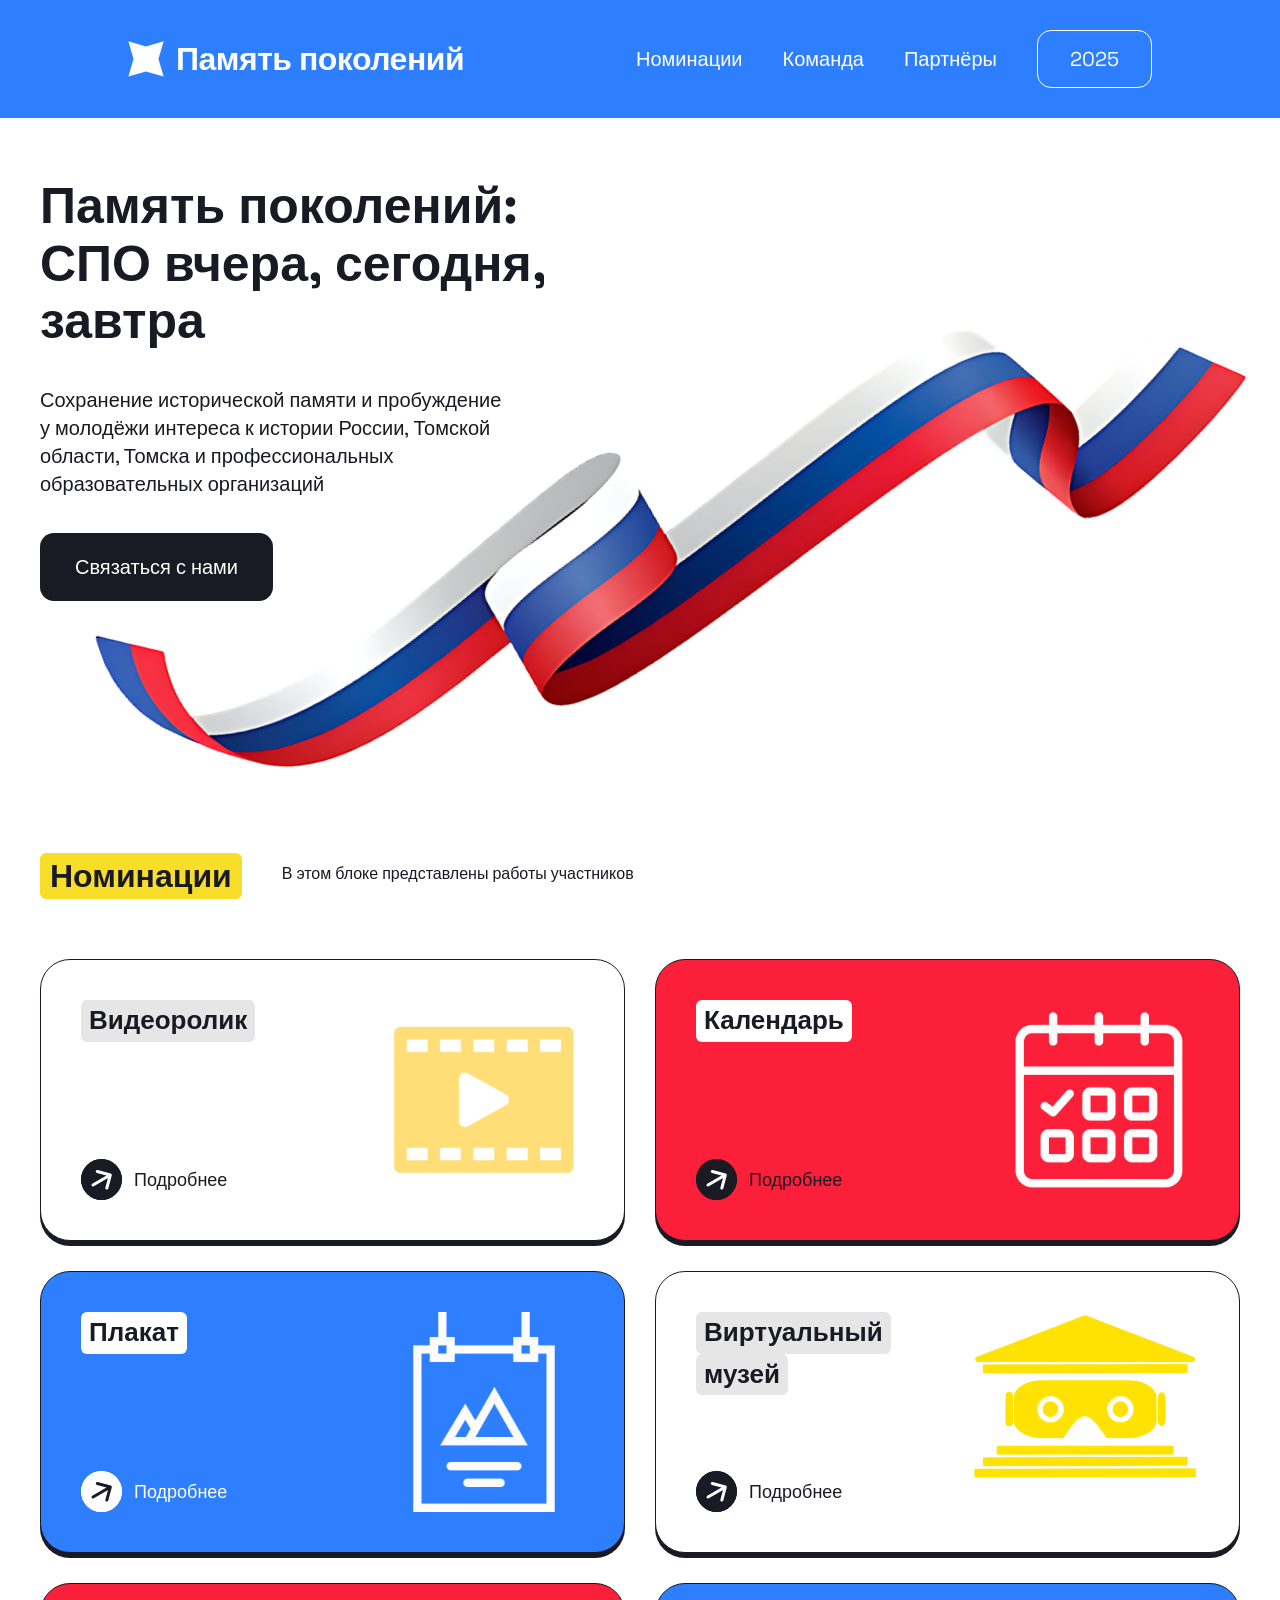
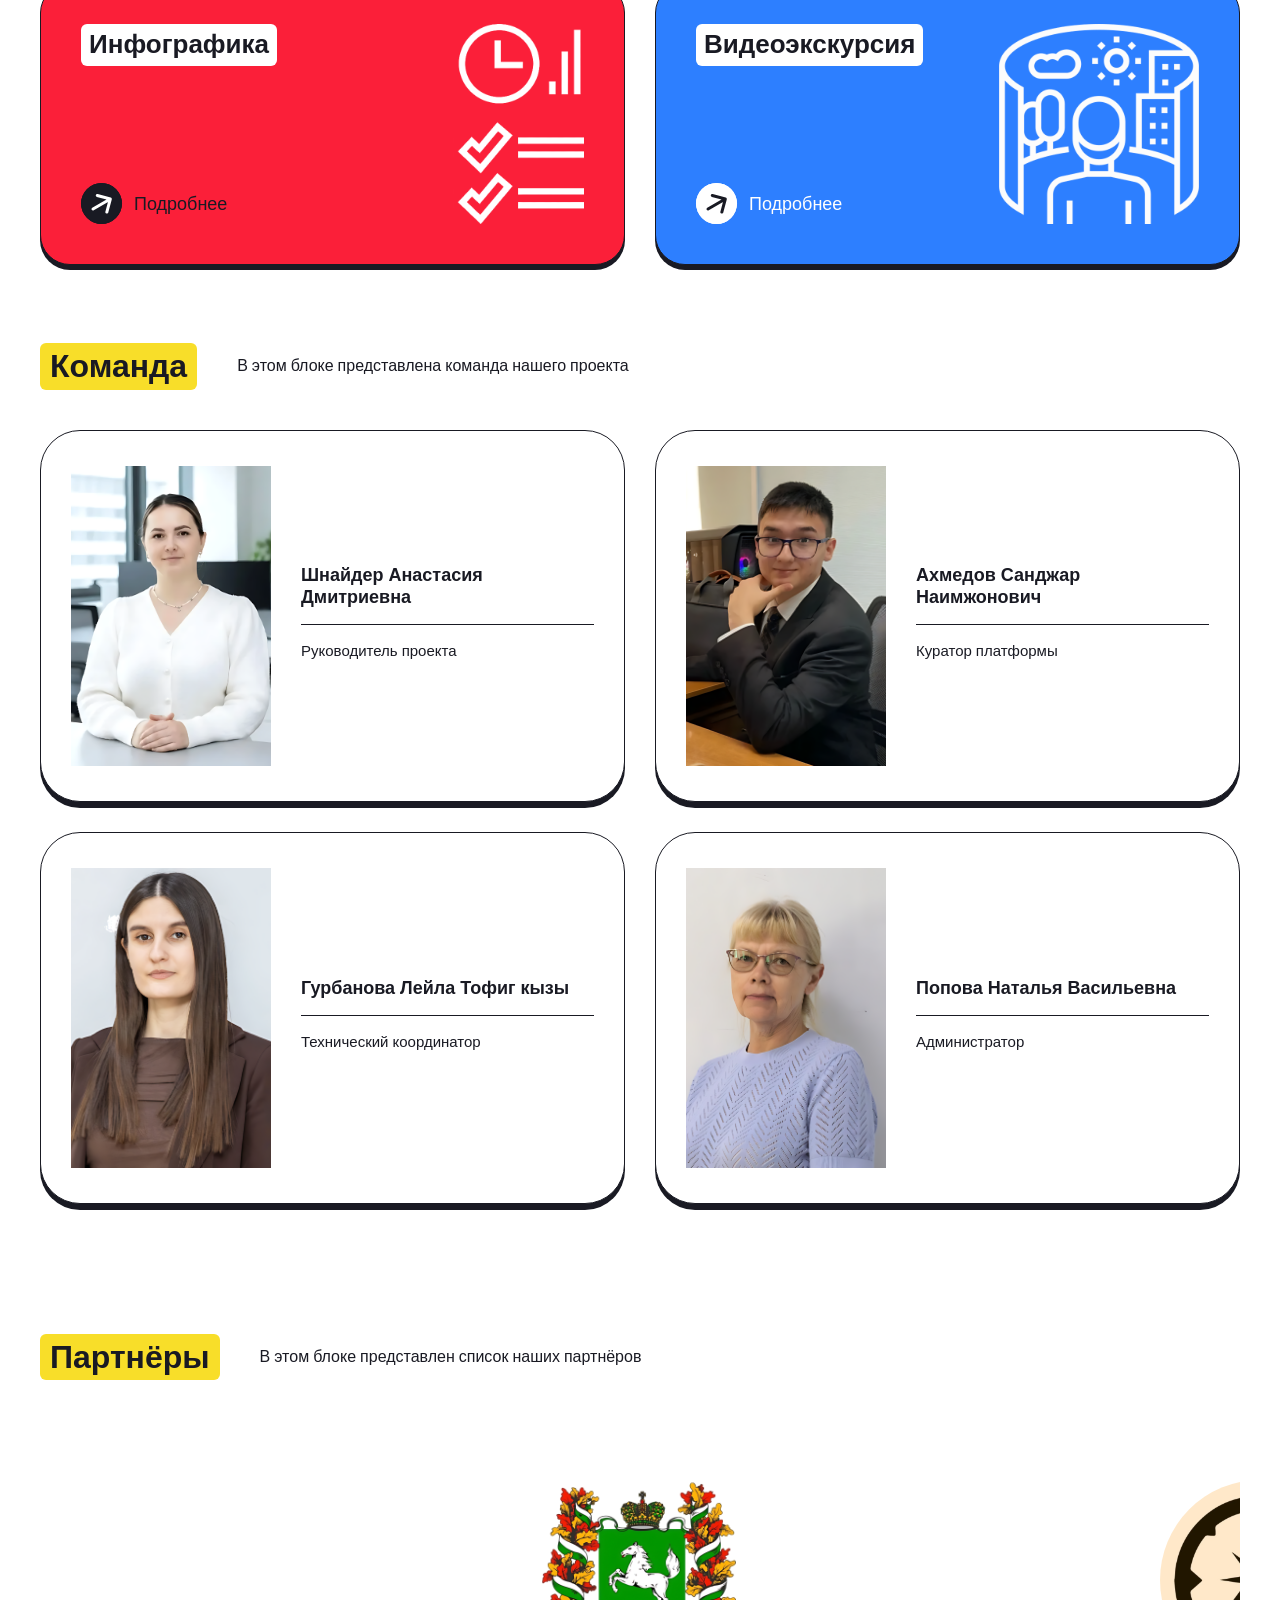
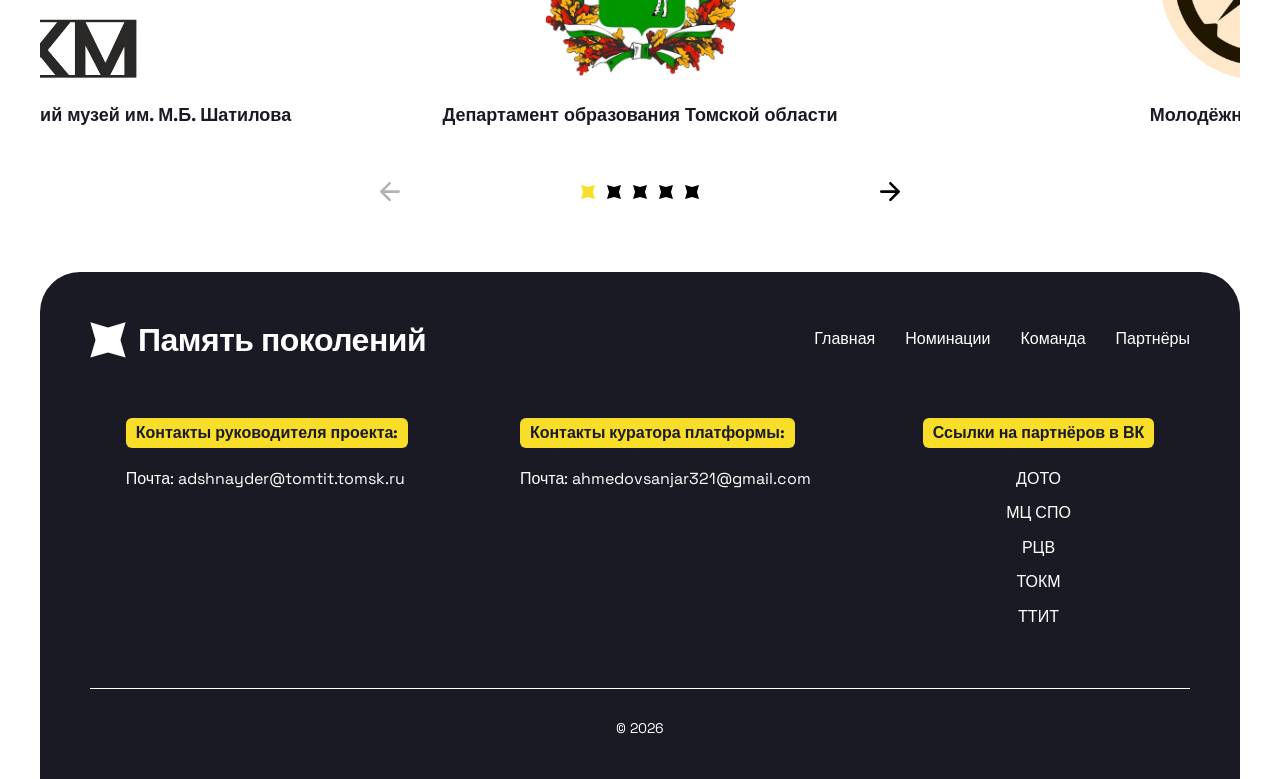
<file: index.html>
<!DOCTYPE html>
<html lang="ru">
<head>
    <meta charset="UTF-8">
    <meta name="viewport" content="width=device-width, initial-scale=1.0">
    <title>Память поколений</title>
    <link rel="stylesheet" href="styles/main.css">
</head>
<body data-year="2026">

<header class="header">
    <div class="header__container">
        <a href="index.html" class="header__logo">
            <img src="images/mainBlock/star-icon-header.svg" alt="Память поколений" class="header__logo-img">
            <span class="header__logo-text">Память поколений</span>
        </a>

        <button class="header__burger" aria-label="Menu">
            <span></span>
            <span></span>
            <span></span>
        </button>

        <nav class="header__nav">
            <ul class="header__menu">
                <li><a href="#services" class="header__link">Номинации</a></li>
                <li><a href="#team" class="header__link">Команда</a></li>
                <li><a href="#testimonials" class="header__link">Партнёры</a></li>
                <li><a href="2025/index2.html" class="header__btn">2025</a></li>
            </ul>
        </nav>
    </div>
</header>

<main>
    <section class="hero">
        <div class="hero__container">
            <div class="hero__content">
                <h1 class="hero__title">Память поколений: СПО вчера, сегодня, завтра</h1>
                <p class="hero__description">Сохранение исторической памяти и пробуждение у молодёжи интереса к истории России, Томской области, Томска и профессиональных образовательных организаций</p>
                <a href="#contactAD" class="hero__button">Связаться с нами</a>
            </div>
            <div class="hero__image">
                <img src="images/mainBlock/rus-flag.svg" alt="Digital marketing">
            </div>
        </div>
    </section>

<!--    <section class="brands">-->
<!--        <div class="brands__strip">-->
<!--            <div class="brands__track">-->
<!--                <div class="brands__set">-->
<!--                    <span class="brands__separator"><img src="images/mainBlock/star-icon-header.svg" alt="звезда"></span>-->
<!--                    <a href="#" class="brands__link"><img src="images/mainBlock/DO-TO.svg" alt="Департамент Образования Томской Области" class="brands__logo"></a>-->
<!--                    <span class="brands__separator"><img src="images/mainBlock/star-icon-header.svg" alt="звезда"></span>-->
<!--                    <a href="#" class="brands__link"><img src="images/mainBlock/TOKM.svg" alt="Томский Областной Краеведческий Музей" class="brands__logo"></a>-->
<!--                    <span class="brands__separator"><img src="images/mainBlock/star-icon-header.svg" alt="звезда"></span>-->
<!--                    <a href="#" class="brands__link"><img src="images/mainBlock/RCV.svg" alt="Региональный Центр Воспитания" class="brands__logo"></a>-->
<!--                    <span class="brands__separator"><img src="images/mainBlock/star-icon-header.svg" alt="звезда"></span>-->
<!--                    <a href="#" class="brands__link"><img src="images/mainBlock/TTIT.svg" alt="Томский техникум информационных технологий" class="brands__logo"></a>-->
<!--                    <span class="brands__separator"><img src="images/mainBlock/star-icon-header.svg" alt="звезда"></span>-->
<!--                    <a href="#" class="brands__link"><img src="images/mainBlock/MCSPO.svg" alt="Молодёжный центр" class="brands__logo"></a>-->
<!--                </div>-->

<!--                <div class="brands__set" aria-hidden="true">-->
<!--                    <span class="brands__separator"><img src="images/mainBlock/star-icon-header.svg" alt="звезда"></span>-->
<!--                    <a href="#" class="brands__link" tabindex="-1"><img src="images/mainBlock/DO-TO.svg" alt="Департамент Образования Томской Области" class="brands__logo"></a>-->
<!--                    <span class="brands__separator"><img src="images/mainBlock/star-icon-header.svg" alt="звезда"></span>-->
<!--                    <a href="#" class="brands__link" tabindex="-1"><img src="images/mainBlock/TOKM.svg" alt="Томский Областной Краеведческий Музей" class="brands__logo"></a>-->
<!--                    <span class="brands__separator"><img src="images/mainBlock/star-icon-header.svg" alt="звезда"></span>-->
<!--                    <a href="#" class="brands__link" tabindex="-1"><img src="images/mainBlock/RCV.svg" alt="Региональный Центр Воспитания" class="brands__logo"></a>-->
<!--                    <span class="brands__separator"><img src="images/mainBlock/star-icon-header.svg" alt="звезда"></span>-->
<!--                    <a href="#" class="brands__link" tabindex="-1"><img src="images/mainBlock/TTIT.svg" alt="Томский техникум информационных технологий" class="brands__logo"></a>-->
<!--                    <span class="brands__separator"><img src="images/mainBlock/star-icon-header.svg" alt="звезда"></span>-->
<!--                    <a href="#" class="brands__link" tabindex="-1"><img src="images/mainBlock/MCSPO.svg" alt="Молодёжный центр" class="brands__logo"></a>-->
<!--                    <span class="brands__separator"><img src="images/mainBlock/star-icon-header.svg" alt="звезда"></span>-->
<!--                </div>-->
<!--            </div>-->
<!--        </div>-->
<!--    </section>-->

    <section id="services" class="services">
        <div class="services__container">
            <div class="services__header">
                <h2 class="services__title">Номинации</h2>
                <p class="services__description">В этом блоке представлены работы участников</p>
            </div>

            <div class="services__grid">
                <div class="services__card services__card--light">
                    <div class="services__card-info">
                        <h3 class="services__card-title services__card-title--primary">Видеоролик</h3>
                        <a href="video.html" class="services__card-link">
                            <span class="services__card-icon">
                                <img src="images/Services/black-green-arrow.svg" alt="переход к номинации" class="services__card-icon-img">
                            </span>
                            <span class="services__card-link-text">Подробнее</span>
                        </a>
                    </div>
                    <div class="services__card-image">
                        <img src="images/Services/video.svg" alt="video">
                    </div>
                </div>

                <div class="services__card services__card--primary">
                    <div class="services__card-info">
                        <h3 class="services__card-title services__card-title--white">Календарь</h3>
                        <a href="calendar.html" class="services__card-link">
                            <span class="services__card-icon">
                                <img src="images/Services/black-green-arrow.svg" alt="переход к номинации" class="services__card-icon-img">
                            </span>
                            <span class="services__card-link-text">Подробнее</span>
                        </a>
                    </div>
                    <div class="services__card-image">
                        <img src="images/Services/kalendar.svg" alt="kalendar">
                    </div>
                </div>

                <div class="services__card services__card--dark">
                    <div class="services__card-info">
                        <h3 class="services__card-title services__card-title--white">Плакат</h3>
                        <a href="poster.html" class="services__card-link">
                            <span class="services__card-icon">
                                <img src="images/Services/white-green-arrow.svg" alt="переход к номинации" class="services__card-icon-img">
                            </span>
                            <span class="services__card-link-text">Подробнее</span>
                        </a>
                    </div>
                    <div class="services__card-image">
                        <img src="images/Services/plakat.svg" alt="poster">
                    </div>
                </div>

                <div class="services__card services__card--light">
                    <div class="services__card-info">
                        <div>
                            <h3 class="services__card-title services__card-title--primary">Виртуальный</h3>
                            <p class="services__card-title services__card-title--primary">музей</p>
                        </div>
                        <a href="museum.html" class="services__card-link">
                            <span class="services__card-icon">
                                <img src="images/Services/black-green-arrow.svg" alt="переход к номинации" class="services__card-icon-img">
                            </span>
                            <span class="services__card-link-text">Подробнее</span>
                        </a>
                    </div>
                    <div class="services__card-image">
                        <img src="images/Services/virtual-museam.svg" alt="virtual muzeam">
                    </div>
                </div>

                <div class="services__card services__card--primary">
                    <div class="services__card-info">
                        <h3 class="services__card-title services__card-title--white">Инфографика</h3>
                        <a href="infographic.html" class="services__card-link">
                            <span class="services__card-icon">
                                <img src="images/Services/black-green-arrow.svg" alt="переход к номинации" class="services__card-icon-img">
                            </span>
                            <span class="services__card-link-text">Подробнее</span>
                        </a>
                    </div>
                    <div class="services__card-image">
                        <img src="images/Services/infographica.svg" alt="infographic">
                    </div>
                </div>

                <div class="services__card services__card--dark">
                    <div class="services__card-info">
                        <h3 class="services__card-title services__card-title--white">Видеоэкскурсия</h3>
                        <a href="excursion.html" class="services__card-link">
                            <span class="services__card-icon">
                                <img src="images/Services/white-green-arrow.svg" alt="переход к номинации" class="services__card-icon-img">
                            </span>
                            <span class="services__card-link-text">Подробнее</span>
                        </a>
                    </div>
                    <div class="services__card-image">
                        <img src="images/Services/video-ekskurs.svg" alt="video ekskurs">
                    </div>
                </div>


<!--                <div class="services__card services__card&#45;&#45;primary">-->
<!--                    <div class="services__card-info">-->
<!--                        <h3 class="services__card-title services__card-title&#45;&#45;white">Pay-per-click<br>advertising</h3>-->
<!--                        <a href="#" class="services__card-link">-->
<!--                            <span class="services__card-icon">-->
<!--                                <img src="images/Services/black-green-arrow.svg" alt="переход к номинации" class="services__card-icon-img">-->
<!--                            </span>-->
<!--                            <span class="services__card-link-text">Подробнее</span>-->
<!--                        </a>-->
<!--                    </div>-->
<!--                    <div class="services__card-image">-->
<!--                        <img src="images/Services/2.svg" alt="PPC">-->
<!--                    </div>-->
<!--                </div>-->

            </div>
        </div>
    </section>

<!--    <section id="process" class="process">-->
<!--        <div class="process__container">-->
<!--            <div class="process__header">-->
<!--                <h2 class="process__title">Our Working Process</h2>-->
<!--                <p class="process__description">Step-by-Step Guide to Achieving Your Business Goals</p>-->
<!--            </div>-->

<!--            <div class="process__list">-->
<!--                <div class="process__item process__item&#45;&#45;active">-->
<!--                    <div class="process__item-header">-->
<!--                        <div class="process__item-meta">-->
<!--                            <span class="process__item-number">01</span>-->
<!--                            <h3 class="process__item-title">Consultation</h3>-->
<!--                        </div>-->
<!--                        <button class="process__item-toggle" aria-label="Toggle">-->
<!--                            <img src="images/WorkingProcess/minus.svg" alt="" class="process__item-icon">-->
<!--                        </button>-->
<!--                    </div>-->
<!--                    <div class="process__item-body">-->
<!--                        <hr class="process__item-line">-->
<!--                        <p class="process__item-text">During the initial consultation, we will discuss your business goals and objectives, target audience, and current marketing efforts. This will allow us to understand your needs and tailor our services to best fit your requirements.</p>-->
<!--                    </div>-->
<!--                </div>-->

<!--                <div class="process__item">-->
<!--                    <div class="process__item-header">-->
<!--                        <div class="process__item-meta">-->
<!--                            <span class="process__item-number">02</span>-->
<!--                            <h3 class="process__item-title">Research and Strategy Development</h3>-->
<!--                        </div>-->
<!--                        <button class="process__item-toggle" aria-label="Toggle">-->
<!--                            <img src="images/WorkingProcess/plus.svg" alt="" class="process__item-icon">-->
<!--                        </button>-->
<!--                    </div>-->
<!--                    <div class="process__item-body">-->
<!--                        <hr class="process__item-line">-->
<!--                        <p class="process__item-text">During the initial consultation, we will discuss your business goals and objectives, target audience, and current marketing efforts. This will allow us to understand your needs and tailor our services to best fit your requirements.</p>-->
<!--                    </div>-->
<!--                </div>-->

<!--                <div class="process__item">-->
<!--                    <div class="process__item-header">-->
<!--                        <div class="process__item-meta">-->
<!--                            <span class="process__item-number">03</span>-->
<!--                            <h3 class="process__item-title">Implementation</h3>-->
<!--                        </div>-->
<!--                        <button class="process__item-toggle" aria-label="Toggle">-->
<!--                            <img src="images/WorkingProcess/plus.svg" alt="" class="process__item-icon">-->
<!--                        </button>-->
<!--                    </div>-->
<!--                    <div class="process__item-body">-->
<!--                        <hr class="process__item-line">-->
<!--                        <p class="process__item-text">During the initial consultation, we will discuss your business goals and objectives, target audience, and current marketing efforts. This will allow us to understand your needs and tailor our services to best fit your requirements.</p>-->
<!--                    </div>-->
<!--                </div>-->

<!--                <div class="process__item">-->
<!--                    <div class="process__item-header">-->
<!--                        <div class="process__item-meta">-->
<!--                            <span class="process__item-number">04</span>-->
<!--                            <h3 class="process__item-title">Monitoring and Optimization</h3>-->
<!--                        </div>-->
<!--                        <button class="process__item-toggle" aria-label="Toggle">-->
<!--                            <img src="images/WorkingProcess/plus.svg" alt="" class="process__item-icon">-->
<!--                        </button>-->
<!--                    </div>-->
<!--                    <div class="process__item-body">-->
<!--                        <hr class="process__item-line">-->
<!--                        <p class="process__item-text">During the initial consultation, we will discuss your business goals and objectives, target audience, and current marketing efforts. This will allow us to understand your needs and tailor our services to best fit your requirements.</p>-->
<!--                    </div>-->
<!--                </div>-->

<!--                <div class="process__item">-->
<!--                    <div class="process__item-header">-->
<!--                        <div class="process__item-meta">-->
<!--                            <span class="process__item-number">05</span>-->
<!--                            <h3 class="process__item-title">Reporting and Communication</h3>-->
<!--                        </div>-->
<!--                        <button class="process__item-toggle" aria-label="Toggle">-->
<!--                            <img src="images/WorkingProcess/plus.svg" alt="" class="process__item-icon">-->
<!--                        </button>-->
<!--                    </div>-->
<!--                    <div class="process__item-body">-->
<!--                        <hr class="process__item-line">-->
<!--                        <p class="process__item-text">During the initial consultation, we will discuss your business goals and objectives, target audience, and current marketing efforts. This will allow us to understand your needs and tailor our services to best fit your requirements.</p>-->
<!--                    </div>-->
<!--                </div>-->

<!--                <div class="process__item">-->
<!--                    <div class="process__item-header">-->
<!--                        <div class="process__item-meta">-->
<!--                            <span class="process__item-number">06</span>-->
<!--                            <h3 class="process__item-title">Continual Improvement</h3>-->
<!--                        </div>-->
<!--                        <button class="process__item-toggle" aria-label="Toggle">-->
<!--                            <img src="images/WorkingProcess/plus.svg" alt="" class="process__item-icon">-->
<!--                        </button>-->
<!--                    </div>-->
<!--                    <div class="process__item-body">-->
<!--                        <hr class="process__item-line">-->
<!--                        <p class="process__item-text">During the initial consultation, we will discuss your business goals and objectives, target audience, and current marketing efforts. This will allow us to understand your needs and tailor our services to best fit your requirements.</p>-->
<!--                    </div>-->
<!--                </div>-->
<!--            </div>-->
<!--        </div>-->
<!--    </section>-->

    <section id="team" class="team">
        <div class="team__container">
            <div class="team__header">
                <h2 class="team__title">Команда</h2>
                <p class="team__description">В этом блоке представлена команда нашего проекта</p>
            </div>

            <div class="team__grid">
                <div class="team__card">
                    <div class="team__card-header">
                        <div class="team__card-avatar">
                            <img src="images/Team/Anastasia-Dmitrievna.png" alt="Руководитель проекта">
                        </div>
                        <div class="team__card-info">
                            <h3 class="team__card-name">Шнайдер Анастасия Дмитриевна</h3>
                            <hr class="team__card-line">
                            <p class="team__card-text">Руководитель проекта</p>
                        </div>
                    </div>
                </div>

                <div class="team__card">
                    <div class="team__card-header">
                        <div class="team__card-avatar">
                            <img src="images/Team/Sanjar.png" alt="Куратор платформы">
                        </div>
                        <div class="team__card-info">
                            <h3 class="team__card-name">Ахмедов Санджар Наимжонович</h3>
                            <hr class="team__card-line">
                            <p class="team__card-text">Куратор платформы</p>
                        </div>
                    </div>

                </div>

                <div class="team__card">
                    <div class="team__card-header">
                        <div class="team__card-avatar">
                            <img src="images/Team/Leila-Tofog-kizi.png" alt="Технический координатор">
                        </div>
                        <div class="team__card-info">
                            <h3 class="team__card-name">Гурбанова Лейла Тофиг кызы</h3>
                            <hr class="team__card-line">
                            <p class="team__card-text">Технический координатор</p>
                        </div>
                    </div>
                </div>

                <div class="team__card">
                    <div class="team__card-header">
                        <div class="team__card-avatar">
                            <img src="images/Team/Natalia-Vasilevna.png" alt="Администратор">
                        </div>
                        <div class="team__card-info">
                            <h3 class="team__card-name">Попова Наталья Васильевна</h3>
                            <hr class="team__card-line">
                            <p class="team__card-text">Администратор</p>
                        </div>
                    </div>
                </div>
            </div>
        </div>
    </section>

<section id="testimonials" class="testimonials">
    <div class="testimonials__container">
        <div class="testimonials__header">
            <h2 class="testimonials__title">Партнёры</h2>
            <p class="testimonials__description">В этом блоке представлен список наших партнёров</p>
        </div>

        <div class="testimonials__slider-wrap">
            <div class="testimonials__slider">
                <div class="testimonials__card">
                    <img src="images/Testimonials/DO-TO.svg" alt="Департамент образования Томской области">
                    <div class="testimonials__card-meta">
                        <cite class="testimonials__card-author">Департамент образования Томской области</cite>
                    </div>
                </div>

                <div class="testimonials__card">
                    <img src="images/Testimonials/MCSPO.svg" alt="Молодёжный центр СПО">
                    <div class="testimonials__card-meta">
                        <cite class="testimonials__card-author">Молодёжный центр СПО</cite>
                    </div>
                </div>

                <div class="testimonials__card">
                    <img src="images/Testimonials/RCV.svg" alt="ОГБУДПО «Региональный центр воспитания»">
                    <div class="testimonials__card-meta">
                        <cite class="testimonials__card-author">ОГБУДПО «Региональный центр воспитания»</cite>
                    </div>
                </div>

                <div class="testimonials__card">
                    <img src="images/Testimonials/TTIT.svg" alt="ОГБПОУ «Томский техникум информационных технологий»">
                    <div class="testimonials__card-meta">
                        <cite class="testimonials__card-author">ОГБПОУ «Томский техникум информационных технологий»</cite>
                    </div>
                </div>

                <div class="testimonials__card">
                    <img src="images/Testimonials/TOKM.svg" alt="Томский областной краеведческий музей им. М.Б. Шатилова">
                    <div class="testimonials__card-meta">
                        <cite class="testimonials__card-author">Томский областной краеведческий музей им. М.Б. Шатилова</cite>
                    </div>
                </div>
            </div>

            <div class="testimonials__controls">
                <button class="testimonials__arrow testimonials__arrow--prev" aria-label="Previous">
                    <img src="images/Testimonials/Arrow-left.svg" alt="Предыдущий партнёр">
                </button>
                <div class="testimonials__dots">
                    <span class="testimonials__dot testimonials__dot--active"></span>
                    <span class="testimonials__dot"></span>
                    <span class="testimonials__dot"></span>
                    <span class="testimonials__dot"></span>
                    <span class="testimonials__dot"></span>
                </div>
                <button class="testimonials__arrow testimonials__arrow--next" aria-label="Next">
                    <img src="images/Testimonials/Arrow-right.svg" alt="Следующий партнёр">
                </button>
            </div>
        </div>
    </div>
</section>
</main>

<footer class="footer">
    <div class="footer__container">
        <div class="footer__top">
            <a href="index.html" class="header__logo">
                <img src="images/mainBlock/star-icon-header.svg" alt="Память поколений" class="header__logo-img">
                <span class="header__logo-text">Память поколений</span>
            </a>
            <nav class="footer__nav">
                <ul class="footer__menu">
                    <li><a href="#" class="footer__link">Главная</a></li>
                    <li><a href="#" class="footer__link">Номинации</a></li>
                    <li><a href="#" class="footer__link">Команда</a></li>
                    <li><a href="#" class="footer__link">Партнёры</a></li>
                </ul>
            </nav>
        </div>

        <div class="footer__middle">
            <div class="footer__contact" id="contactAD">
                <span class="footer__contact-label">Контакты руководителя проекта:</span>
                <ul class="footer__contact-list">
                    <li>Почта: <a href="mailto:adshnayder@tomtit.tomsk.ru">adshnayder@tomtit.tomsk.ru</a></li>
                </ul>
            </div>
            <div class="footer__contact" id="contactSN">
                <span class="footer__contact-label">Контакты куратора платформы:</span>
                <ul class="footer__contact-list">
                    <li>Почта: <a href="mailto:ahmedovsanjar321@gmail.com">ahmedovsanjar321@gmail.com</a></li>
                </ul>
            </div>
            <div class="footer__contact" id="contactsVK">
                <span class="footer__contact-label">Ссылки на партнёров в ВК</span>
                <ul class="footer__contact-list">
                    <li><a href="https://vk.ru/doto.tomsk" target="_blank">ДОТО</a></li>
                    <li><a href="https://vk.ru/mc_spo?ysclid=muyhh6howz374140656" target="_blank">МЦ СПО</a></li>
                    <li><a href="https://vk.ru/rcv_tomsk?ysclid=muyhjwmed8362297539" target="_blank">РЦВ</a></li>
                    <li><a href="https://vk.ru/tomskmuseum?ysclid=muyhkl028502593613" target="_blank">ТОКМ</a></li>
                    <li><a href="https://vk.ru/tomtit70?ysclid=muyhl54r2o8533521" target="_blank">ТТИТ</a></li>
                </ul>
            </div>
        </div>

        <hr class="footer__line">

        <div class="footer__bottom">
            <p>© 2026</p>
<!--            <a href="#">Privacy Policy</a>-->
        </div>
    </div>
</footer>


<script src="scripts/year.js"></script>
<script src="scripts/slider.js"></script>
<script src="scripts/process.js"></script>
<script src="scripts/main.js"></script>

</body>
</html>
</file>
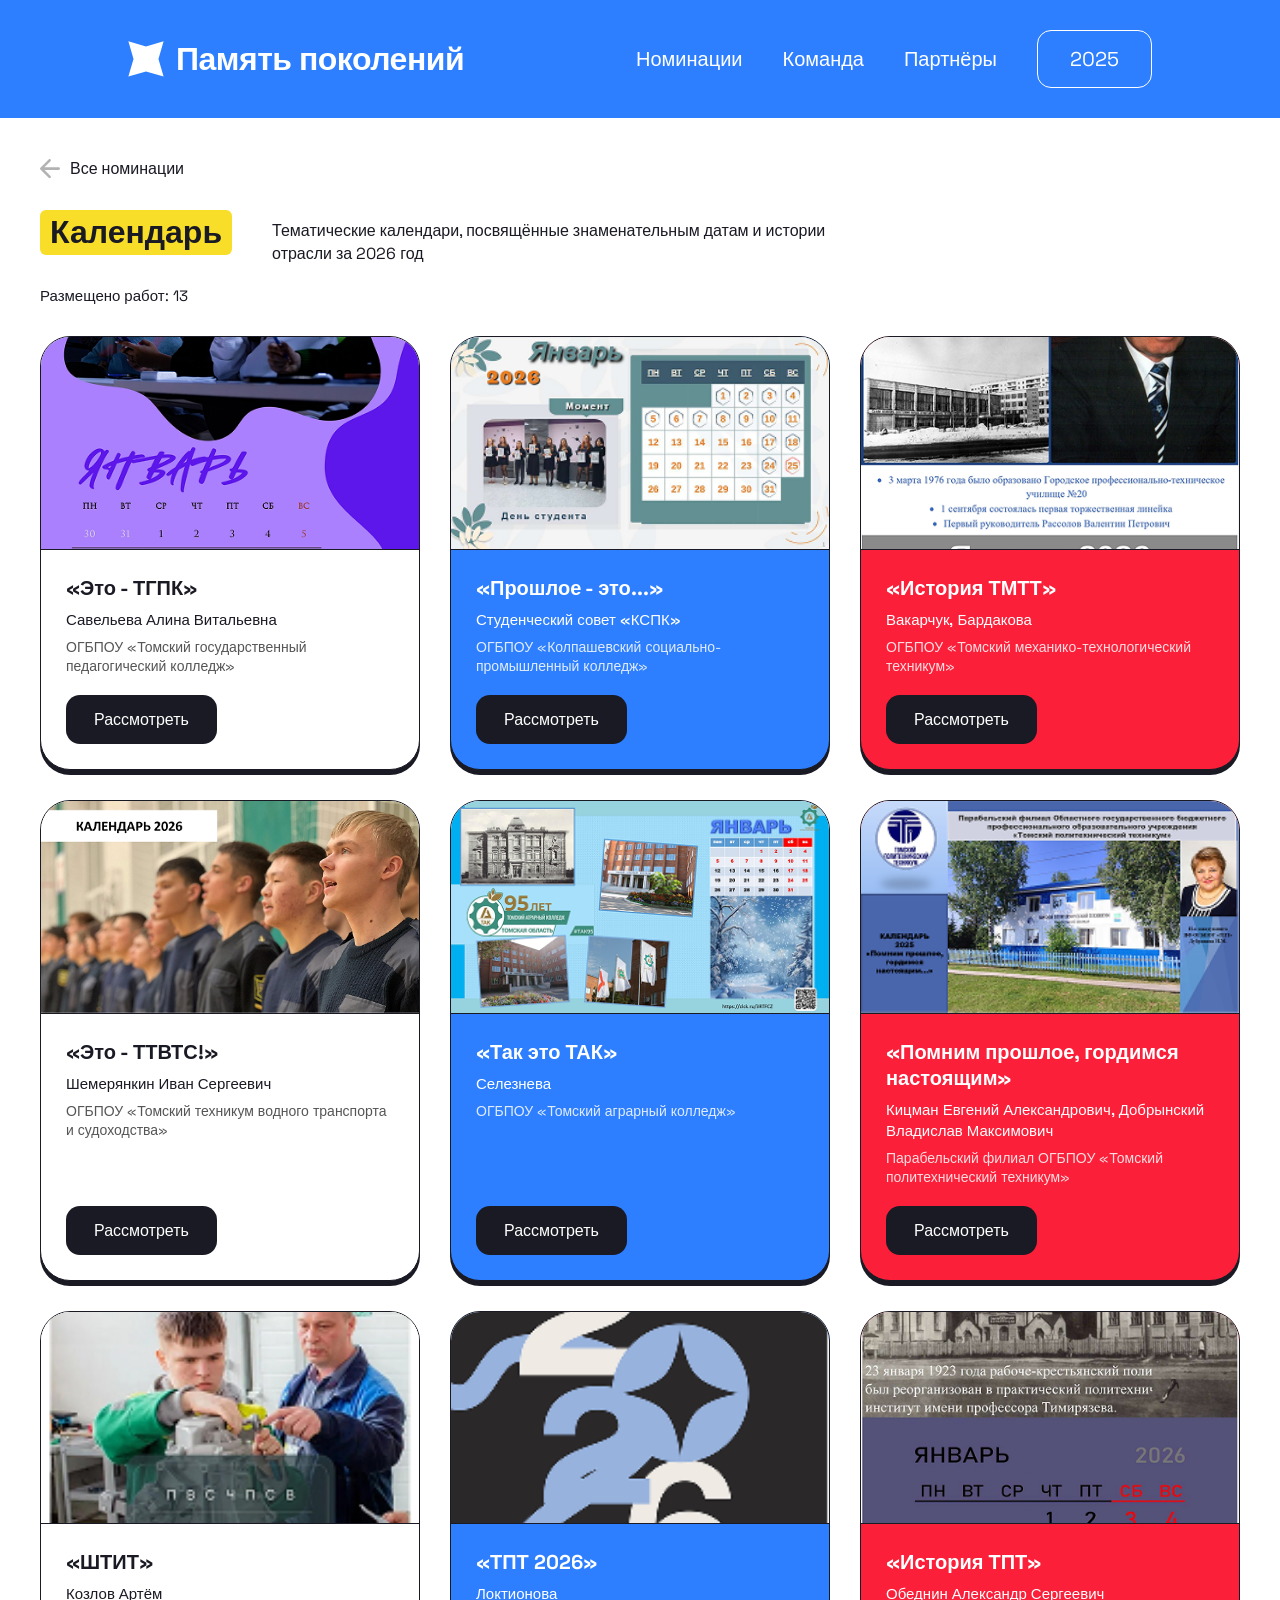
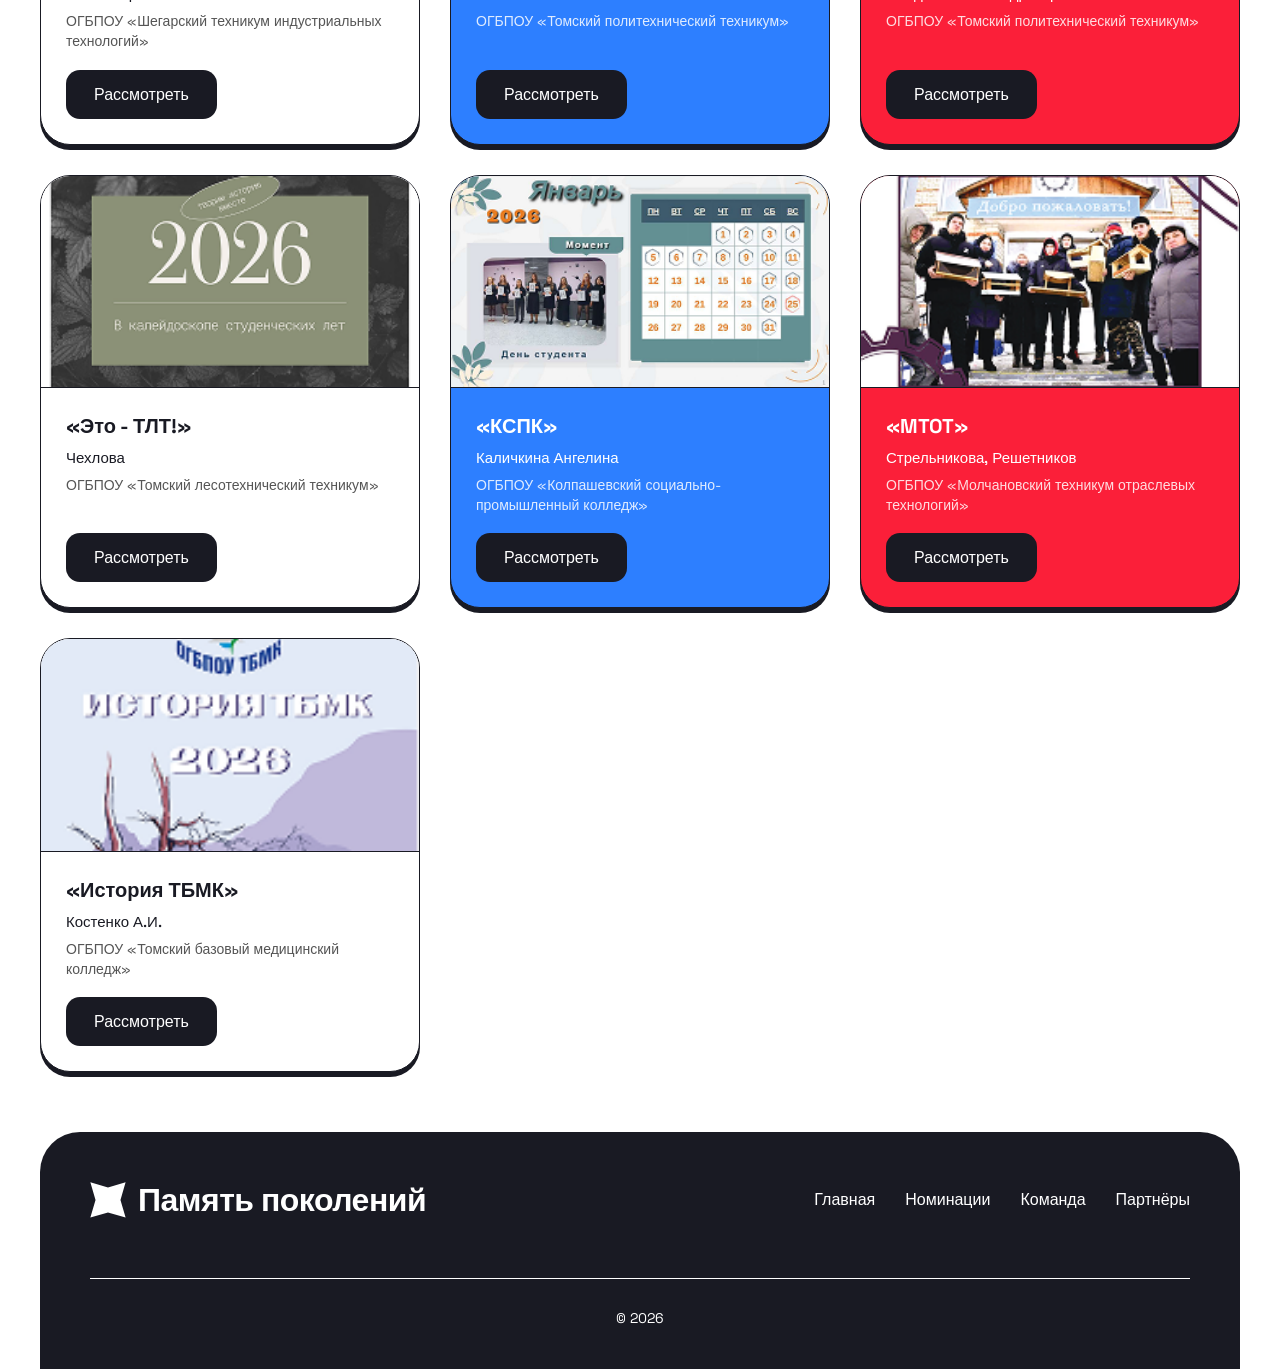
<file: calendar.html>
<!DOCTYPE html>
<html lang="ru">
<head>
    <meta charset="UTF-8">
    <meta name="viewport" content="width=device-width, initial-scale=1.0">
    <title>Конкурсные работы — Память поколений</title>
    <link rel="stylesheet" href="styles/main.css">
    <link rel="stylesheet" href="styles/materials.css">
</head>
<body data-nomination="calendar" data-year="2026">

<header class="header">
    <div class="header__container">
        <a href="index.html" class="header__logo">
            <img src="images/mainBlock/star-icon-header.svg" alt="Память поколений" class="header__logo-img">
            <span class="header__logo-text">Память поколений</span>
        </a>

        <button class="header__burger" aria-label="Menu">
            <span></span>
            <span></span>
            <span></span>
        </button>

        <nav class="header__nav">
            <ul class="header__menu">
                <li><a href="index.html#services" class="header__link">Номинации</a></li>
                <li><a href="index.html#team" class="header__link">Команда</a></li>
                <li><a href="index.html#testimonials" class="header__link">Партнёры</a></li>
                <li><a href="2025/calendar2.html" class="header__btn">2025</a></li>
            </ul>
        </nav>
    </div>
</header>

<main>
    <section class="materials-hero">
        <div class="materials-hero__container">
            <a href="index.html#services" class="materials-hero__back">
                <img src="images/Testimonials/Arrow-left.svg" alt="Назад к номинациям">
                <span>Все номинации</span>
            </a>
            <div class="materials-hero__header">
                <h1 class="materials-hero__label" id="nominationLabel">Видеоролик</h1>
                <p class="materials-hero__description" id="nominationDescription"></p>
            </div>
            <p class="materials-hero__count" id="worksCount"></p>
        </div>
    </section>

    <section class="works">
        <div class="works__container">
            <div class="works__grid" id="worksGrid">
            </div>
        </div>
    </section>
</main>

<div class="work-modal" id="workModal" aria-hidden="true">
    <div class="work-modal__overlay" id="workModalOverlay"></div>
    <div class="work-modal__card">
        <button class="work-modal__close" id="workModalClose" aria-label="Закрыть">
            <img src="images/WorkingProcess/plus.svg" alt="">
        </button>
        <h3 class="work-modal__title" id="workModalTitle"></h3>
        <div class="work-modal__media" id="workModalMedia"></div>
        <div class="work-modal__meta" id="workModalMeta"></div>
    </div>
</div>

<footer class="footer">
    <div class="footer__container">
        <div class="footer__top">
            <a href="index.html" class="header__logo">
                <img src="images/mainBlock/star-icon-header.svg" alt="Память поколений" class="header__logo-img">
                <span class="header__logo-text">Память поколений</span>
            </a>
            <nav class="footer__nav">
                <ul class="footer__menu">
                    <li><a href="index.html" class="footer__link">Главная</a></li>
                    <li><a href="index.html#services" class="footer__link">Номинации</a></li>
                    <li><a href="index.html#team" class="footer__link">Команда</a></li>
                    <li><a href="index.html#testimonials" class="footer__link">Партнёры</a></li>
                </ul>
            </nav>
        </div>

        <hr class="footer__line">

        <div class="footer__bottom">
            <p>© 2026</p>
        </div>
    </div>
</footer>

<script src="scripts/main.js"></script>
<script src="scripts/year.js"></script>
<script src="scripts/materials.js"></script>

</body>
</html>
</file>
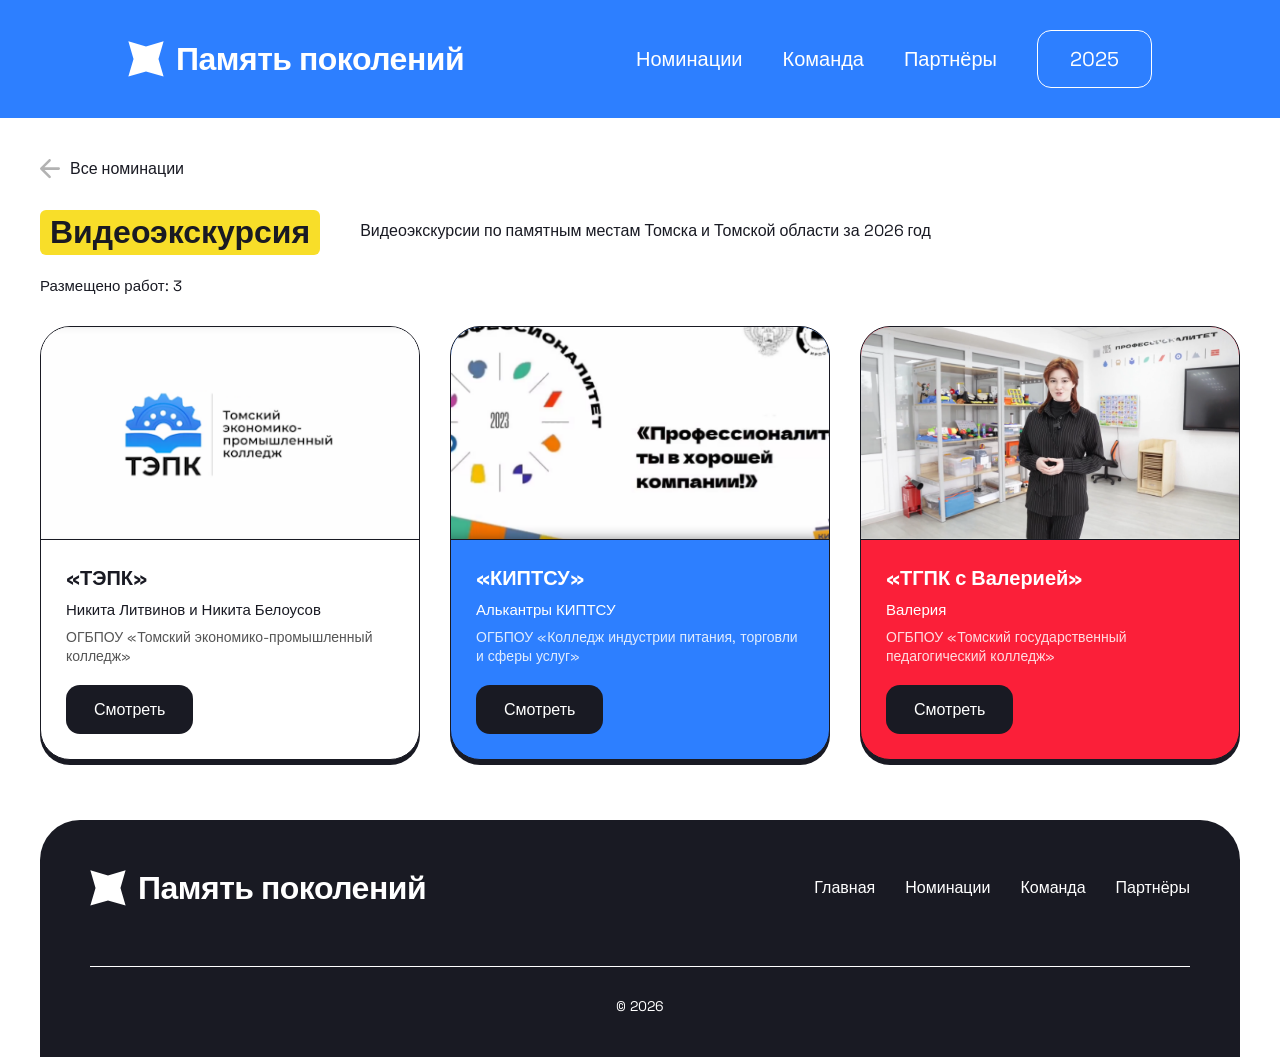
<file: excursion.html>
<!DOCTYPE html>
<html lang="ru">
<head>
    <meta charset="UTF-8">
    <meta name="viewport" content="width=device-width, initial-scale=1.0">
    <title>Конкурсные работы — Память поколений</title>
    <link rel="stylesheet" href="styles/main.css">
    <link rel="stylesheet" href="styles/materials.css">
</head>
<body data-nomination="excursion" data-year="2026">

<header class="header">
    <div class="header__container">
        <a href="index.html" class="header__logo">
            <img src="images/mainBlock/star-icon-header.svg" alt="Память поколений" class="header__logo-img">
            <span class="header__logo-text">Память поколений</span>
        </a>

        <button class="header__burger" aria-label="Menu">
            <span></span>
            <span></span>
            <span></span>
        </button>

        <nav class="header__nav">
            <ul class="header__menu">
                <li><a href="index.html#services" class="header__link">Номинации</a></li>
                <li><a href="index.html#team" class="header__link">Команда</a></li>
                <li><a href="index.html#testimonials" class="header__link">Партнёры</a></li>
                <li><a href="2025/excursion2.html" class="header__btn">2025</a></li>
            </ul>
        </nav>
    </div>
</header>

<main>
    <section class="materials-hero">
        <div class="materials-hero__container">
            <a href="index.html#services" class="materials-hero__back">
                <img src="images/Testimonials/Arrow-left.svg" alt="Назад к номинациям">
                <span>Все номинации</span>
            </a>
            <div class="materials-hero__header">
                <h1 class="materials-hero__label" id="nominationLabel">Видеоролик</h1>
                <p class="materials-hero__description" id="nominationDescription"></p>
            </div>
            <p class="materials-hero__count" id="worksCount"></p>
        </div>
    </section>

    <section class="works">
        <div class="works__container">
            <div class="works__grid" id="worksGrid">
            </div>
        </div>
    </section>
</main>

<div class="work-modal" id="workModal" aria-hidden="true">
    <div class="work-modal__overlay" id="workModalOverlay"></div>
    <div class="work-modal__card">
        <button class="work-modal__close" id="workModalClose" aria-label="Закрыть">
            <img src="images/WorkingProcess/plus.svg" alt="">
        </button>
        <h3 class="work-modal__title" id="workModalTitle"></h3>
        <div class="work-modal__media" id="workModalMedia"></div>
        <div class="work-modal__meta" id="workModalMeta"></div>
    </div>
</div>

<footer class="footer">
    <div class="footer__container">
        <div class="footer__top">
            <a href="index.html" class="header__logo">
                <img src="images/mainBlock/star-icon-header.svg" alt="Память поколений" class="header__logo-img">
                <span class="header__logo-text">Память поколений</span>
            </a>
            <nav class="footer__nav">
                <ul class="footer__menu">
                    <li><a href="index.html" class="footer__link">Главная</a></li>
                    <li><a href="index.html#services" class="footer__link">Номинации</a></li>
                    <li><a href="index.html#team" class="footer__link">Команда</a></li>
                    <li><a href="index.html#testimonials" class="footer__link">Партнёры</a></li>
                </ul>
            </nav>
        </div>

        <hr class="footer__line">

        <div class="footer__bottom">
            <p>© 2026</p>
        </div>
    </div>
</footer>

<script src="scripts/main.js"></script>
<script src="scripts/year.js"></script>
<script src="scripts/materials.js"></script>

</body>
</html>
</file>
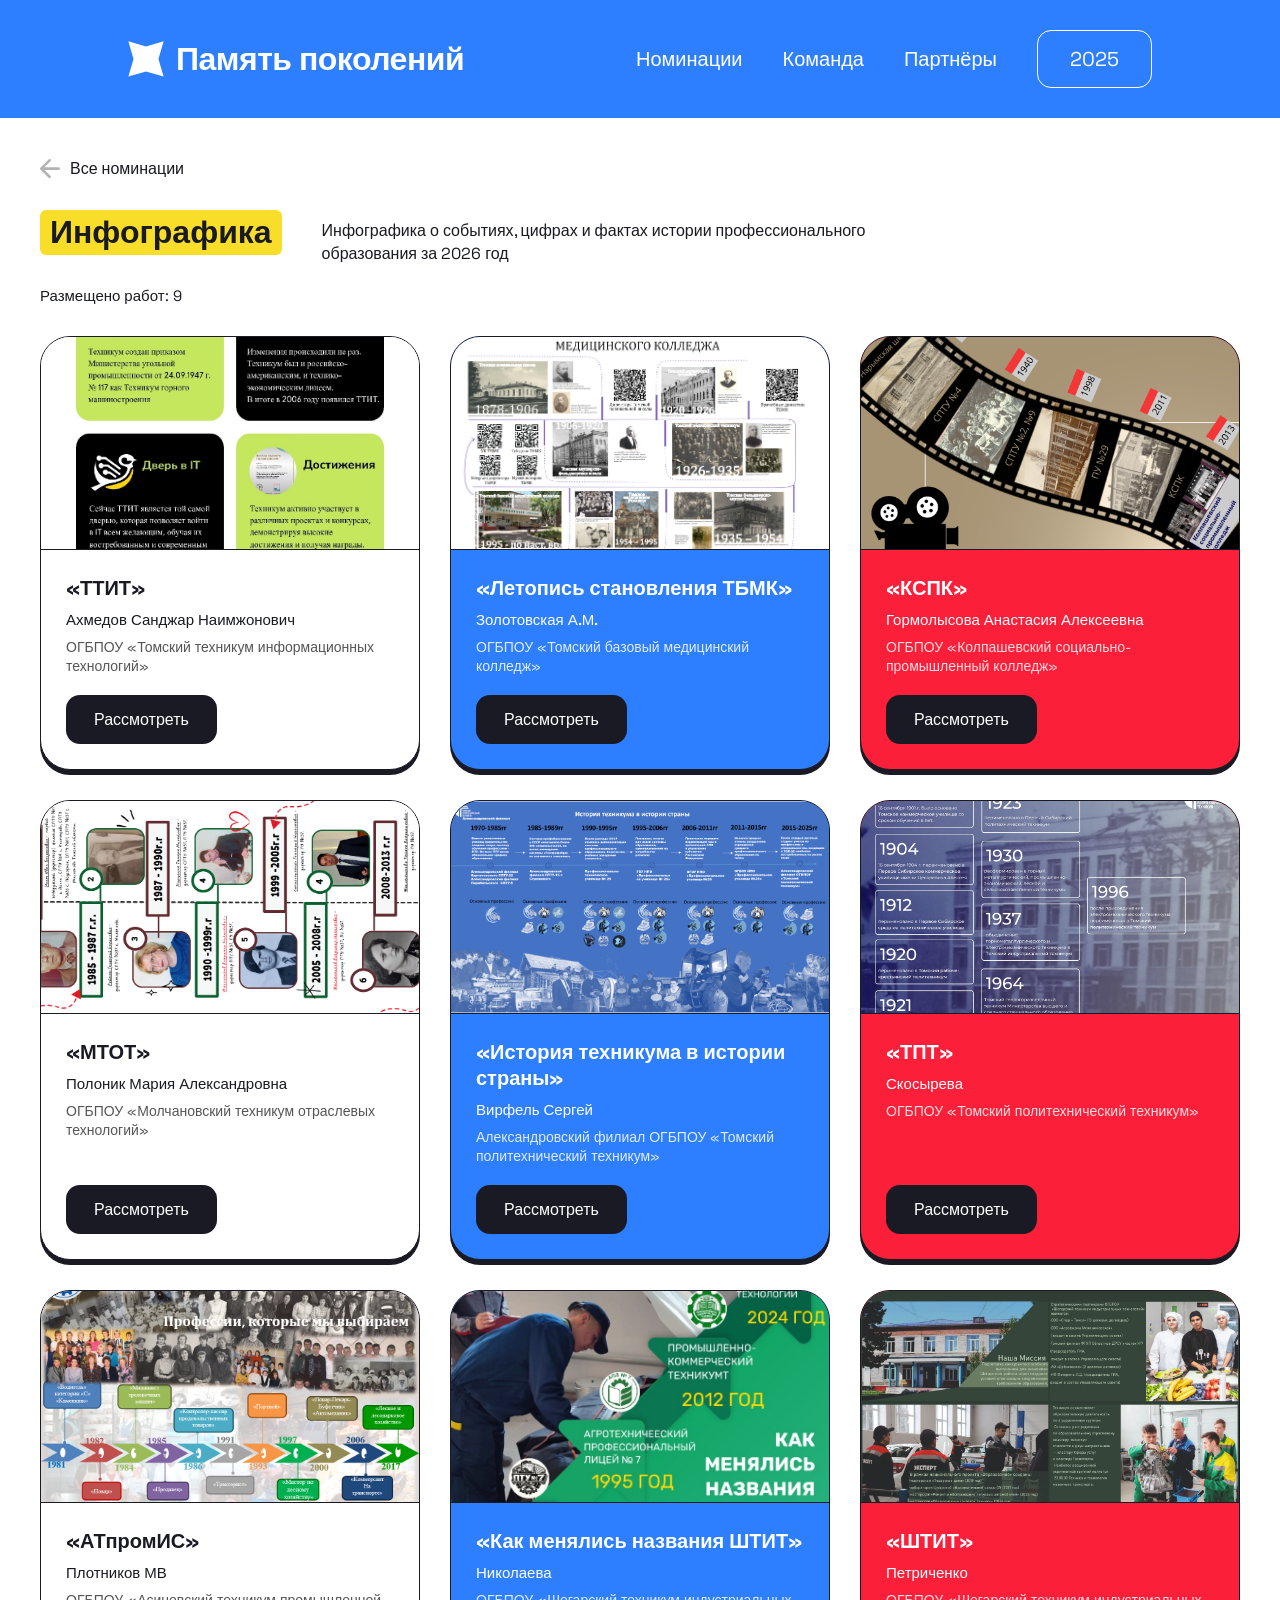
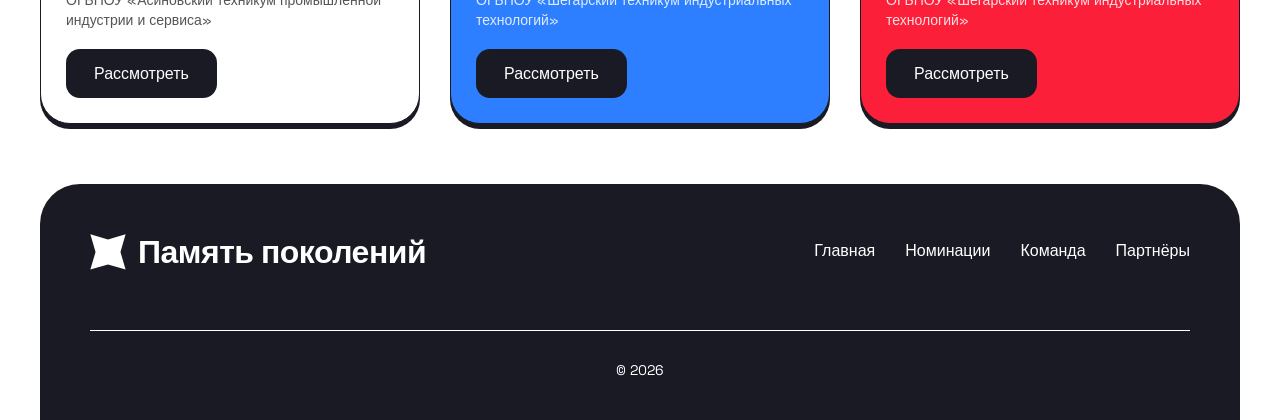
<file: infographic.html>
<!DOCTYPE html>
<html lang="ru">
<head>
    <meta charset="UTF-8">
    <meta name="viewport" content="width=device-width, initial-scale=1.0">
    <title>Конкурсные работы — Память поколений</title>
    <link rel="stylesheet" href="styles/main.css">
    <link rel="stylesheet" href="styles/materials.css">
</head>
<body data-nomination="infographic" data-year="2026">

<header class="header">
    <div class="header__container">
        <a href="index.html" class="header__logo">
            <img src="images/mainBlock/star-icon-header.svg" alt="Память поколений" class="header__logo-img">
            <span class="header__logo-text">Память поколений</span>
        </a>

        <button class="header__burger" aria-label="Menu">
            <span></span>
            <span></span>
            <span></span>
        </button>

        <nav class="header__nav">
            <ul class="header__menu">
                <li><a href="index.html#services" class="header__link">Номинации</a></li>
                <li><a href="index.html#team" class="header__link">Команда</a></li>
                <li><a href="index.html#testimonials" class="header__link">Партнёры</a></li>
                <li><a href="2025/infographic2.html" class="header__btn">2025</a></li>
            </ul>
        </nav>
    </div>
</header>

<main>
    <section class="materials-hero">
        <div class="materials-hero__container">
            <a href="index.html#services" class="materials-hero__back">
                <img src="images/Testimonials/Arrow-left.svg" alt="Назад к номинациям">
                <span>Все номинации</span>
            </a>
            <div class="materials-hero__header">
                <h1 class="materials-hero__label" id="nominationLabel">Видеоролик</h1>
                <p class="materials-hero__description" id="nominationDescription"></p>
            </div>
            <p class="materials-hero__count" id="worksCount"></p>
        </div>
    </section>

    <section class="works">
        <div class="works__container">
            <div class="works__grid" id="worksGrid">
            </div>
        </div>
    </section>
</main>

<div class="work-modal" id="workModal" aria-hidden="true">
    <div class="work-modal__overlay" id="workModalOverlay"></div>
    <div class="work-modal__card">
        <button class="work-modal__close" id="workModalClose" aria-label="Закрыть">
            <img src="images/WorkingProcess/plus.svg" alt="">
        </button>
        <h3 class="work-modal__title" id="workModalTitle"></h3>
        <div class="work-modal__media" id="workModalMedia"></div>
        <div class="work-modal__meta" id="workModalMeta"></div>
    </div>
</div>

<footer class="footer">
    <div class="footer__container">
        <div class="footer__top">
            <a href="index.html" class="header__logo">
                <img src="images/mainBlock/star-icon-header.svg" alt="Память поколений" class="header__logo-img">
                <span class="header__logo-text">Память поколений</span>
            </a>
            <nav class="footer__nav">
                <ul class="footer__menu">
                    <li><a href="index.html" class="footer__link">Главная</a></li>
                    <li><a href="index.html#services" class="footer__link">Номинации</a></li>
                    <li><a href="index.html#team" class="footer__link">Команда</a></li>
                    <li><a href="index.html#testimonials" class="footer__link">Партнёры</a></li>
                </ul>
            </nav>
        </div>

        <hr class="footer__line">

        <div class="footer__bottom">
            <p>© 2026</p>
        </div>
    </div>
</footer>

<script src="scripts/main.js"></script>
<script src="scripts/year.js"></script>
<script src="scripts/materials.js"></script>

</body>
</html>
</file>
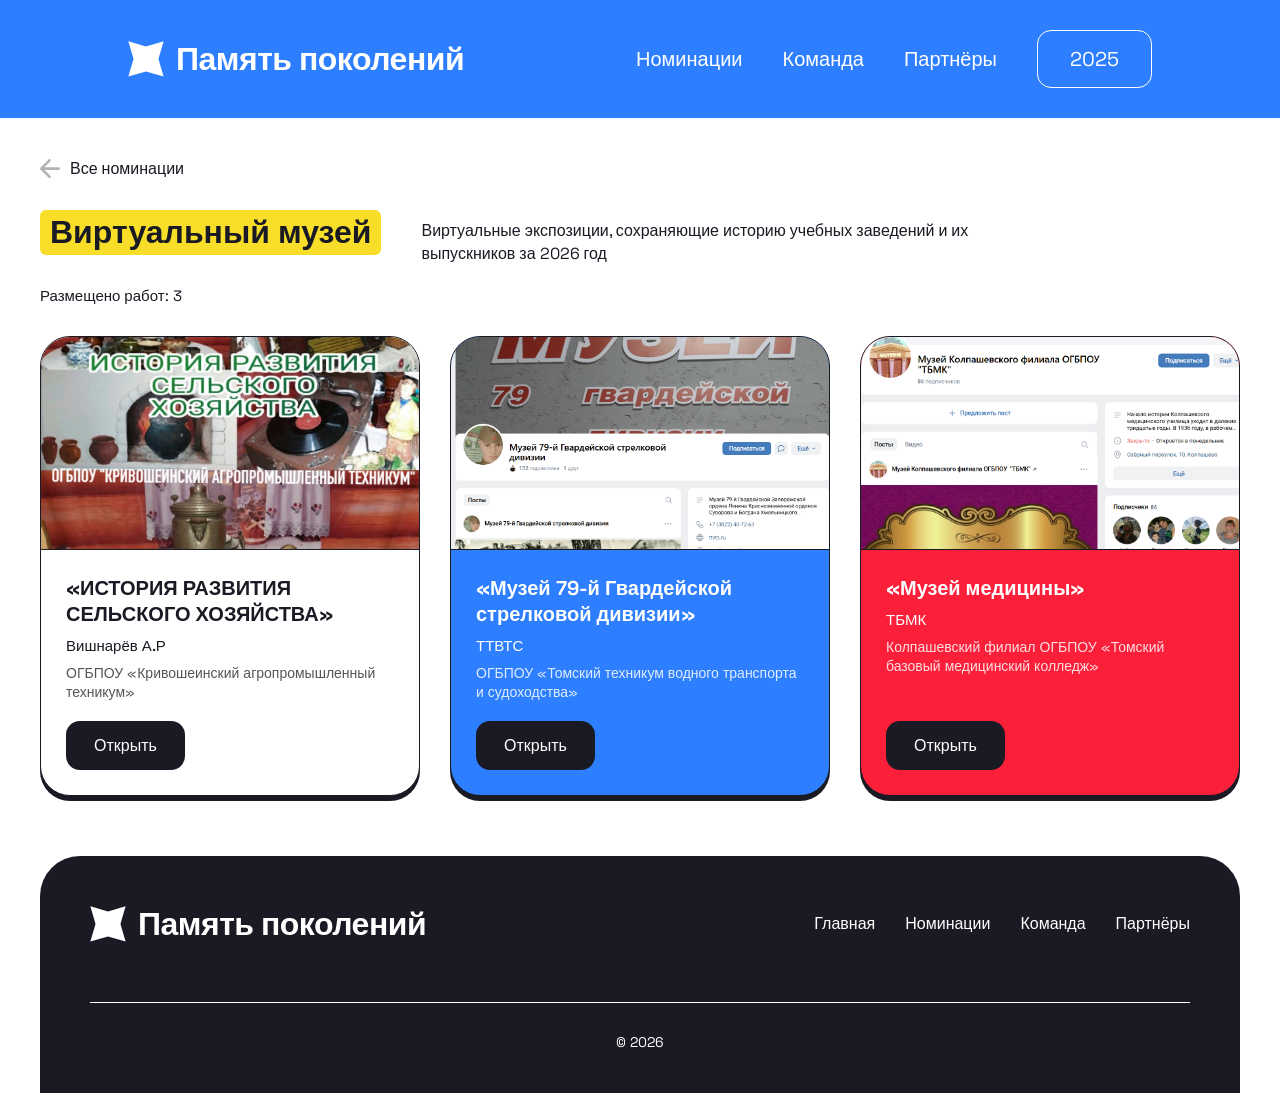
<file: museum.html>
<!DOCTYPE html>
<html lang="ru">
<head>
    <meta charset="UTF-8">
    <meta name="viewport" content="width=device-width, initial-scale=1.0">
    <title>Конкурсные работы — Память поколений</title>
    <link rel="stylesheet" href="styles/main.css">
    <link rel="stylesheet" href="styles/materials.css">
</head>
<body data-nomination="museum" data-year="2026">

<header class="header">
    <div class="header__container">
        <a href="index.html" class="header__logo">
            <img src="images/mainBlock/star-icon-header.svg" alt="Память поколений" class="header__logo-img">
            <span class="header__logo-text">Память поколений</span>
        </a>

        <button class="header__burger" aria-label="Menu">
            <span></span>
            <span></span>
            <span></span>
        </button>

        <nav class="header__nav">
            <ul class="header__menu">
                <li><a href="index.html#services" class="header__link">Номинации</a></li>
                <li><a href="index.html#team" class="header__link">Команда</a></li>
                <li><a href="index.html#testimonials" class="header__link">Партнёры</a></li>
                <li><a href="2025/museum2.html" class="header__btn">2025</a></li>
            </ul>
        </nav>
    </div>
</header>

<main>
    <section class="materials-hero">
        <div class="materials-hero__container">
            <a href="index.html#services" class="materials-hero__back">
                <img src="images/Testimonials/Arrow-left.svg" alt="Назад к номинациям">
                <span>Все номинации</span>
            </a>
            <div class="materials-hero__header">
                <h1 class="materials-hero__label" id="nominationLabel">Видеоролик</h1>
                <p class="materials-hero__description" id="nominationDescription"></p>
            </div>
            <p class="materials-hero__count" id="worksCount"></p>
        </div>
    </section>

    <section class="works">
        <div class="works__container">
            <div class="works__grid" id="worksGrid">
            </div>
        </div>
    </section>
</main>

<div class="work-modal" id="workModal" aria-hidden="true">
    <div class="work-modal__overlay" id="workModalOverlay"></div>
    <div class="work-modal__card">
        <button class="work-modal__close" id="workModalClose" aria-label="Закрыть">
            <img src="images/WorkingProcess/plus.svg" alt="">
        </button>
        <h3 class="work-modal__title" id="workModalTitle"></h3>
        <div class="work-modal__media" id="workModalMedia"></div>
        <div class="work-modal__meta" id="workModalMeta"></div>
    </div>
</div>

<footer class="footer">
    <div class="footer__container">
        <div class="footer__top">
            <a href="index.html" class="header__logo">
                <img src="images/mainBlock/star-icon-header.svg" alt="Память поколений" class="header__logo-img">
                <span class="header__logo-text">Память поколений</span>
            </a>
            <nav class="footer__nav">
                <ul class="footer__menu">
                    <li><a href="index.html" class="footer__link">Главная</a></li>
                    <li><a href="index.html#services" class="footer__link">Номинации</a></li>
                    <li><a href="index.html#team" class="footer__link">Команда</a></li>
                    <li><a href="index.html#testimonials" class="footer__link">Партнёры</a></li>
                </ul>
            </nav>
        </div>

        <hr class="footer__line">

        <div class="footer__bottom">
            <p>© 2026</p>
        </div>
    </div>
</footer>

<script src="scripts/main.js"></script>
<script src="scripts/year.js"></script>
<script src="scripts/materials.js"></script>

</body>
</html>
</file>
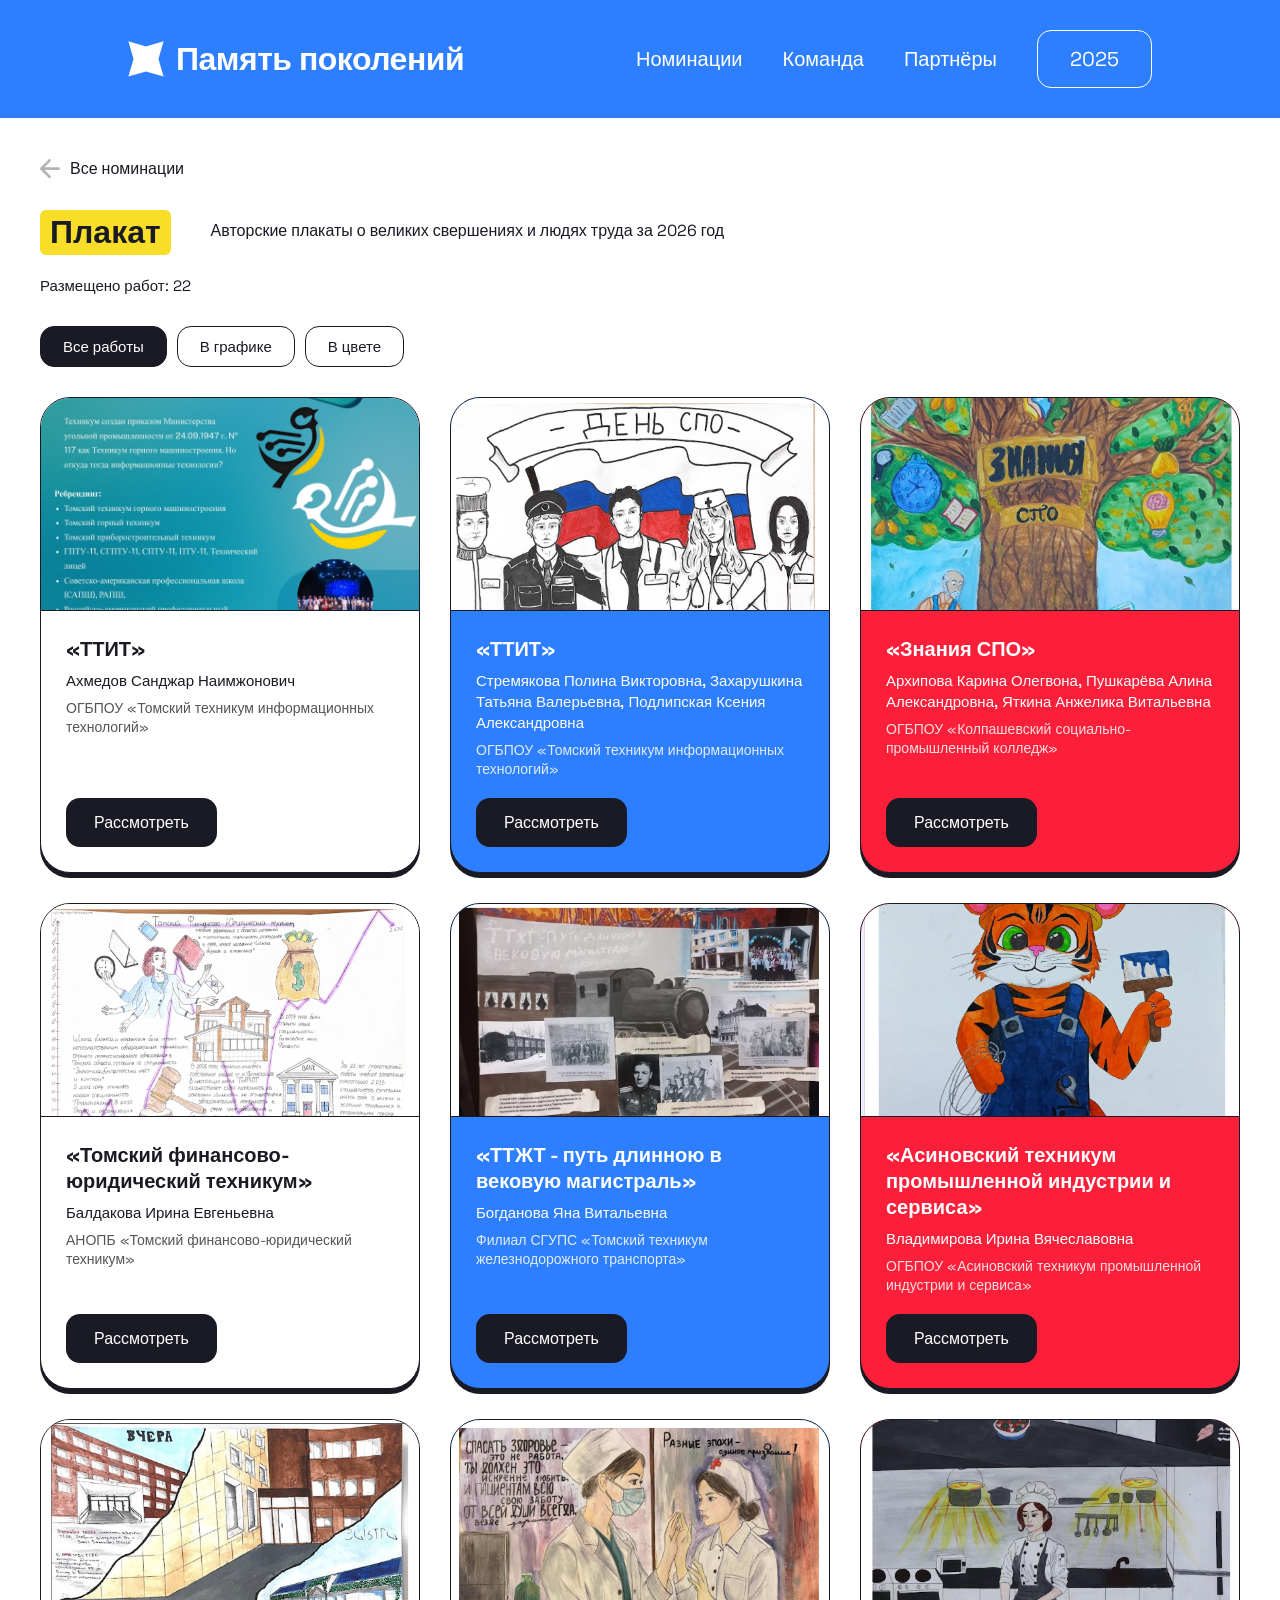
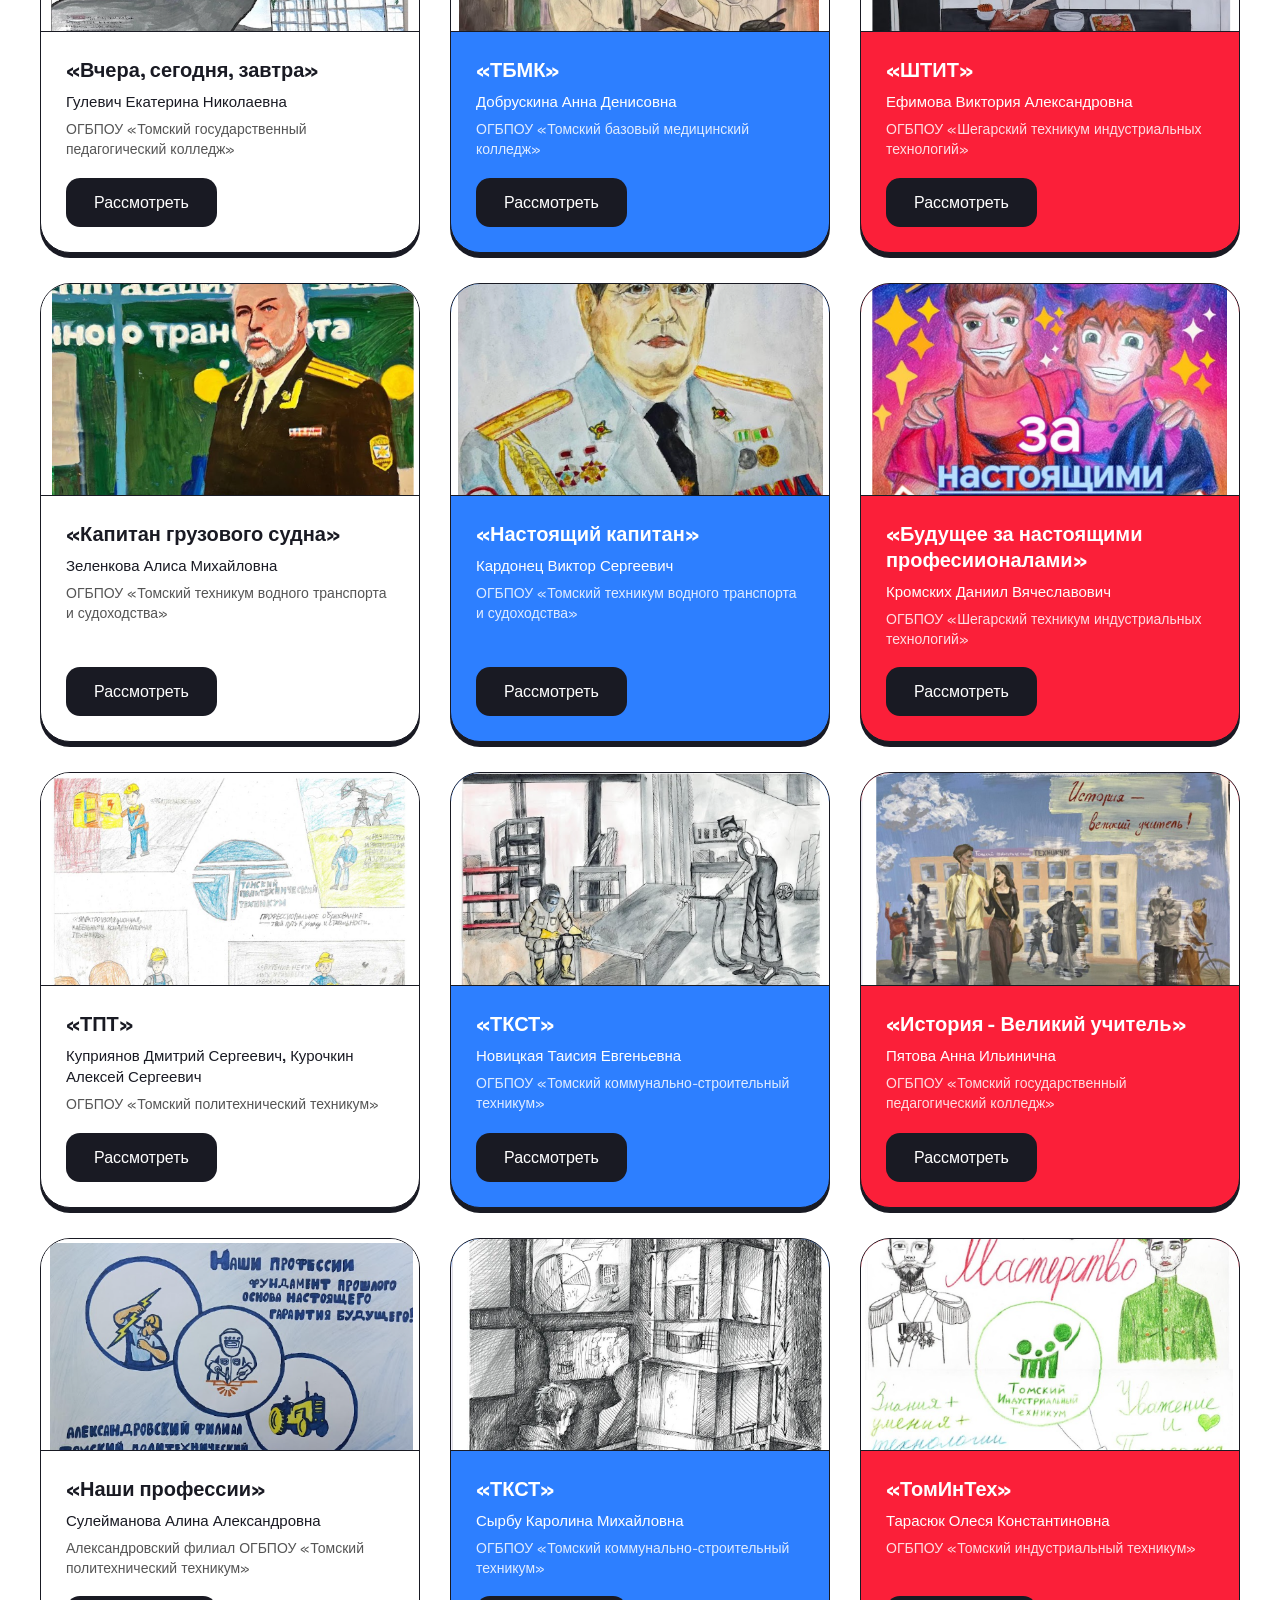
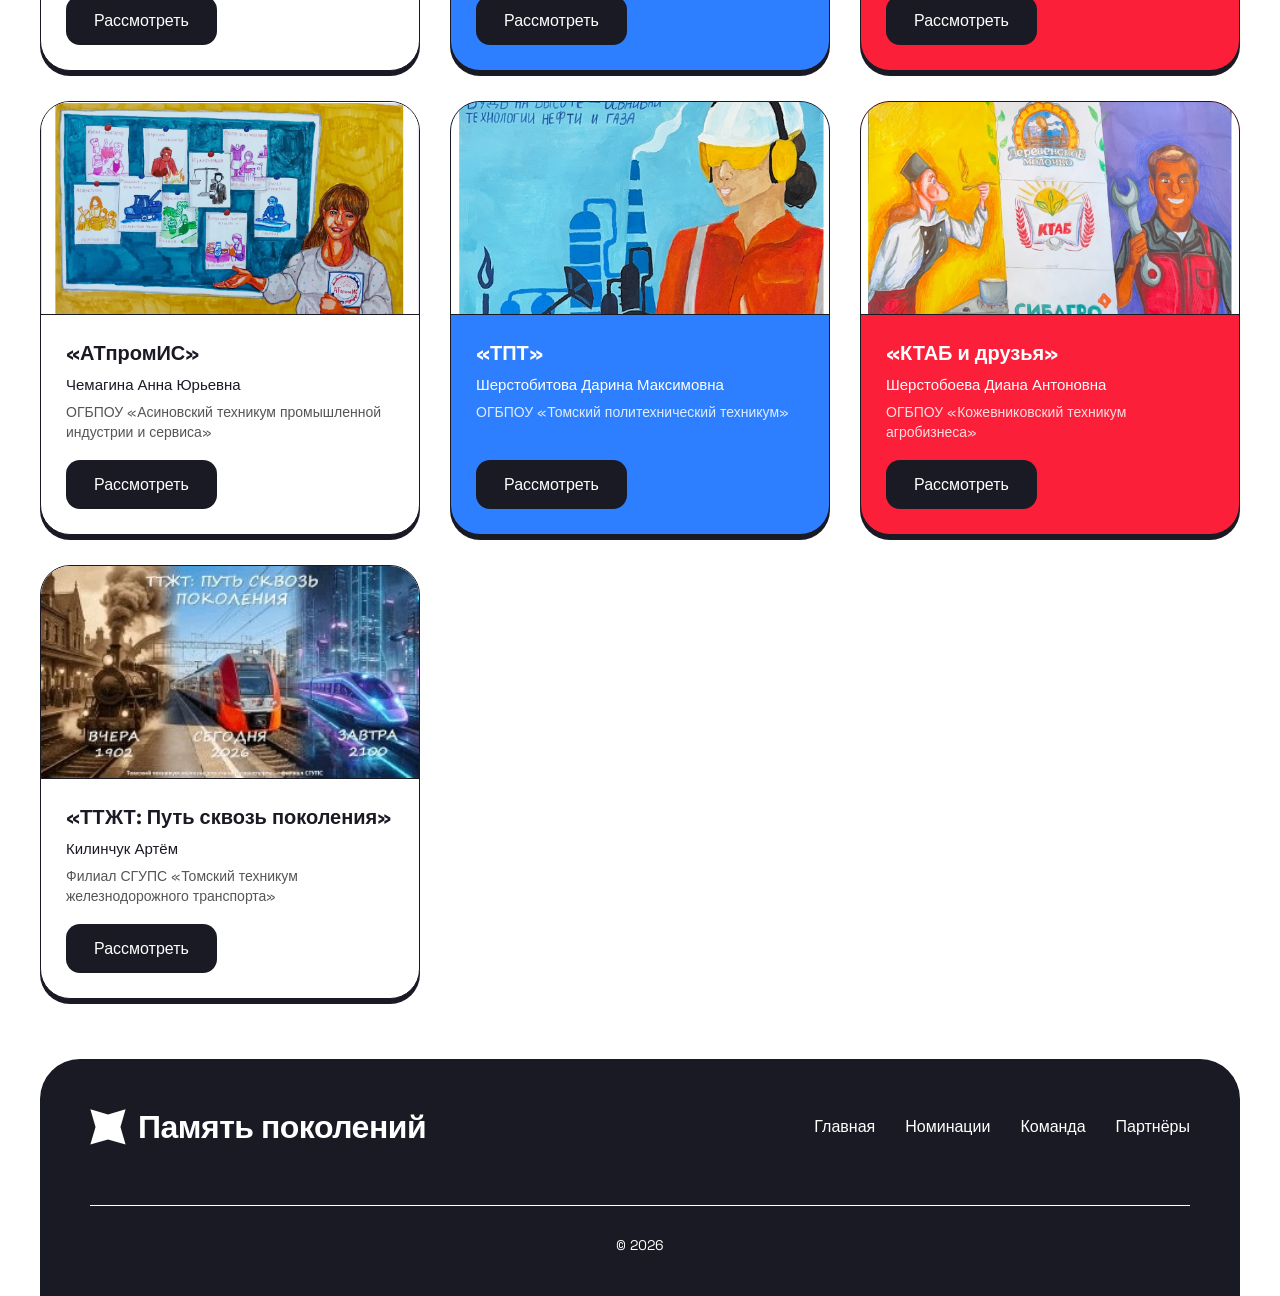
<file: poster.html>
<!DOCTYPE html>
<html lang="ru">
<head>
    <meta charset="UTF-8">
    <meta name="viewport" content="width=device-width, initial-scale=1.0">
    <title>Конкурсные работы — Память поколений</title>
    <link rel="stylesheet" href="styles/main.css">
    <link rel="stylesheet" href="styles/materials.css">
</head>
<body data-nomination="poster" data-year="2026">

<header class="header">
    <div class="header__container">
        <a href="index.html" class="header__logo">
            <img src="images/mainBlock/star-icon-header.svg" alt="Память поколений" class="header__logo-img">
            <span class="header__logo-text">Память поколений</span>
        </a>

        <button class="header__burger" aria-label="Menu">
            <span></span>
            <span></span>
            <span></span>
        </button>

        <nav class="header__nav">
            <ul class="header__menu">
                <li><a href="index.html#services" class="header__link">Номинации</a></li>
                <li><a href="index.html#team" class="header__link">Команда</a></li>
                <li><a href="index.html#testimonials" class="header__link">Партнёры</a></li>
                <li><a href="2025/poster2.html" class="header__btn">2025</a></li>
            </ul>
        </nav>
    </div>
</header>

<main>
    <section class="materials-hero">
        <div class="materials-hero__container">
            <a href="index.html#services" class="materials-hero__back">
                <img src="images/Testimonials/Arrow-left.svg" alt="Назад к номинациям">
                <span>Все номинации</span>
            </a>
            <div class="materials-hero__header">
                <h1 class="materials-hero__label" id="nominationLabel">Видеоролик</h1>
                <p class="materials-hero__description" id="nominationDescription"></p>
            </div>
            <p class="materials-hero__count" id="worksCount"></p>
        </div>
    </section>

    <section class="works">
        <div class="works__container">
            <div class="works__grid" id="worksGrid">
            </div>
        </div>
    </section>
</main>

<div class="work-modal" id="workModal" aria-hidden="true">
    <div class="work-modal__overlay" id="workModalOverlay"></div>
    <div class="work-modal__card">
        <button class="work-modal__close" id="workModalClose" aria-label="Закрыть">
            <img src="images/WorkingProcess/plus.svg" alt="">
        </button>
        <h3 class="work-modal__title" id="workModalTitle"></h3>
        <div class="work-modal__media" id="workModalMedia"></div>
        <div class="work-modal__meta" id="workModalMeta"></div>
    </div>
</div>

<footer class="footer">
    <div class="footer__container">
        <div class="footer__top">
            <a href="index.html" class="header__logo">
                <img src="images/mainBlock/star-icon-header.svg" alt="Память поколений" class="header__logo-img">
                <span class="header__logo-text">Память поколений</span>
            </a>
            <nav class="footer__nav">
                <ul class="footer__menu">
                    <li><a href="index.html" class="footer__link">Главная</a></li>
                    <li><a href="index.html#services" class="footer__link">Номинации</a></li>
                    <li><a href="index.html#team" class="footer__link">Команда</a></li>
                    <li><a href="index.html#testimonials" class="footer__link">Партнёры</a></li>
                </ul>
            </nav>
        </div>

        <hr class="footer__line">

        <div class="footer__bottom">
            <p>© 2026</p>
        </div>
    </div>
</footer>

<script src="scripts/main.js"></script>
<script src="scripts/year.js"></script>
<script src="scripts/materials.js"></script>

</body>
</html>
</file>
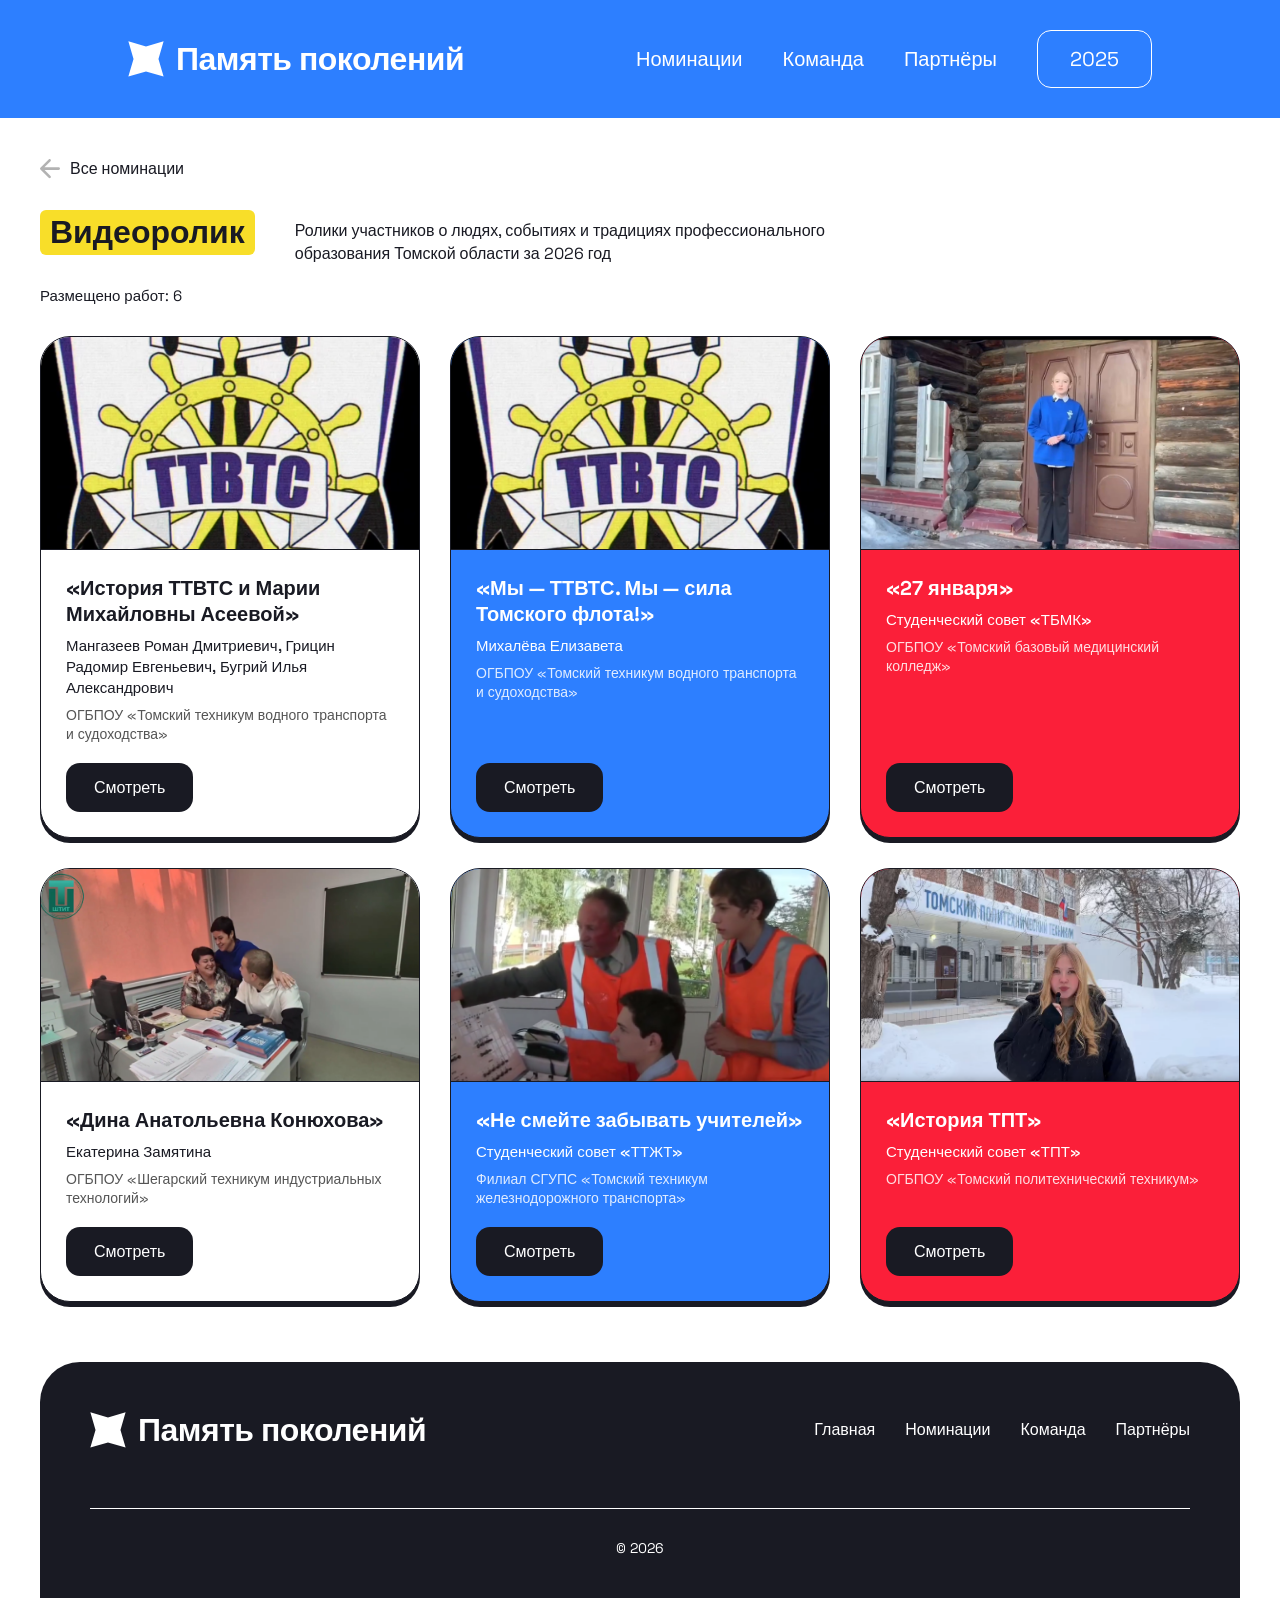
<file: video.html>
<!DOCTYPE html>
<html lang="ru">
<head>
    <meta charset="UTF-8">
    <meta name="viewport" content="width=device-width, initial-scale=1.0">
    <title>Конкурсные работы — Память поколений</title>
    <link rel="stylesheet" href="styles/main.css">
    <link rel="stylesheet" href="styles/materials.css">
</head>
<body data-nomination="video" data-year="2026">

<header class="header">
    <div class="header__container">
        <a href="index.html" class="header__logo">
            <img src="images/mainBlock/star-icon-header.svg" alt="Память поколений" class="header__logo-img">
            <span class="header__logo-text">Память поколений</span>
        </a>

        <button class="header__burger" aria-label="Menu">
            <span></span>
            <span></span>
            <span></span>
        </button>

        <nav class="header__nav">
            <ul class="header__menu">
                <li><a href="index.html#services" class="header__link">Номинации</a></li>
                <li><a href="index.html#team" class="header__link">Команда</a></li>
                <li><a href="index.html#testimonials" class="header__link">Партнёры</a></li>
                <li><a href="2025/video2.html" class="header__btn">2025</a></li>
            </ul>
        </nav>
    </div>
</header>

<main>
    <section class="materials-hero">
        <div class="materials-hero__container">
            <a href="index.html#services" class="materials-hero__back">
                <img src="images/Testimonials/Arrow-left.svg" alt="Назад к номинациям">
                <span>Все номинации</span>
            </a>
            <div class="materials-hero__header">
                <h1 class="materials-hero__label" id="nominationLabel">Видеоролик</h1>
                <p class="materials-hero__description" id="nominationDescription"></p>
            </div>
            <p class="materials-hero__count" id="worksCount"></p>
        </div>
    </section>

    <section class="works">
        <div class="works__container">
            <div class="works__grid" id="worksGrid">
            </div>
        </div>
    </section>
</main>

<div class="work-modal" id="workModal" aria-hidden="true">
    <div class="work-modal__overlay" id="workModalOverlay"></div>
    <div class="work-modal__card">
        <button class="work-modal__close" id="workModalClose" aria-label="Закрыть">
            <img src="images/WorkingProcess/plus.svg" alt="">
        </button>
        <h3 class="work-modal__title" id="workModalTitle"></h3>
        <div class="work-modal__media" id="workModalMedia"></div>
        <div class="work-modal__meta" id="workModalMeta"></div>
    </div>
</div>

<footer class="footer">
    <div class="footer__container">
        <div class="footer__top">
            <a href="index.html" class="header__logo">
                <img src="images/mainBlock/star-icon-header.svg" alt="Память поколений" class="header__logo-img">
                <span class="header__logo-text">Память поколений</span>
            </a>
            <nav class="footer__nav">
                <ul class="footer__menu">
                    <li><a href="index.html" class="footer__link">Главная</a></li>
                    <li><a href="index.html#services" class="footer__link">Номинации</a></li>
                    <li><a href="index.html#team" class="footer__link">Команда</a></li>
                    <li><a href="index.html#testimonials" class="footer__link">Партнёры</a></li>
                </ul>
            </nav>
        </div>

        <hr class="footer__line">

        <div class="footer__bottom">
            <p>© 2026</p>
        </div>
    </div>
</footer>

<script src="scripts/main.js"></script>
<script src="scripts/year.js"></script>
<script src="scripts/materials.js"></script>

</body>
</html>
</file>
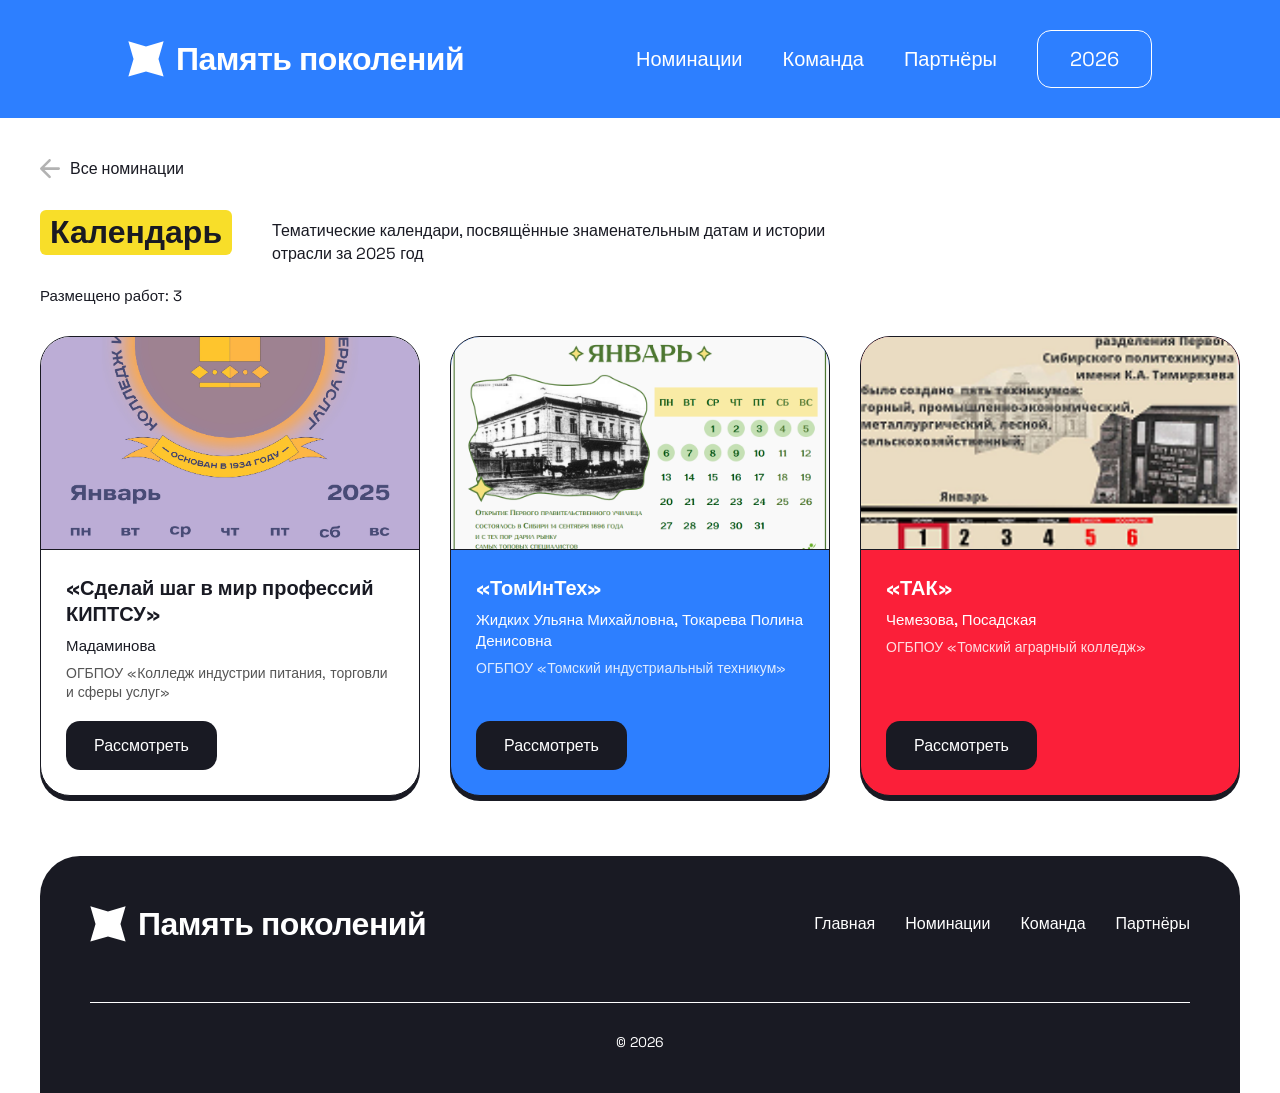
<file: 2025/calendar2.html>
<!DOCTYPE html>
<html lang="ru">
<head>
    <meta charset="UTF-8">
    <meta name="viewport" content="width=device-width, initial-scale=1.0">
    <title>Конкурсные работы — Память поколений</title>
    <link rel="stylesheet" href="../styles/main.css">
    <link rel="stylesheet" href="../styles/materials.css">
</head>
<body data-nomination="calendar" data-year="2025">

<header class="header">
    <div class="header__container">
        <a href="../index.html" class="header__logo">
            <img src="../images/mainBlock/star-icon-header.svg" alt="Память поколений" class="header__logo-img">
            <span class="header__logo-text">Память поколений</span>
        </a>

        <button class="header__burger" aria-label="Menu">
            <span></span>
            <span></span>
            <span></span>
        </button>

        <nav class="header__nav">
            <ul class="header__menu">
                <li><a href="../index.html#services" class="header__link">Номинации</a></li>
                <li><a href="../index.html#team" class="header__link">Команда</a></li>
                <li><a href="../index.html#testimonials" class="header__link">Партнёры</a></li>
                <li><a href="../calendar.html" class="header__btn">2026</a></li>
            </ul>
        </nav>
    </div>
</header>

<main>
    <section class="materials-hero">
        <div class="materials-hero__container">
            <a href="../index.html#services" class="materials-hero__back">
                <img src="../images/Testimonials/Arrow-left.svg" alt="Назад к номинациям">
                <span>Все номинации</span>
            </a>
            <div class="materials-hero__header">
                <h1 class="materials-hero__label" id="nominationLabel">Видеоролик</h1>
                <p class="materials-hero__description" id="nominationDescription"></p>
            </div>
            <p class="materials-hero__count" id="worksCount"></p>
        </div>
    </section>

    <section class="works">
        <div class="works__container">
            <div class="works__grid" id="worksGrid">
            </div>
        </div>
    </section>
</main>

<div class="work-modal" id="workModal" aria-hidden="true">
    <div class="work-modal__overlay" id="workModalOverlay"></div>
    <div class="work-modal__card">
        <button class="work-modal__close" id="workModalClose" aria-label="Закрыть">
            <img src="../images/WorkingProcess/plus.svg" alt="">
        </button>
        <h3 class="work-modal__title" id="workModalTitle"></h3>
        <div class="work-modal__media" id="workModalMedia"></div>
        <div class="work-modal__meta" id="workModalMeta"></div>
    </div>
</div>

<footer class="footer">
    <div class="footer__container">
        <div class="footer__top">
            <a href="../index.html" class="header__logo">
                <img src="../images/mainBlock/star-icon-header.svg" alt="Память поколений" class="header__logo-img">
                <span class="header__logo-text">Память поколений</span>
            </a>
            <nav class="footer__nav">
                <ul class="footer__menu">
                    <li><a href="../index.html" class="footer__link">Главная</a></li>
                    <li><a href="../index.html#services" class="footer__link">Номинации</a></li>
                    <li><a href="../index.html#team" class="footer__link">Команда</a></li>
                    <li><a href="../index.html#testimonials" class="footer__link">Партнёры</a></li>
                </ul>
            </nav>
        </div>

        <hr class="footer__line">

        <div class="footer__bottom">
            <p>© 2026</p>
        </div>
    </div>
</footer>

<script src="../scripts/main.js"></script>
<script src="../scripts/year.js"></script>
<script src="../scripts/materials.js"></script>

</body>
</html>
</file>
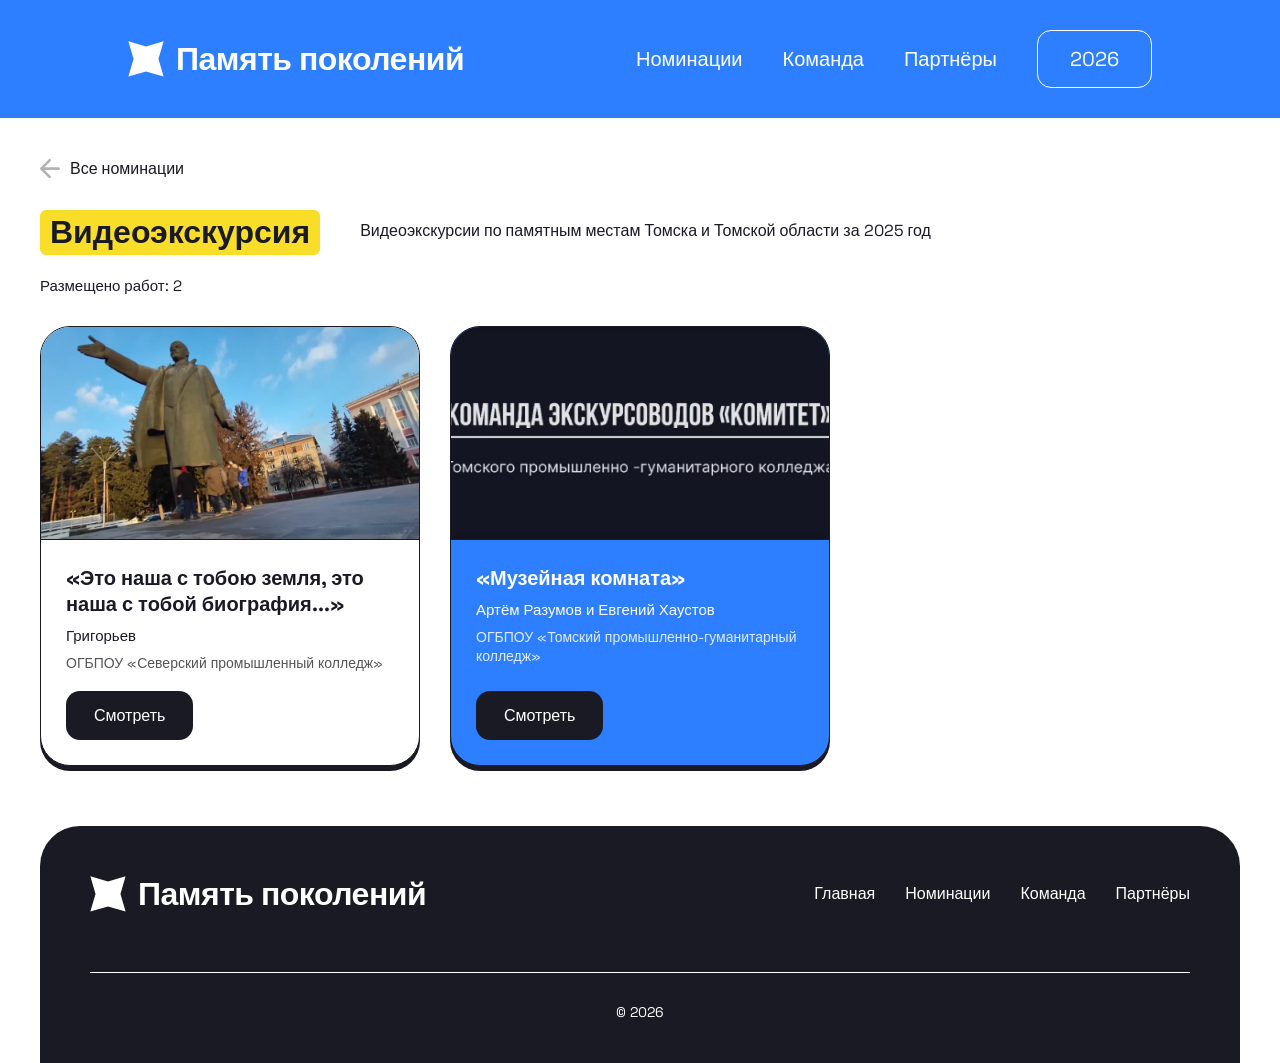
<file: 2025/excursion2.html>
<!DOCTYPE html>
<html lang="ru">
<head>
    <meta charset="UTF-8">
    <meta name="viewport" content="width=device-width, initial-scale=1.0">
    <title>Конкурсные работы — Память поколений</title>
    <link rel="stylesheet" href="../styles/main.css">
    <link rel="stylesheet" href="../styles/materials.css">
</head>
<body data-nomination="excursion" data-year="2025">

<header class="header">
    <div class="header__container">
        <a href="../index.html" class="header__logo">
            <img src="../images/mainBlock/star-icon-header.svg" alt="Память поколений" class="header__logo-img">
            <span class="header__logo-text">Память поколений</span>
        </a>

        <button class="header__burger" aria-label="Menu">
            <span></span>
            <span></span>
            <span></span>
        </button>

        <nav class="header__nav">
            <ul class="header__menu">
                <li><a href="../index.html#services" class="header__link">Номинации</a></li>
                <li><a href="../index.html#team" class="header__link">Команда</a></li>
                <li><a href="../index.html#testimonials" class="header__link">Партнёры</a></li>
                <li><a href="../excursion.html" class="header__btn">2026</a></li>
            </ul>
        </nav>
    </div>
</header>

<main>
    <section class="materials-hero">
        <div class="materials-hero__container">
            <a href="../index.html#services" class="materials-hero__back">
                <img src="../images/Testimonials/Arrow-left.svg" alt="Назад к номинациям">
                <span>Все номинации</span>
            </a>
            <div class="materials-hero__header">
                <h1 class="materials-hero__label" id="nominationLabel">Видеоролик</h1>
                <p class="materials-hero__description" id="nominationDescription"></p>
            </div>
            <p class="materials-hero__count" id="worksCount"></p>
        </div>
    </section>

    <section class="works">
        <div class="works__container">
            <div class="works__grid" id="worksGrid">
            </div>
        </div>
    </section>
</main>

<div class="work-modal" id="workModal" aria-hidden="true">
    <div class="work-modal__overlay" id="workModalOverlay"></div>
    <div class="work-modal__card">
        <button class="work-modal__close" id="workModalClose" aria-label="Закрыть">
            <img src="../images/WorkingProcess/plus.svg" alt="">
        </button>
        <h3 class="work-modal__title" id="workModalTitle"></h3>
        <div class="work-modal__media" id="workModalMedia"></div>
        <div class="work-modal__meta" id="workModalMeta"></div>
    </div>
</div>

<footer class="footer">
    <div class="footer__container">
        <div class="footer__top">
            <a href="../index.html" class="header__logo">
                <img src="../images/mainBlock/star-icon-header.svg" alt="Память поколений" class="header__logo-img">
                <span class="header__logo-text">Память поколений</span>
            </a>
            <nav class="footer__nav">
                <ul class="footer__menu">
                    <li><a href="../index.html" class="footer__link">Главная</a></li>
                    <li><a href="../index.html#services" class="footer__link">Номинации</a></li>
                    <li><a href="../index.html#team" class="footer__link">Команда</a></li>
                    <li><a href="../index.html#testimonials" class="footer__link">Партнёры</a></li>
                </ul>
            </nav>
        </div>

        <hr class="footer__line">

        <div class="footer__bottom">
            <p>© 2026</p>
        </div>
    </div>
</footer>

<script src="../scripts/main.js"></script>
<script src="../scripts/year.js"></script>
<script src="../scripts/materials.js"></script>

</body>
</html>
</file>
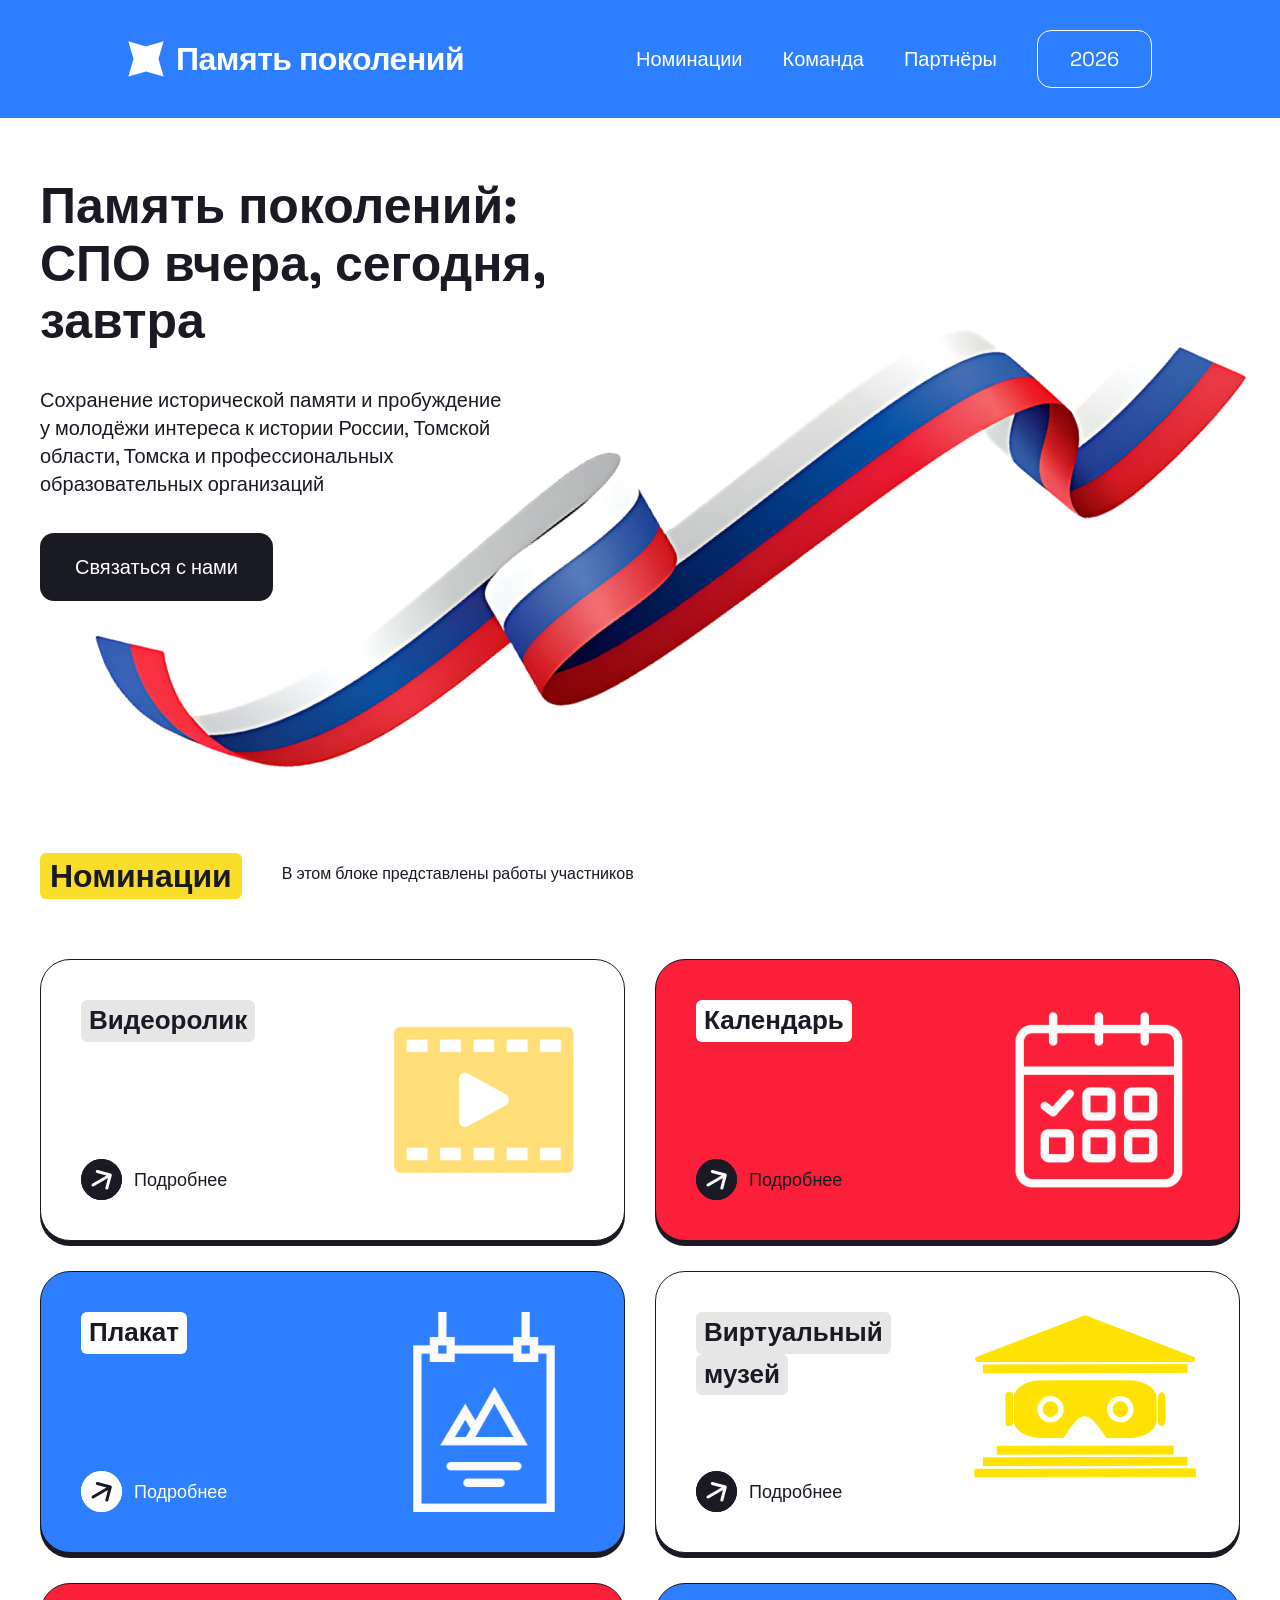
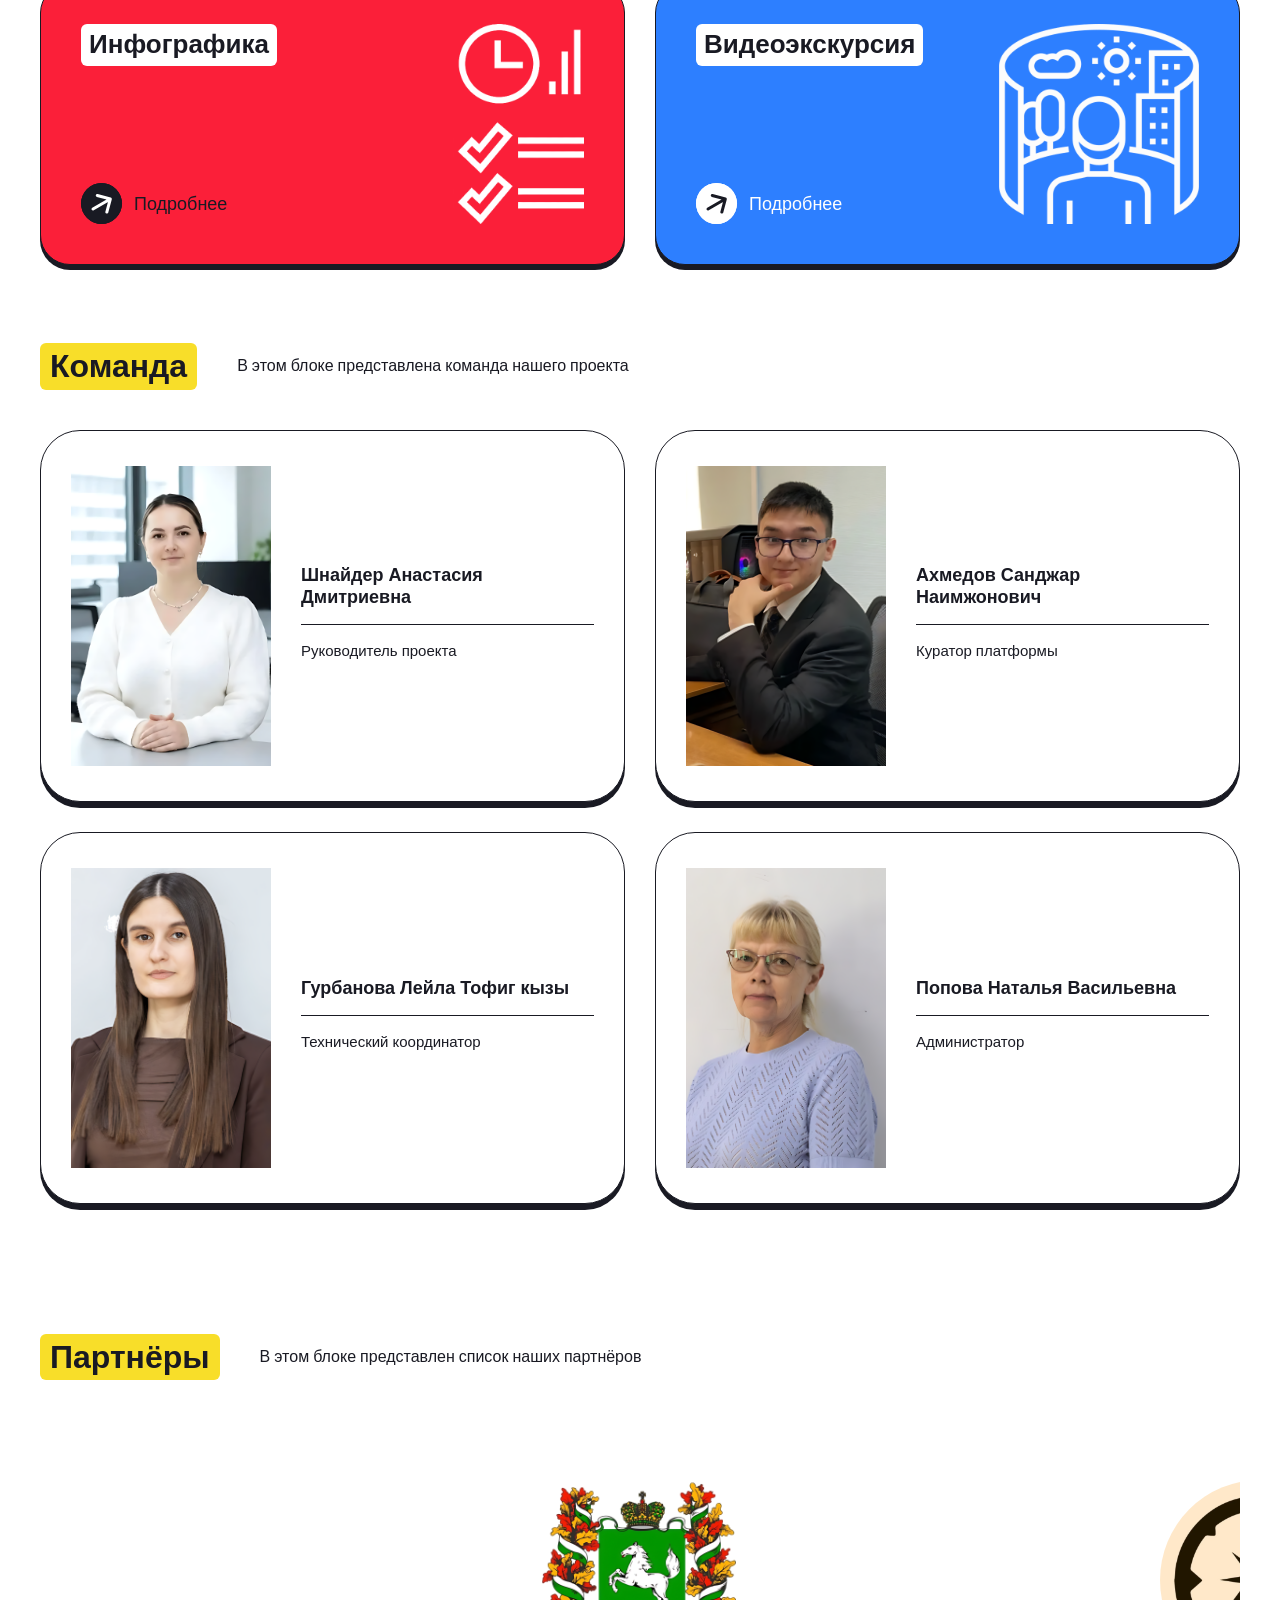
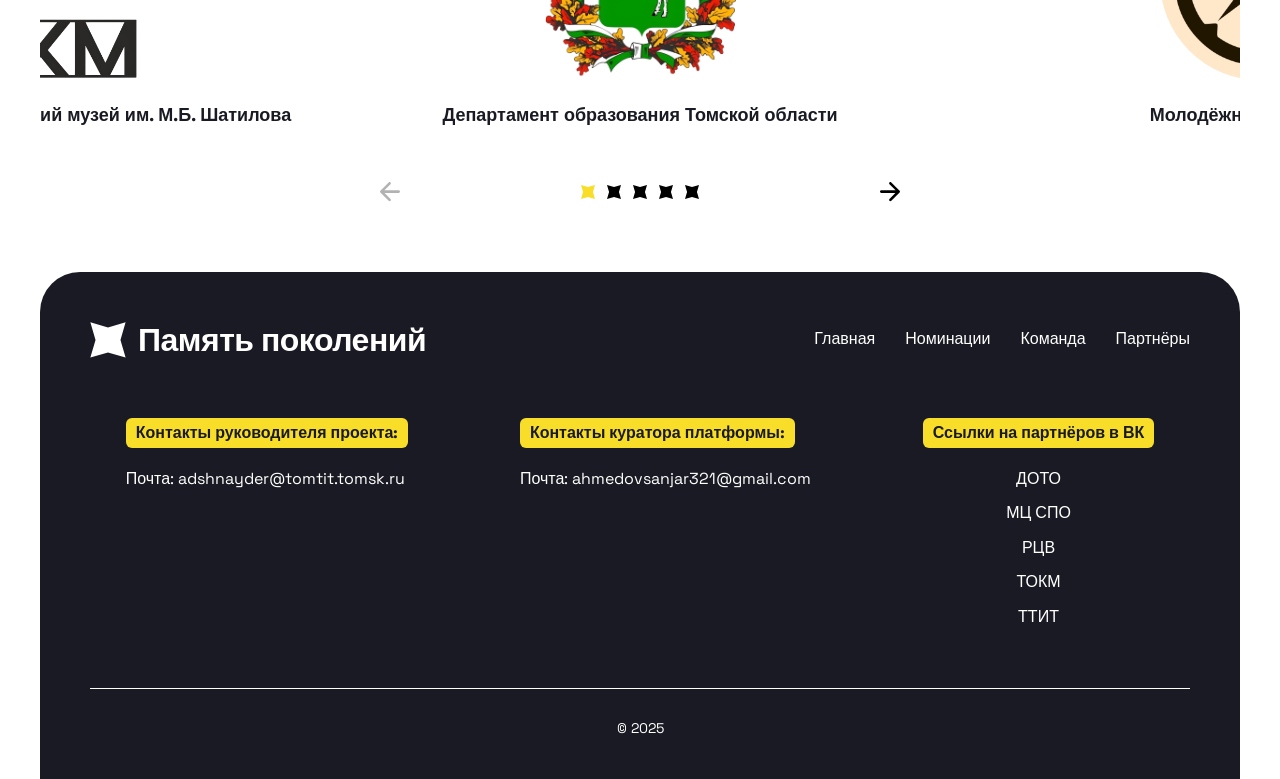
<file: 2025/index2.html>
<!DOCTYPE html>
<html lang="ru">
<head>
    <meta charset="UTF-8">
    <meta name="viewport" content="width=device-width, initial-scale=1.0">
    <title>Память поколений</title>
    <link rel="stylesheet" href="../styles/main.css">
</head>
<body data-year="2025">

<header class="header">
    <div class="header__container">
        <a href="index2.html" class="header__logo">
            <img src="../images/mainBlock/star-icon-header.svg" alt="Память поколений" class="header__logo-img">
            <span class="header__logo-text">Память поколений</span>
        </a>

        <button class="header__burger" aria-label="Menu">
            <span></span>
            <span></span>
            <span></span>
        </button>

        <nav class="header__nav">
            <ul class="header__menu">
                <li><a href="#services" class="header__link">Номинации</a></li>
                <li><a href="#team" class="header__link">Команда</a></li>
                <li><a href="#testimonials" class="header__link">Партнёры</a></li>
                <li><a href="../index.html" class="header__btn">2026</a></li>
            </ul>
        </nav>
    </div>
</header>

<main>
    <section class="hero">
        <div class="hero__container">
            <div class="hero__content">
                <h1 class="hero__title">Память поколений: СПО вчера, сегодня, завтра</h1>
                <p class="hero__description">Сохранение исторической памяти и пробуждение у молодёжи интереса к истории России, Томской области, Томска и профессиональных образовательных организаций</p>
                <a href="#contactAD" class="hero__button">Связаться с нами</a>
            </div>
            <div class="hero__image">
                <img src="../images/mainBlock/rus-flag.svg" alt="Digital marketing">
            </div>
        </div>
    </section>

<!--    <section class="brands">-->
<!--        <div class="brands__strip">-->
<!--            <div class="brands__track">-->
<!--                <div class="brands__set">-->
<!--                    <span class="brands__separator"><img src="images/mainBlock/star-icon-header.svg" alt="звезда"></span>-->
<!--                    <a href="#" class="brands__link"><img src="images/mainBlock/DO-TO.svg" alt="Департамент Образования Томской Области" class="brands__logo"></a>-->
<!--                    <span class="brands__separator"><img src="images/mainBlock/star-icon-header.svg" alt="звезда"></span>-->
<!--                    <a href="#" class="brands__link"><img src="images/mainBlock/TOKM.svg" alt="Томский Областной Краеведческий Музей" class="brands__logo"></a>-->
<!--                    <span class="brands__separator"><img src="images/mainBlock/star-icon-header.svg" alt="звезда"></span>-->
<!--                    <a href="#" class="brands__link"><img src="images/mainBlock/RCV.svg" alt="Региональный Центр Воспитания" class="brands__logo"></a>-->
<!--                    <span class="brands__separator"><img src="images/mainBlock/star-icon-header.svg" alt="звезда"></span>-->
<!--                    <a href="#" class="brands__link"><img src="images/mainBlock/TTIT.svg" alt="Томский техникум информационных технологий" class="brands__logo"></a>-->
<!--                    <span class="brands__separator"><img src="images/mainBlock/star-icon-header.svg" alt="звезда"></span>-->
<!--                    <a href="#" class="brands__link"><img src="images/mainBlock/MCSPO.svg" alt="Молодёжный центр" class="brands__logo"></a>-->
<!--                </div>-->

<!--                <div class="brands__set" aria-hidden="true">-->
<!--                    <span class="brands__separator"><img src="images/mainBlock/star-icon-header.svg" alt="звезда"></span>-->
<!--                    <a href="#" class="brands__link" tabindex="-1"><img src="images/mainBlock/DO-TO.svg" alt="Департамент Образования Томской Области" class="brands__logo"></a>-->
<!--                    <span class="brands__separator"><img src="images/mainBlock/star-icon-header.svg" alt="звезда"></span>-->
<!--                    <a href="#" class="brands__link" tabindex="-1"><img src="images/mainBlock/TOKM.svg" alt="Томский Областной Краеведческий Музей" class="brands__logo"></a>-->
<!--                    <span class="brands__separator"><img src="images/mainBlock/star-icon-header.svg" alt="звезда"></span>-->
<!--                    <a href="#" class="brands__link" tabindex="-1"><img src="images/mainBlock/RCV.svg" alt="Региональный Центр Воспитания" class="brands__logo"></a>-->
<!--                    <span class="brands__separator"><img src="images/mainBlock/star-icon-header.svg" alt="звезда"></span>-->
<!--                    <a href="#" class="brands__link" tabindex="-1"><img src="images/mainBlock/TTIT.svg" alt="Томский техникум информационных технологий" class="brands__logo"></a>-->
<!--                    <span class="brands__separator"><img src="images/mainBlock/star-icon-header.svg" alt="звезда"></span>-->
<!--                    <a href="#" class="brands__link" tabindex="-1"><img src="images/mainBlock/MCSPO.svg" alt="Молодёжный центр" class="brands__logo"></a>-->
<!--                    <span class="brands__separator"><img src="images/mainBlock/star-icon-header.svg" alt="звезда"></span>-->
<!--                </div>-->
<!--            </div>-->
<!--        </div>-->
<!--    </section>-->

    <section id="services" class="services">
        <div class="services__container">
            <div class="services__header">
                <h2 class="services__title">Номинации</h2>
                <p class="services__description">В этом блоке представлены работы участников</p>
            </div>

            <div class="services__grid">
                <div class="services__card services__card--light">
                    <div class="services__card-info">
                        <h3 class="services__card-title services__card-title--primary">Видеоролик</h3>
                        <a href="video2.html" class="services__card-link">
                            <span class="services__card-icon">
                                <img src="../images/Services/black-green-arrow.svg" alt="переход к номинации" class="services__card-icon-img">
                            </span>
                            <span class="services__card-link-text">Подробнее</span>
                        </a>
                    </div>
                    <div class="services__card-image">
                        <img src="../images/Services/video.svg" alt="video">
                    </div>
                </div>

                <div class="services__card services__card--primary">
                    <div class="services__card-info">
                        <h3 class="services__card-title services__card-title--white">Календарь</h3>
                        <a href="calendar2.html" class="services__card-link">
                            <span class="services__card-icon">
                                <img src="../images/Services/black-green-arrow.svg" alt="переход к номинации" class="services__card-icon-img">
                            </span>
                            <span class="services__card-link-text">Подробнее</span>
                        </a>
                    </div>
                    <div class="services__card-image">
                        <img src="../images/Services/kalendar.svg" alt="kalendar">
                    </div>
                </div>

                <div class="services__card services__card--dark">
                    <div class="services__card-info">
                        <h3 class="services__card-title services__card-title--white">Плакат</h3>
                        <a href="poster2.html" class="services__card-link">
                            <span class="services__card-icon">
                                <img src="../images/Services/white-green-arrow.svg" alt="переход к номинации" class="services__card-icon-img">
                            </span>
                            <span class="services__card-link-text">Подробнее</span>
                        </a>
                    </div>
                    <div class="services__card-image">
                        <img src="../images/Services/plakat.svg" alt="poster">
                    </div>
                </div>

                <div class="services__card services__card--light">
                    <div class="services__card-info">
                        <div>
                            <h3 class="services__card-title services__card-title--primary">Виртуальный</h3>
                            <p class="services__card-title services__card-title--primary">музей</p>
                        </div>
                        <a href="museum2.html" class="services__card-link">
                            <span class="services__card-icon">
                                <img src="../images/Services/black-green-arrow.svg" alt="переход к номинации" class="services__card-icon-img">
                            </span>
                            <span class="services__card-link-text">Подробнее</span>
                        </a>
                    </div>
                    <div class="services__card-image">
                        <img src="../images/Services/virtual-museam.svg" alt="virtual muzeam">
                    </div>
                </div>

                <div class="services__card services__card--primary">
                    <div class="services__card-info">
                        <h3 class="services__card-title services__card-title--white">Инфографика</h3>
                        <a href="infographic2.html" class="services__card-link">
                            <span class="services__card-icon">
                                <img src="../images/Services/black-green-arrow.svg" alt="переход к номинации" class="services__card-icon-img">
                            </span>
                            <span class="services__card-link-text">Подробнее</span>
                        </a>
                    </div>
                    <div class="services__card-image">
                        <img src="../images/Services/infographica.svg" alt="infographic">
                    </div>
                </div>

                <div class="services__card services__card--dark">
                    <div class="services__card-info">
                        <h3 class="services__card-title services__card-title--white">Видеоэкскурсия</h3>
                        <a href="excursion2.html" class="services__card-link">
                            <span class="services__card-icon">
                                <img src="../images/Services/white-green-arrow.svg" alt="переход к номинации" class="services__card-icon-img">
                            </span>
                            <span class="services__card-link-text">Подробнее</span>
                        </a>
                    </div>
                    <div class="services__card-image">
                        <img src="../images/Services/video-ekskurs.svg" alt="video ekskurs">
                    </div>
                </div>


<!--                <div class="services__card services__card&#45;&#45;primary">-->
<!--                    <div class="services__card-info">-->
<!--                        <h3 class="services__card-title services__card-title&#45;&#45;white">Pay-per-click<br>advertising</h3>-->
<!--                        <a href="#" class="services__card-link">-->
<!--                            <span class="services__card-icon">-->
<!--                                <img src="images/Services/black-green-arrow.svg" alt="переход к номинации" class="services__card-icon-img">-->
<!--                            </span>-->
<!--                            <span class="services__card-link-text">Подробнее</span>-->
<!--                        </a>-->
<!--                    </div>-->
<!--                    <div class="services__card-image">-->
<!--                        <img src="images/Services/2.svg" alt="PPC">-->
<!--                    </div>-->
<!--                </div>-->

            </div>
        </div>
    </section>

<!--    <section id="process" class="process">-->
<!--        <div class="process__container">-->
<!--            <div class="process__header">-->
<!--                <h2 class="process__title">Our Working Process</h2>-->
<!--                <p class="process__description">Step-by-Step Guide to Achieving Your Business Goals</p>-->
<!--            </div>-->

<!--            <div class="process__list">-->
<!--                <div class="process__item process__item&#45;&#45;active">-->
<!--                    <div class="process__item-header">-->
<!--                        <div class="process__item-meta">-->
<!--                            <span class="process__item-number">01</span>-->
<!--                            <h3 class="process__item-title">Consultation</h3>-->
<!--                        </div>-->
<!--                        <button class="process__item-toggle" aria-label="Toggle">-->
<!--                            <img src="images/WorkingProcess/minus.svg" alt="" class="process__item-icon">-->
<!--                        </button>-->
<!--                    </div>-->
<!--                    <div class="process__item-body">-->
<!--                        <hr class="process__item-line">-->
<!--                        <p class="process__item-text">During the initial consultation, we will discuss your business goals and objectives, target audience, and current marketing efforts. This will allow us to understand your needs and tailor our services to best fit your requirements.</p>-->
<!--                    </div>-->
<!--                </div>-->

<!--                <div class="process__item">-->
<!--                    <div class="process__item-header">-->
<!--                        <div class="process__item-meta">-->
<!--                            <span class="process__item-number">02</span>-->
<!--                            <h3 class="process__item-title">Research and Strategy Development</h3>-->
<!--                        </div>-->
<!--                        <button class="process__item-toggle" aria-label="Toggle">-->
<!--                            <img src="images/WorkingProcess/plus.svg" alt="" class="process__item-icon">-->
<!--                        </button>-->
<!--                    </div>-->
<!--                    <div class="process__item-body">-->
<!--                        <hr class="process__item-line">-->
<!--                        <p class="process__item-text">During the initial consultation, we will discuss your business goals and objectives, target audience, and current marketing efforts. This will allow us to understand your needs and tailor our services to best fit your requirements.</p>-->
<!--                    </div>-->
<!--                </div>-->

<!--                <div class="process__item">-->
<!--                    <div class="process__item-header">-->
<!--                        <div class="process__item-meta">-->
<!--                            <span class="process__item-number">03</span>-->
<!--                            <h3 class="process__item-title">Implementation</h3>-->
<!--                        </div>-->
<!--                        <button class="process__item-toggle" aria-label="Toggle">-->
<!--                            <img src="images/WorkingProcess/plus.svg" alt="" class="process__item-icon">-->
<!--                        </button>-->
<!--                    </div>-->
<!--                    <div class="process__item-body">-->
<!--                        <hr class="process__item-line">-->
<!--                        <p class="process__item-text">During the initial consultation, we will discuss your business goals and objectives, target audience, and current marketing efforts. This will allow us to understand your needs and tailor our services to best fit your requirements.</p>-->
<!--                    </div>-->
<!--                </div>-->

<!--                <div class="process__item">-->
<!--                    <div class="process__item-header">-->
<!--                        <div class="process__item-meta">-->
<!--                            <span class="process__item-number">04</span>-->
<!--                            <h3 class="process__item-title">Monitoring and Optimization</h3>-->
<!--                        </div>-->
<!--                        <button class="process__item-toggle" aria-label="Toggle">-->
<!--                            <img src="images/WorkingProcess/plus.svg" alt="" class="process__item-icon">-->
<!--                        </button>-->
<!--                    </div>-->
<!--                    <div class="process__item-body">-->
<!--                        <hr class="process__item-line">-->
<!--                        <p class="process__item-text">During the initial consultation, we will discuss your business goals and objectives, target audience, and current marketing efforts. This will allow us to understand your needs and tailor our services to best fit your requirements.</p>-->
<!--                    </div>-->
<!--                </div>-->

<!--                <div class="process__item">-->
<!--                    <div class="process__item-header">-->
<!--                        <div class="process__item-meta">-->
<!--                            <span class="process__item-number">05</span>-->
<!--                            <h3 class="process__item-title">Reporting and Communication</h3>-->
<!--                        </div>-->
<!--                        <button class="process__item-toggle" aria-label="Toggle">-->
<!--                            <img src="images/WorkingProcess/plus.svg" alt="" class="process__item-icon">-->
<!--                        </button>-->
<!--                    </div>-->
<!--                    <div class="process__item-body">-->
<!--                        <hr class="process__item-line">-->
<!--                        <p class="process__item-text">During the initial consultation, we will discuss your business goals and objectives, target audience, and current marketing efforts. This will allow us to understand your needs and tailor our services to best fit your requirements.</p>-->
<!--                    </div>-->
<!--                </div>-->

<!--                <div class="process__item">-->
<!--                    <div class="process__item-header">-->
<!--                        <div class="process__item-meta">-->
<!--                            <span class="process__item-number">06</span>-->
<!--                            <h3 class="process__item-title">Continual Improvement</h3>-->
<!--                        </div>-->
<!--                        <button class="process__item-toggle" aria-label="Toggle">-->
<!--                            <img src="images/WorkingProcess/plus.svg" alt="" class="process__item-icon">-->
<!--                        </button>-->
<!--                    </div>-->
<!--                    <div class="process__item-body">-->
<!--                        <hr class="process__item-line">-->
<!--                        <p class="process__item-text">During the initial consultation, we will discuss your business goals and objectives, target audience, and current marketing efforts. This will allow us to understand your needs and tailor our services to best fit your requirements.</p>-->
<!--                    </div>-->
<!--                </div>-->
<!--            </div>-->
<!--        </div>-->
<!--    </section>-->

    <section id="team" class="team">
        <div class="team__container">
            <div class="team__header">
                <h2 class="team__title">Команда</h2>
                <p class="team__description">В этом блоке представлена команда нашего проекта</p>
            </div>

            <div class="team__grid">
                <div class="team__card">
                    <div class="team__card-header">
                        <div class="team__card-avatar">
                            <img src="../images/Team/Anastasia-Dmitrievna.png" alt="Руководитель проекта">
                        </div>
                        <div class="team__card-info">
                            <h3 class="team__card-name">Шнайдер Анастасия Дмитриевна</h3>
                            <hr class="team__card-line">
                            <p class="team__card-text">Руководитель проекта</p>
                        </div>
                    </div>
                </div>

                <div class="team__card">
                    <div class="team__card-header">
                        <div class="team__card-avatar">
                            <img src="../images/Team/Sanjar.png" alt="Куратор платформы">
                        </div>
                        <div class="team__card-info">
                            <h3 class="team__card-name">Ахмедов Санджар Наимжонович</h3>
                            <hr class="team__card-line">
                            <p class="team__card-text">Куратор платформы</p>
                        </div>
                    </div>

                </div>

                <div class="team__card">
                    <div class="team__card-header">
                        <div class="team__card-avatar">
                            <img src="../images/Team/Leila-Tofog-kizi.png" alt="Технический координатор">
                        </div>
                        <div class="team__card-info">
                            <h3 class="team__card-name">Гурбанова Лейла Тофиг кызы</h3>
                            <hr class="team__card-line">
                            <p class="team__card-text">Технический координатор</p>
                        </div>
                    </div>
                </div>

                <div class="team__card">
                    <div class="team__card-header">
                        <div class="team__card-avatar">
                            <img src="../images/Team/Natalia-Vasilevna.png" alt="Администратор">
                        </div>
                        <div class="team__card-info">
                            <h3 class="team__card-name">Попова Наталья Васильевна</h3>
                            <hr class="team__card-line">
                            <p class="team__card-text">Администратор</p>
                        </div>
                    </div>
                </div>
            </div>
        </div>
    </section>

<section id="testimonials" class="testimonials">
    <div class="testimonials__container">
        <div class="testimonials__header">
            <h2 class="testimonials__title">Партнёры</h2>
            <p class="testimonials__description">В этом блоке представлен список наших партнёров</p>
        </div>

        <div class="testimonials__slider-wrap">
            <div class="testimonials__slider">
                <div class="testimonials__card">
                    <img src="../images/Testimonials/DO-TO.svg" alt="Департамент образования Томской области">
                    <div class="testimonials__card-meta">
                        <cite class="testimonials__card-author">Департамент образования Томской области</cite>
                    </div>
                </div>

                <div class="testimonials__card">
                    <img src="../images/Testimonials/MCSPO.svg" alt="Молодёжный центр СПО">
                    <div class="testimonials__card-meta">
                        <cite class="testimonials__card-author">Молодёжный центр СПО</cite>
                    </div>
                </div>

                <div class="testimonials__card">
                    <img src="../images/Testimonials/RCV.svg" alt="ОГБУДПО «Региональный центр воспитания»">
                    <div class="testimonials__card-meta">
                        <cite class="testimonials__card-author">ОГБУДПО «Региональный центр воспитания»</cite>
                    </div>
                </div>

                <div class="testimonials__card">
                    <img src="../images/Testimonials/TTIT.svg" alt="ОГБПОУ «Томский техникум информационных технологий»">
                    <div class="testimonials__card-meta">
                        <cite class="testimonials__card-author">ОГБПОУ «Томский техникум информационных технологий»</cite>
                    </div>
                </div>

                <div class="testimonials__card">
                    <img src="../images/Testimonials/TOKM.svg" alt="Томский областной краеведческий музей им. М.Б. Шатилова">
                    <div class="testimonials__card-meta">
                        <cite class="testimonials__card-author">Томский областной краеведческий музей им. М.Б. Шатилова</cite>
                    </div>
                </div>
            </div>

            <div class="testimonials__controls">
                <button class="testimonials__arrow testimonials__arrow--prev" aria-label="Previous">
                    <img src="../images/Testimonials/Arrow-left.svg" alt="Предыдущий партнёр">
                </button>
                <div class="testimonials__dots">
                    <span class="testimonials__dot testimonials__dot--active"></span>
                    <span class="testimonials__dot"></span>
                    <span class="testimonials__dot"></span>
                    <span class="testimonials__dot"></span>
                    <span class="testimonials__dot"></span>
                </div>
                <button class="testimonials__arrow testimonials__arrow--next" aria-label="Next">
                    <img src="../images/Testimonials/Arrow-right.svg" alt="Следующий партнёр">
                </button>
            </div>
        </div>
    </div>
</section>
</main>

<footer class="footer">
    <div class="footer__container">
        <div class="footer__top">
            <a href="../index.html" class="header__logo">
                <img src="../images/mainBlock/star-icon-header.svg" alt="Память поколений" class="header__logo-img">
                <span class="header__logo-text">Память поколений</span>
            </a>
            <nav class="footer__nav">
                <ul class="footer__menu">
                    <li><a href="#" class="footer__link">Главная</a></li>
                    <li><a href="#" class="footer__link">Номинации</a></li>
                    <li><a href="#" class="footer__link">Команда</a></li>
                    <li><a href="#" class="footer__link">Партнёры</a></li>
                </ul>
            </nav>
        </div>

        <div class="footer__middle">
            <div class="footer__contact" id="contactAD">
                <span class="footer__contact-label">Контакты руководителя проекта:</span>
                <ul class="footer__contact-list">
                    <li>Почта: <a href="mailto:adshnayder@tomtit.tomsk.ru">adshnayder@tomtit.tomsk.ru</a></li>
                </ul>
            </div>
            <div class="footer__contact" id="contactSN">
                <span class="footer__contact-label">Контакты куратора платформы:</span>
                <ul class="footer__contact-list">
                    <li>Почта: <a href="mailto:ahmedovsanjar321@gmail.com">ahmedovsanjar321@gmail.com</a></li>
                </ul>
            </div>
            <div class="footer__contact" id="contactsVK">
                <span class="footer__contact-label">Ссылки на партнёров в ВК</span>
                <ul class="footer__contact-list">
                    <li><a href="https://vk.ru/doto.tomsk" target="_blank">ДОТО</a></li>
                    <li><a href="https://vk.ru/mc_spo?ysclid=muyhh6howz374140656" target="_blank">МЦ СПО</a></li>
                    <li><a href="https://vk.ru/rcv_tomsk?ysclid=muyhjwmed8362297539" target="_blank">РЦВ</a></li>
                    <li><a href="https://vk.ru/tomskmuseum?ysclid=muyhkl028502593613" target="_blank">ТОКМ</a></li>
                    <li><a href="https://vk.ru/tomtit70?ysclid=muyhl54r2o8533521" target="_blank">ТТИТ</a></li>
                </ul>
            </div>
        </div>

        <hr class="footer__line">

        <div class="footer__bottom">
            <p>© 2025</p>
<!--            <a href="#">Privacy Policy</a>-->
        </div>
    </div>
</footer>


<script src="../scripts/year.js"></script>
<script src="../scripts/slider.js"></script>
<script src="../scripts/process.js"></script>
<script src="../scripts/main.js"></script>

</body>
</html>
</file>
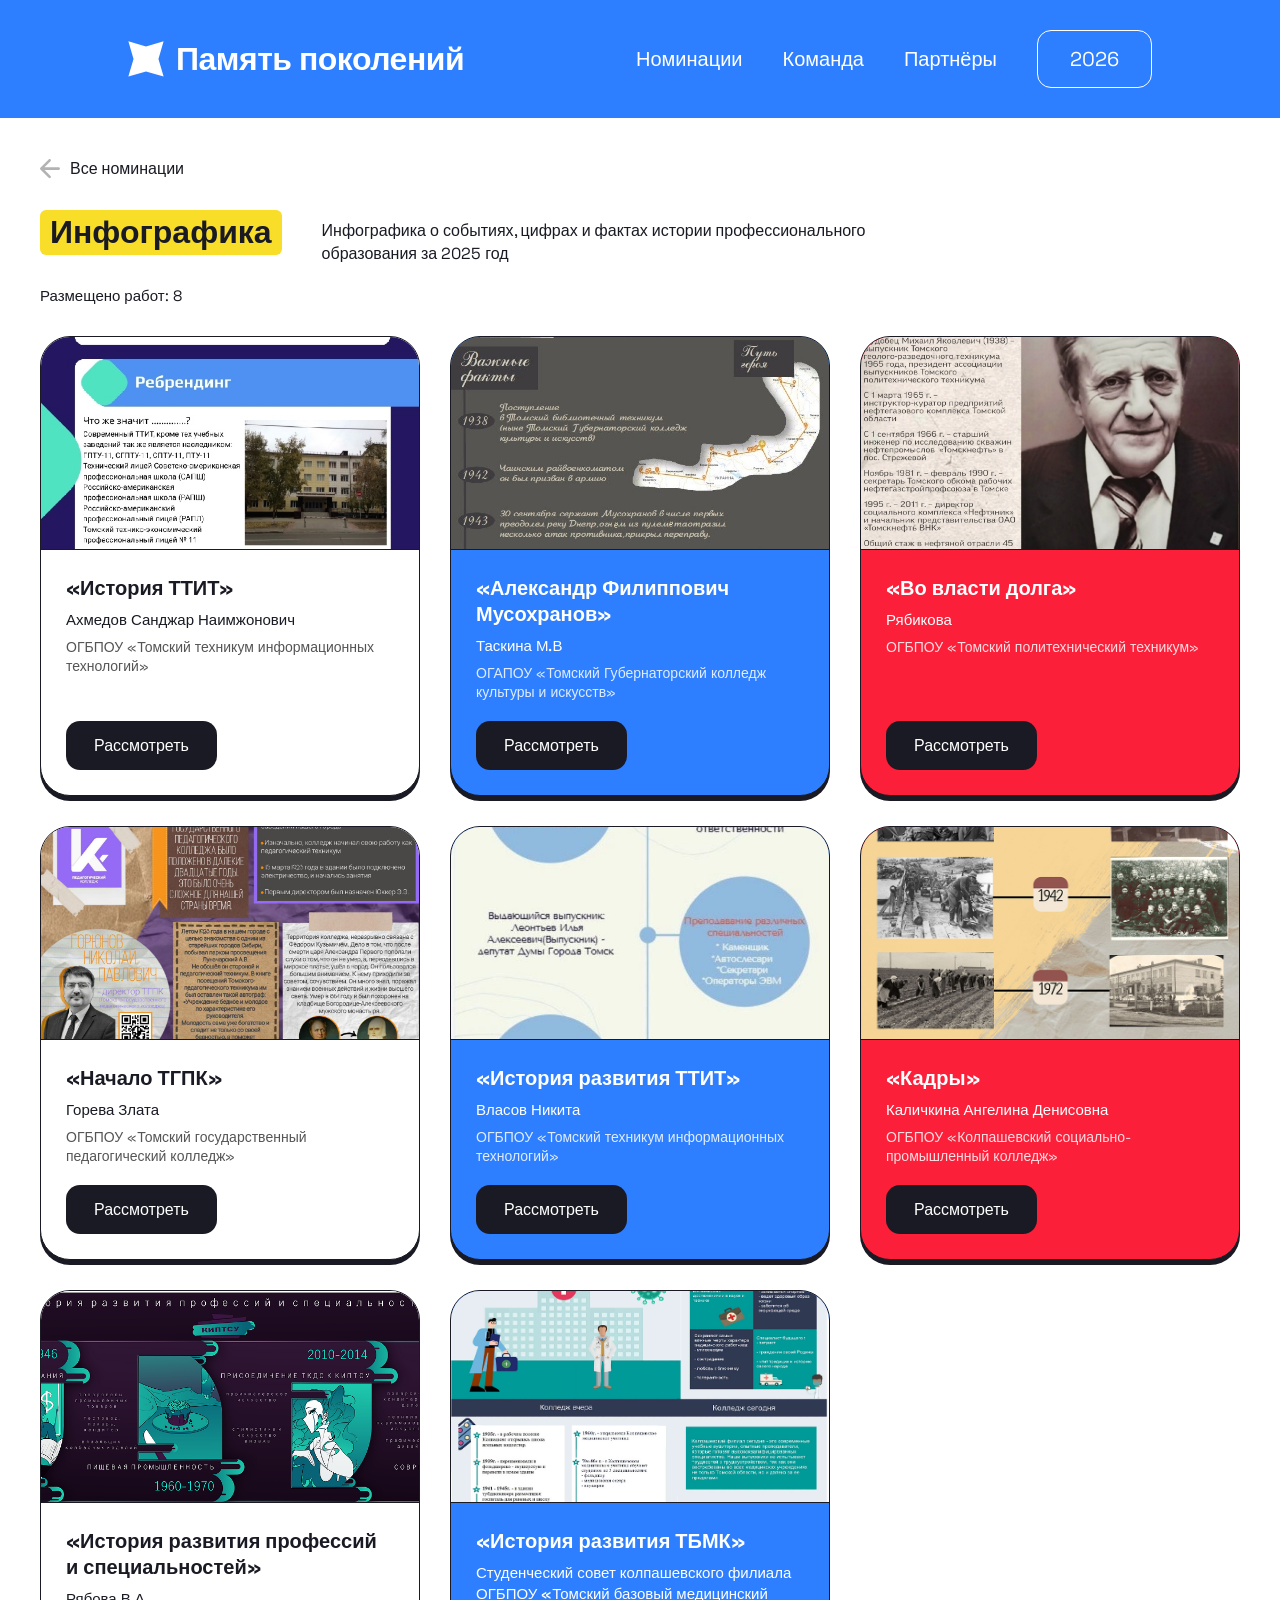
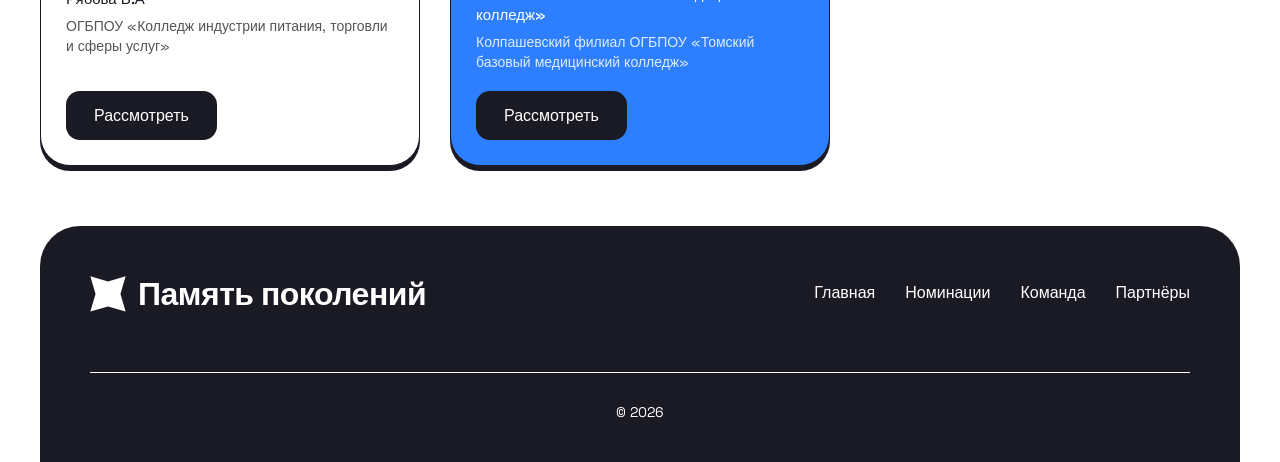
<file: 2025/infographic2.html>
<!DOCTYPE html>
<html lang="ru">
<head>
    <meta charset="UTF-8">
    <meta name="viewport" content="width=device-width, initial-scale=1.0">
    <title>Конкурсные работы — Память поколений</title>
    <link rel="stylesheet" href="../styles/main.css">
    <link rel="stylesheet" href="../styles/materials.css">
</head>
<body data-nomination="infographic" data-year="2025">

<header class="header">
    <div class="header__container">
        <a href="../index.html" class="header__logo">
            <img src="../images/mainBlock/star-icon-header.svg" alt="Память поколений" class="header__logo-img">
            <span class="header__logo-text">Память поколений</span>
        </a>

        <button class="header__burger" aria-label="Menu">
            <span></span>
            <span></span>
            <span></span>
        </button>

        <nav class="header__nav">
            <ul class="header__menu">
                <li><a href="../index.html#services" class="header__link">Номинации</a></li>
                <li><a href="../index.html#team" class="header__link">Команда</a></li>
                <li><a href="../index.html#testimonials" class="header__link">Партнёры</a></li>
                <li><a href="../infographic.html" class="header__btn">2026</a></li>
            </ul>
        </nav>
    </div>
</header>

<main>
    <section class="materials-hero">
        <div class="materials-hero__container">
            <a href="../index.html#services" class="materials-hero__back">
                <img src="../images/Testimonials/Arrow-left.svg" alt="Назад к номинациям">
                <span>Все номинации</span>
            </a>
            <div class="materials-hero__header">
                <h1 class="materials-hero__label" id="nominationLabel">Видеоролик</h1>
                <p class="materials-hero__description" id="nominationDescription"></p>
            </div>
            <p class="materials-hero__count" id="worksCount"></p>
        </div>
    </section>

    <section class="works">
        <div class="works__container">
            <div class="works__grid" id="worksGrid">
            </div>
        </div>
    </section>
</main>

<div class="work-modal" id="workModal" aria-hidden="true">
    <div class="work-modal__overlay" id="workModalOverlay"></div>
    <div class="work-modal__card">
        <button class="work-modal__close" id="workModalClose" aria-label="Закрыть">
            <img src="../images/WorkingProcess/plus.svg" alt="">
        </button>
        <h3 class="work-modal__title" id="workModalTitle"></h3>
        <div class="work-modal__media" id="workModalMedia"></div>
        <div class="work-modal__meta" id="workModalMeta"></div>
    </div>
</div>

<footer class="footer">
    <div class="footer__container">
        <div class="footer__top">
            <a href="../index.html" class="header__logo">
                <img src="../images/mainBlock/star-icon-header.svg" alt="Память поколений" class="header__logo-img">
                <span class="header__logo-text">Память поколений</span>
            </a>
            <nav class="footer__nav">
                <ul class="footer__menu">
                    <li><a href="../index.html" class="footer__link">Главная</a></li>
                    <li><a href="../index.html#services" class="footer__link">Номинации</a></li>
                    <li><a href="../index.html#team" class="footer__link">Команда</a></li>
                    <li><a href="../index.html#testimonials" class="footer__link">Партнёры</a></li>
                </ul>
            </nav>
        </div>

        <hr class="footer__line">

        <div class="footer__bottom">
            <p>© 2026</p>
        </div>
    </div>
</footer>

<script src="../scripts/main.js"></script>
<script src="../scripts/year.js"></script>
<script src="../scripts/materials.js"></script>

</body>
</html>
</file>
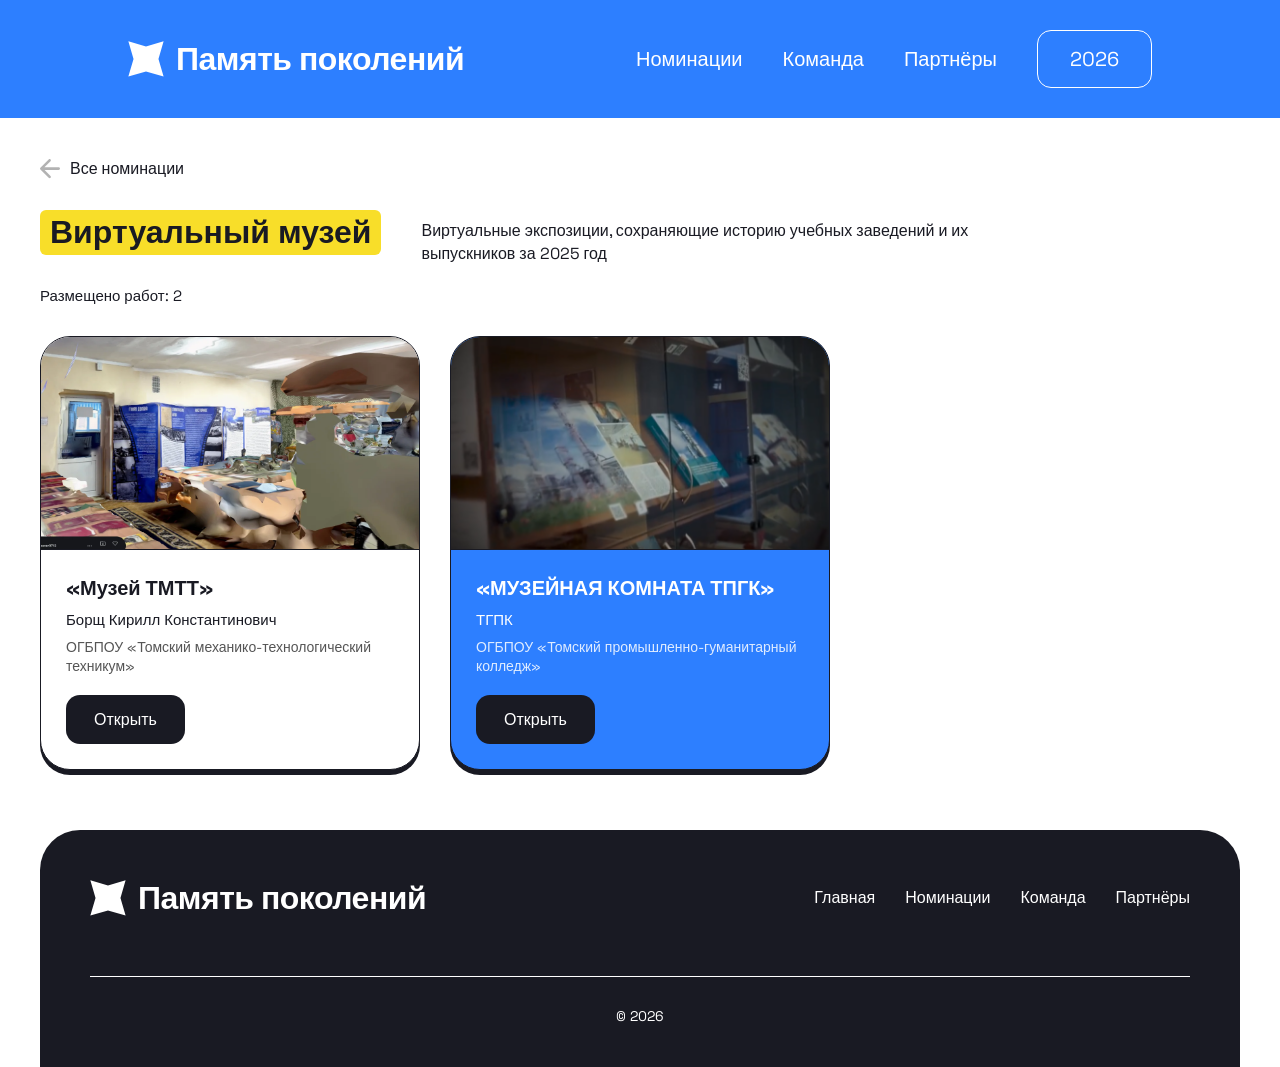
<file: 2025/museum2.html>
<!DOCTYPE html>
<html lang="ru">
<head>
    <meta charset="UTF-8">
    <meta name="viewport" content="width=device-width, initial-scale=1.0">
    <title>Конкурсные работы — Память поколений</title>
    <link rel="stylesheet" href="../styles/main.css">
    <link rel="stylesheet" href="../styles/materials.css">
</head>
<body data-nomination="museum" data-year="2025">

<header class="header">
    <div class="header__container">
        <a href="../index.html" class="header__logo">
            <img src="../images/mainBlock/star-icon-header.svg" alt="Память поколений" class="header__logo-img">
            <span class="header__logo-text">Память поколений</span>
        </a>

        <button class="header__burger" aria-label="Menu">
            <span></span>
            <span></span>
            <span></span>
        </button>

        <nav class="header__nav">
            <ul class="header__menu">
                <li><a href="../index.html#services" class="header__link">Номинации</a></li>
                <li><a href="../index.html#team" class="header__link">Команда</a></li>
                <li><a href="../index.html#testimonials" class="header__link">Партнёры</a></li>
                <li><a href="../museum.html" class="header__btn">2026</a></li>
            </ul>
        </nav>
    </div>
</header>

<main>
    <section class="materials-hero">
        <div class="materials-hero__container">
            <a href="../index.html#services" class="materials-hero__back">
                <img src="../images/Testimonials/Arrow-left.svg" alt="Назад к номинациям">
                <span>Все номинации</span>
            </a>
            <div class="materials-hero__header">
                <h1 class="materials-hero__label" id="nominationLabel">Видеоролик</h1>
                <p class="materials-hero__description" id="nominationDescription"></p>
            </div>
            <p class="materials-hero__count" id="worksCount"></p>
        </div>
    </section>

    <section class="works">
        <div class="works__container">
            <div class="works__grid" id="worksGrid">
            </div>
        </div>
    </section>
</main>

<div class="work-modal" id="workModal" aria-hidden="true">
    <div class="work-modal__overlay" id="workModalOverlay"></div>
    <div class="work-modal__card">
        <button class="work-modal__close" id="workModalClose" aria-label="Закрыть">
            <img src="../images/WorkingProcess/plus.svg" alt="">
        </button>
        <h3 class="work-modal__title" id="workModalTitle"></h3>
        <div class="work-modal__media" id="workModalMedia"></div>
        <div class="work-modal__meta" id="workModalMeta"></div>
    </div>
</div>

<footer class="footer">
    <div class="footer__container">
        <div class="footer__top">
            <a href="../index.html" class="header__logo">
                <img src="../images/mainBlock/star-icon-header.svg" alt="Память поколений" class="header__logo-img">
                <span class="header__logo-text">Память поколений</span>
            </a>
            <nav class="footer__nav">
                <ul class="footer__menu">
                    <li><a href="../index.html" class="footer__link">Главная</a></li>
                    <li><a href="../index.html#services" class="footer__link">Номинации</a></li>
                    <li><a href="../index.html#team" class="footer__link">Команда</a></li>
                    <li><a href="../index.html#testimonials" class="footer__link">Партнёры</a></li>
                </ul>
            </nav>
        </div>

        <hr class="footer__line">

        <div class="footer__bottom">
            <p>© 2026</p>
        </div>
    </div>
</footer>

<script src="../scripts/main.js"></script>
<script src="../scripts/year.js"></script>
<script src="../scripts/materials.js"></script>

</body>
</html>
</file>
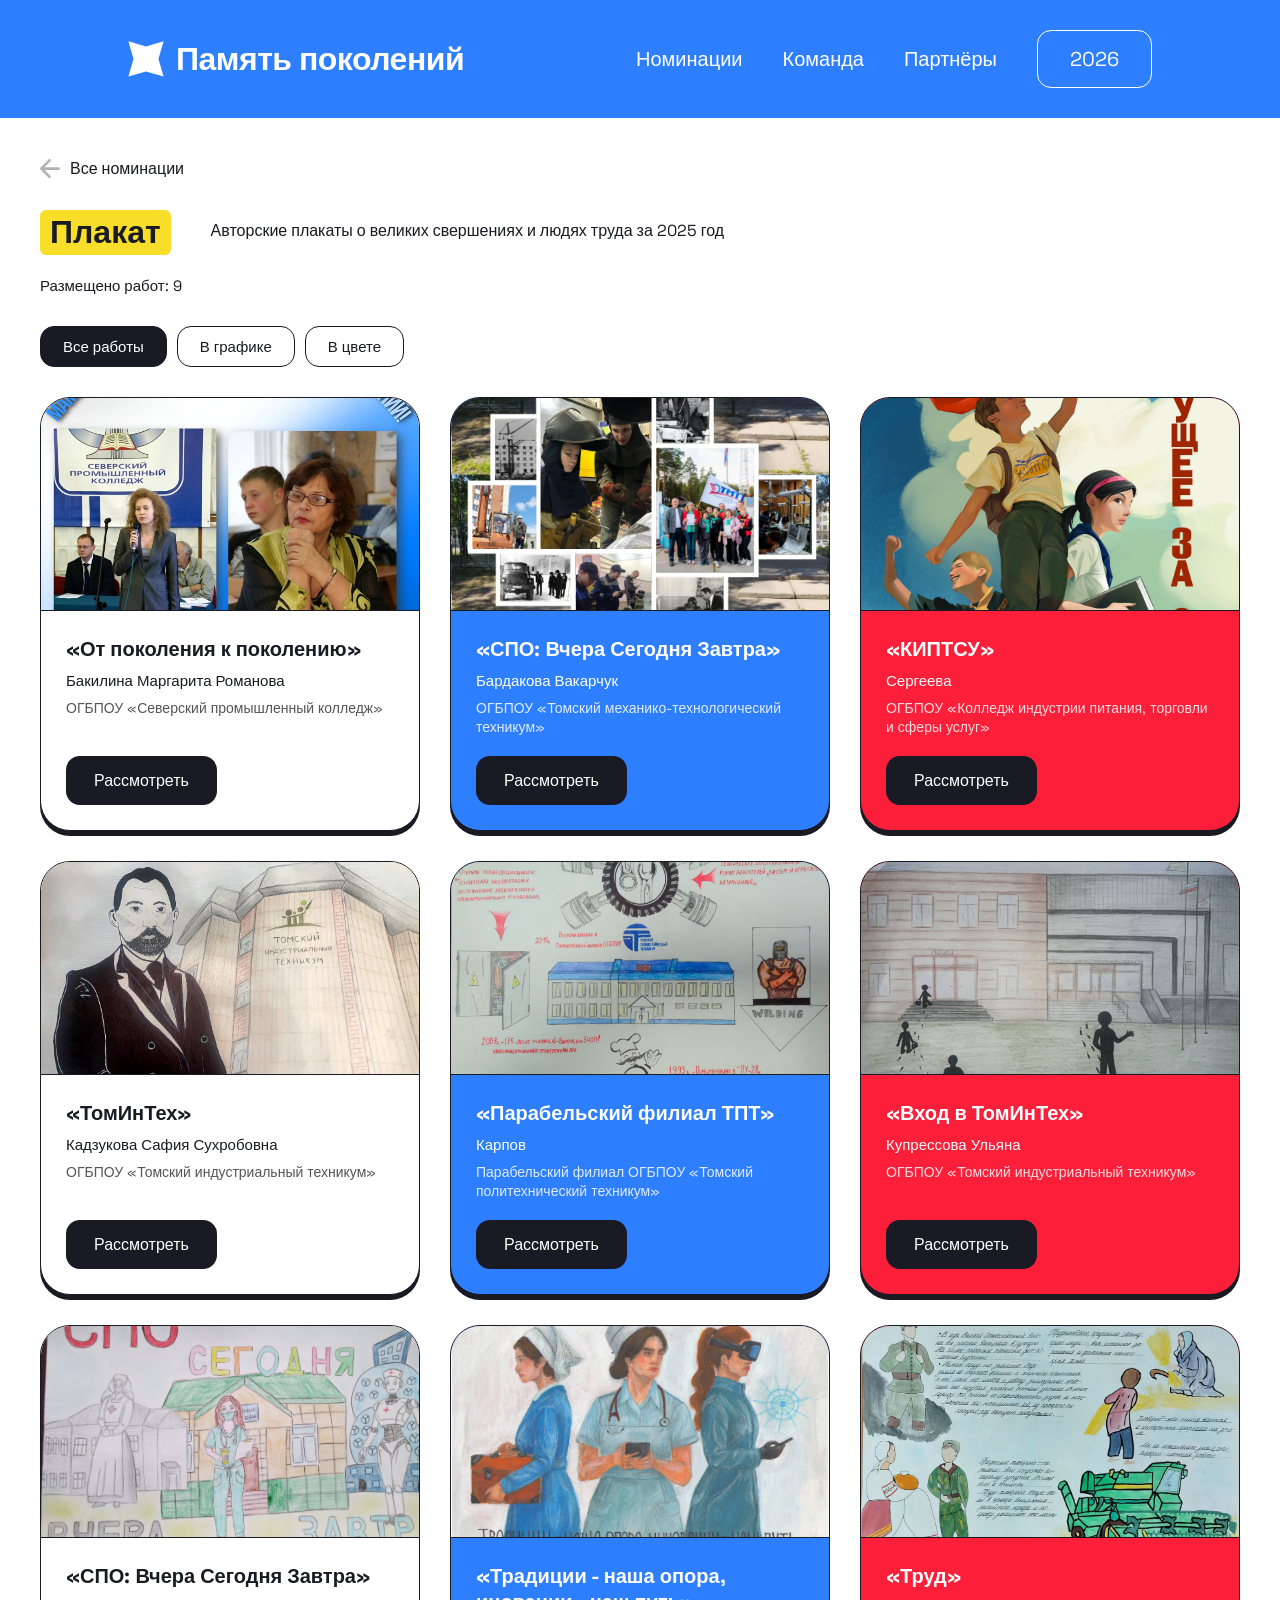
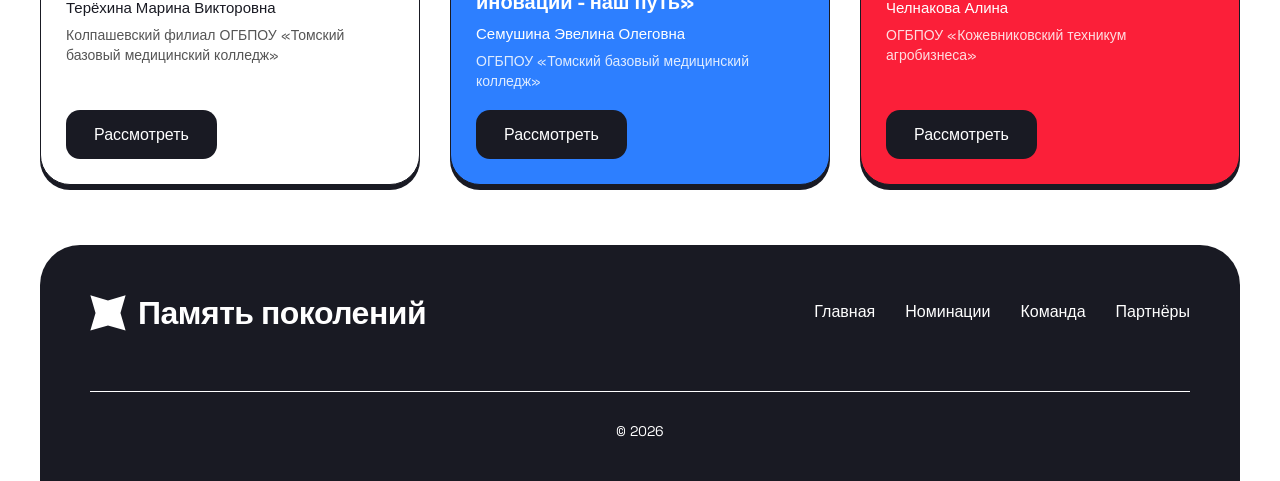
<file: 2025/poster2.html>
<!DOCTYPE html>
<html lang="ru">
<head>
    <meta charset="UTF-8">
    <meta name="viewport" content="width=device-width, initial-scale=1.0">
    <title>Конкурсные работы — Память поколений</title>
    <link rel="stylesheet" href="../styles/main.css">
    <link rel="stylesheet" href="../styles/materials.css">
</head>
<body data-nomination="poster" data-year="2025">

<header class="header">
    <div class="header__container">
        <a href="../index.html" class="header__logo">
            <img src="../images/mainBlock/star-icon-header.svg" alt="Память поколений" class="header__logo-img">
            <span class="header__logo-text">Память поколений</span>
        </a>

        <button class="header__burger" aria-label="Menu">
            <span></span>
            <span></span>
            <span></span>
        </button>

        <nav class="header__nav">
            <ul class="header__menu">
                <li><a href="../index.html#services" class="header__link">Номинации</a></li>
                <li><a href="../index.html#team" class="header__link">Команда</a></li>
                <li><a href="../index.html#testimonials" class="header__link">Партнёры</a></li>
                <li><a href="../poster.html" class="header__btn">2026</a></li>
            </ul>
        </nav>
    </div>
</header>

<main>
    <section class="materials-hero">
        <div class="materials-hero__container">
            <a href="../index.html#services" class="materials-hero__back">
                <img src="../images/Testimonials/Arrow-left.svg" alt="Назад к номинациям">
                <span>Все номинации</span>
            </a>
            <div class="materials-hero__header">
                <h1 class="materials-hero__label" id="nominationLabel">Видеоролик</h1>
                <p class="materials-hero__description" id="nominationDescription"></p>
            </div>
            <p class="materials-hero__count" id="worksCount"></p>
        </div>
    </section>

    <section class="works">
        <div class="works__container">
            <div class="works__grid" id="worksGrid">
            </div>
        </div>
    </section>
</main>

<div class="work-modal" id="workModal" aria-hidden="true">
    <div class="work-modal__overlay" id="workModalOverlay"></div>
    <div class="work-modal__card">
        <button class="work-modal__close" id="workModalClose" aria-label="Закрыть">
            <img src="../images/WorkingProcess/plus.svg" alt="">
        </button>
        <h3 class="work-modal__title" id="workModalTitle"></h3>
        <div class="work-modal__media" id="workModalMedia"></div>
        <div class="work-modal__meta" id="workModalMeta"></div>
    </div>
</div>

<footer class="footer">
    <div class="footer__container">
        <div class="footer__top">
            <a href="../index.html" class="header__logo">
                <img src="../images/mainBlock/star-icon-header.svg" alt="Память поколений" class="header__logo-img">
                <span class="header__logo-text">Память поколений</span>
            </a>
            <nav class="footer__nav">
                <ul class="footer__menu">
                    <li><a href="../index.html" class="footer__link">Главная</a></li>
                    <li><a href="../index.html#services" class="footer__link">Номинации</a></li>
                    <li><a href="../index.html#team" class="footer__link">Команда</a></li>
                    <li><a href="../index.html#testimonials" class="footer__link">Партнёры</a></li>
                </ul>
            </nav>
        </div>

        <hr class="footer__line">

        <div class="footer__bottom">
            <p>© 2026</p>
        </div>
    </div>
</footer>

<script src="../scripts/main.js"></script>
<script src="../scripts/year.js"></script>
<script src="../scripts/materials.js"></script>

</body>
</html>
</file>
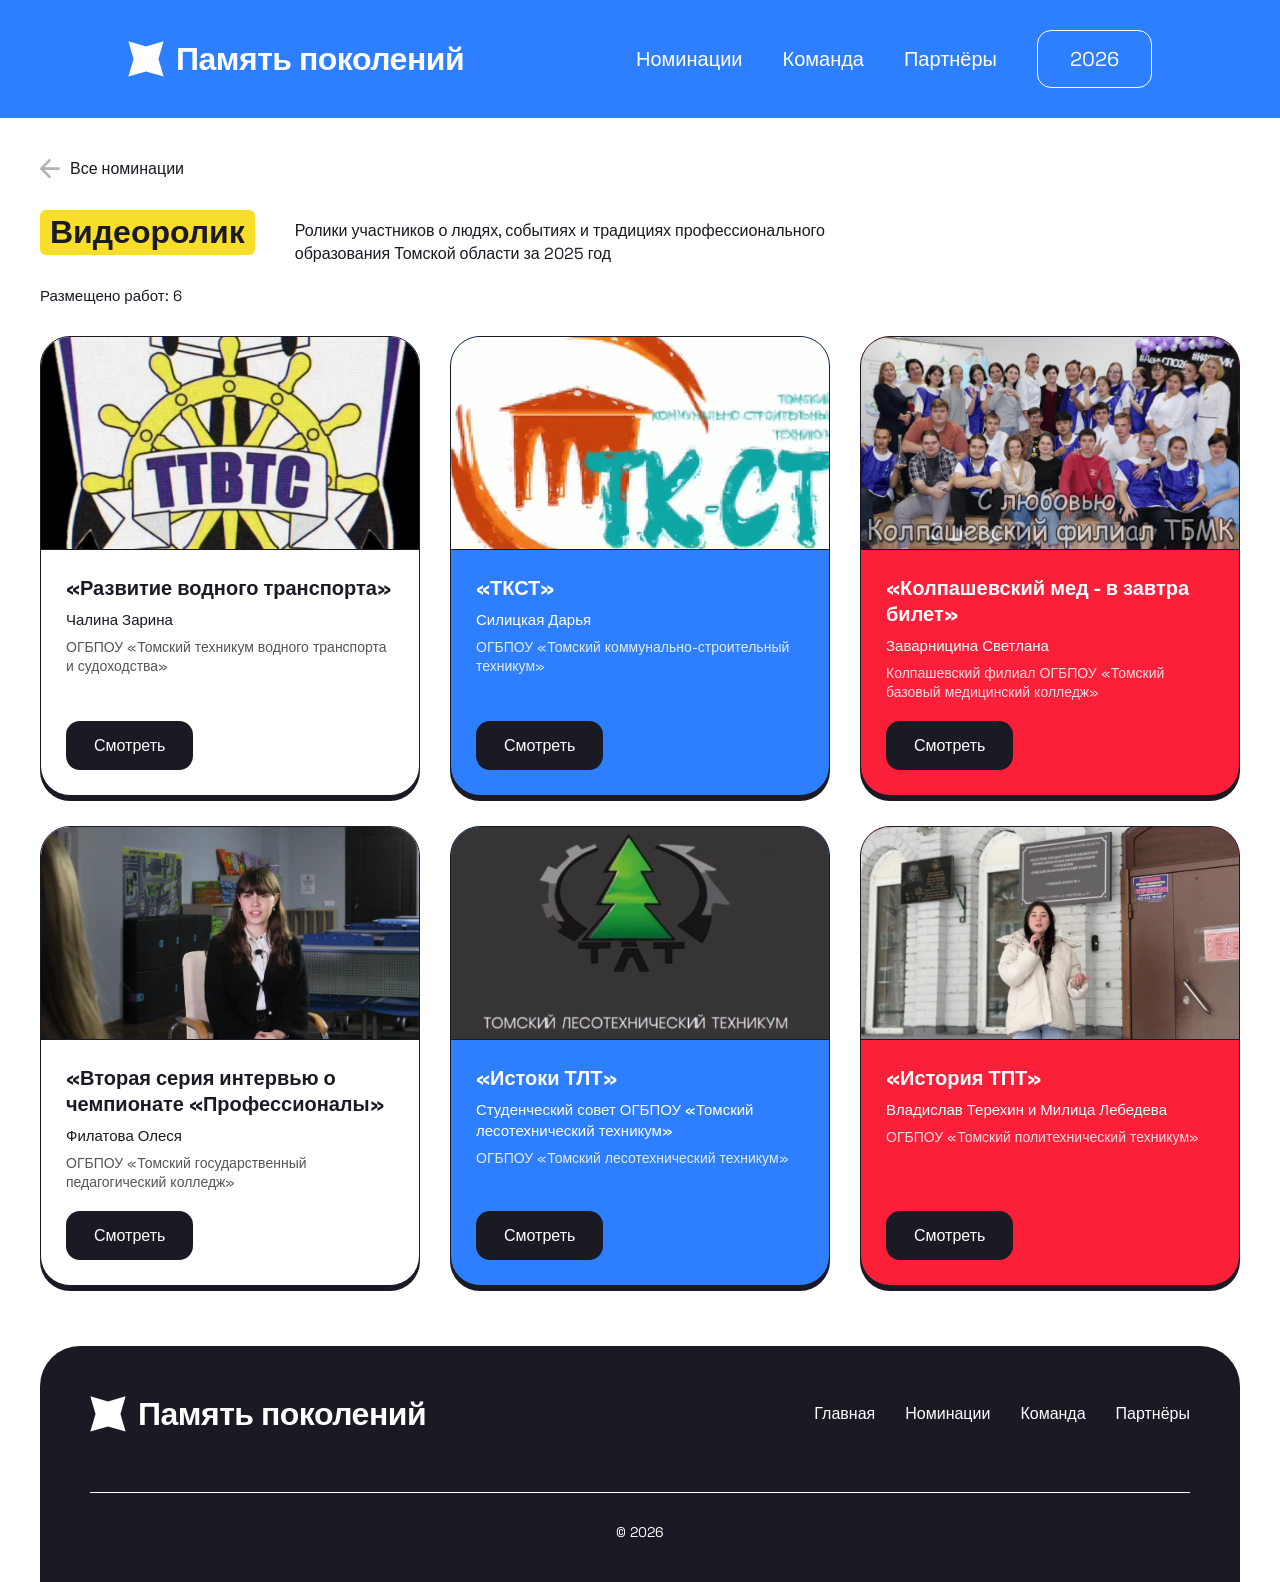
<file: 2025/video2.html>
<!DOCTYPE html>
<html lang="ru">
<head>
    <meta charset="UTF-8">
    <meta name="viewport" content="width=device-width, initial-scale=1.0">
    <title>Конкурсные работы — Память поколений</title>
    <link rel="stylesheet" href="../styles/main.css">
    <link rel="stylesheet" href="../styles/materials.css">
</head>
<body data-nomination="video" data-year="2025">

<header class="header">
    <div class="header__container">
        <a href="../index.html" class="header__logo">
            <img src="../images/mainBlock/star-icon-header.svg" alt="Память поколений" class="header__logo-img">
            <span class="header__logo-text">Память поколений</span>
        </a>

        <button class="header__burger" aria-label="Menu">
            <span></span>
            <span></span>
            <span></span>
        </button>

        <nav class="header__nav">
            <ul class="header__menu">
                <li><a href="../index.html#services" class="header__link">Номинации</a></li>
                <li><a href="../index.html#team" class="header__link">Команда</a></li>
                <li><a href="../index.html#testimonials" class="header__link">Партнёры</a></li>
                <li><a href="../video.html" class="header__btn">2026</a></li>
            </ul>
        </nav>
    </div>
</header>

<main>
    <section class="materials-hero">
        <div class="materials-hero__container">
            <a href="../index.html#services" class="materials-hero__back">
                <img src="../images/Testimonials/Arrow-left.svg" alt="Назад к номинациям">
                <span>Все номинации</span>
            </a>
            <div class="materials-hero__header">
                <h1 class="materials-hero__label" id="nominationLabel">Видеоролик</h1>
                <p class="materials-hero__description" id="nominationDescription"></p>
            </div>
            <p class="materials-hero__count" id="worksCount"></p>
        </div>
    </section>

    <section class="works">
        <div class="works__container">
            <div class="works__grid" id="worksGrid"></div>
        </div>
    </section>
</main>

<div class="work-modal" id="workModal" aria-hidden="true">
    <div class="work-modal__overlay" id="workModalOverlay"></div>
    <div class="work-modal__card">
        <button class="work-modal__close" id="workModalClose" aria-label="Закрыть">
            <img src="../images/WorkingProcess/plus.svg" alt="">
        </button>
        <h3 class="work-modal__title" id="workModalTitle"></h3>
        <div class="work-modal__media" id="workModalMedia"></div>
        <div class="work-modal__meta" id="workModalMeta"></div>
    </div>
</div>

<footer class="footer">
    <div class="footer__container">
        <div class="footer__top">
            <a href="../index.html" class="header__logo">
                <img src="../images/mainBlock/star-icon-header.svg" alt="Память поколений" class="header__logo-img">
                <span class="header__logo-text">Память поколений</span>
            </a>
            <nav class="footer__nav">
                <ul class="footer__menu">
                    <li><a href="../index.html" class="footer__link">Главная</a></li>
                    <li><a href="../index.html#services" class="footer__link">Номинации</a></li>
                    <li><a href="../index.html#team" class="footer__link">Команда</a></li>
                    <li><a href="../index.html#testimonials" class="footer__link">Партнёры</a></li>
                </ul>
            </nav>
        </div>

        <hr class="footer__line">

        <div class="footer__bottom">
            <p>© 2026</p>
        </div>
    </div>
</footer>

<script src="../scripts/main.js"></script>
<script src="../scripts/year.js"></script>
<script src="../scripts/materials.js"></script>

</body>
</html>
</file>
<file: styles/main.css>
@import url('https://fonts.googleapis.com/css2?family=Space+Grotesk:wght@400;500;600;700&display=swap');

:root {
    --color-primary: #B9FF66;
    --color-dark: #191A23;
    --color-light: #F3F3F3;
    --color-white: #FFFFFF;
}

* {
    box-sizing: border-box;
    margin: 0;
    padding: 0;
}

body {
    font-family: 'Space Grotesk', sans-serif;
    color: var(--color-dark);
    line-height: 1.4;
    width: 100%;
    overflow-x: hidden;
    background-color: var(--color-white);
}

/* Typography */
h1, .h1 {
    font-size: 50px;
    font-weight: 700;
    line-height: 1.15;
    margin: 0;
}

h2, .h2 {
    font-size: 40px;
    font-weight: 700;
    line-height: 1.2;
    margin: 0;
}

h3, .h3 {
    font-size: 32px;
    font-weight: 700;
    line-height: 1.25;
    margin: 0;
}

h4, .h4 {
    font-size: 24px;
    font-weight: 600;
    line-height: 1.3;
    margin: 0;
}

h5, .h5 {
    font-size: 20px;
    font-weight: 500;
    line-height: 1.4;
    margin: 0;
}

/* Header */
.header {
    width: 100%;
    margin: 0 auto;
    padding: 30px 10%;
    background-color: #2D7FFF;
}

.header__container {
    display: flex;
    justify-content: space-between;
    align-items: center;
    position: relative;
}

.header__logo {
    display: flex;
    align-items: center;
    gap: 12px;
    text-decoration: none;
    z-index: 2;
}

.header__logo-img {
    display: block;
    height: 36px;
    width: auto;
}

.header__logo-text {
    font-size: 32px;
    font-weight: 700;
    color: var(--color-white);
    letter-spacing: -0.5px;
    line-height: 1;
}

.header__burger {
    display: none;
    flex-direction: column;
    justify-content: space-between;
    width: 30px;
    height: 21px;
    background: transparent;
    border: none;
    cursor: pointer;
    padding: 0;
    z-index: 4;
    position: relative;
}

.header__burger span {
    display: block;
    width: 100%;
    height: 3px;
    background-color: var(--color-white);
    border-radius: 3px;
    transition: all 0.3s ease;
}

.header__burger.active span:nth-child(1) {
    transform: translateY(9px) rotate(45deg);
}

.header__burger.active span:nth-child(2) {
    opacity: 0;
}

.header__burger.active span:nth-child(3) {
    transform: translateY(-9px) rotate(-45deg);
}

.header__nav {
    display: flex;
    align-items: center;
}

.header__menu {
    display: flex;
    align-items: center;
    list-style: none;
    gap: 40px;
}

.header__link {
    font-size: 20px;
    color: var(--color-white);
    text-decoration: none;
    transition: color 0.2s ease;
}

.header__link:hover {
    color: #F8DE29;
}

.header__btn {
    display: inline-block;
    padding: 14px 32px;
    border: 1px solid var(--color-white);
    border-radius: 14px;
    font-family: inherit;
    font-size: 20px;
    font-weight: 400;
    color: var(--color-white);
    text-decoration: none;
    cursor: pointer;
    transition: background-color 0.2s ease, color 0.2s ease;
}

.header__btn:hover {
    border-color: #F8DE29;
    color: #F8DE29;
}

/* Hero */
.hero {
    max-width: 1240px;
    margin: 0 auto;
    padding: 60px 20px;
}

.hero__container {
    display: grid;
    grid-template-columns: 531px 1fr;
    gap: 40px;
    align-items: center;
}

.hero__content {
    display: flex;
    flex-direction: column;
    align-items: flex-start;
}

.hero__title {
    max-width: 531px;
    margin-bottom: 35px;
}

.hero__description {
    width: 465px;
    margin-bottom: 35px;
    font-size: 20px;
    font-weight: 400;
    line-height: 28px;
}

.hero__button {
    display: inline-block;
    padding: 20px 35px;
    background-color: var(--color-dark);
    border-radius: 14px;
    font-size: 20px;
    font-weight: 400;
    color: var(--color-white);
    text-decoration: none;
    transition: background-color 0.2s ease, color 0.2s ease;
}

.hero__button:hover {
    background-color: #F8DE29;
    color: var(--color-dark);
}

.hero__image {
    display: flex;
    justify-content: flex-end;

}

.hero__image img {
    display: block;
    width: 92%;
    position: absolute;
    z-index: -1;
    height: auto;
    top: 26rem;
    left: 6rem;
    rotate: -20deg;
}


/*.brands {*/
/*    width: 100%;*/
/*    overflow: hidden;*/
/*    padding: 60px 0;*/
/*    margin-top: 20px;*/
/*}*/

/*.brands__strip {*/
/*    position: relative;*/
/*    width: 100%;*/
/*    padding: 40px 0;*/
/*    background-color: #FB1F39;*/
/*    transform: rotate(-2.5deg);*/
/*    overflow: hidden;*/
/*}*/

/*.brands__track {*/
/*    display: flex;*/
/*    width: max-content;*/
/*    animation: brands-scroll 20s linear infinite;*/
/*    will-change: transform;*/
/*}*/

/*.brands__set {*/
/*    display: flex;*/
/*    align-items: center;*/
/*    flex-shrink: 0;*/
/*}*/

/*.brands__link,*/
/*.brands__separator {*/
/*    display: inline-flex;*/
/*    align-items: center;*/
/*    margin-right: 80px;*/
/*    flex-shrink: 0;*/
/*    transform: rotate(2.5deg);*/
/*}*/

/*.brands__logo {*/
/*    display: block;*/
/*    height: 120px;*/
/*    width: auto;*/
/*}*/


/*@keyframes brands-scroll {*/
/*    from {*/
/*        transform: translateX(-50%);*/
/*    }*/
/*    to {*/
/*        transform: translateX(0);*/
/*    }*/
/*}*/
/*.brands__strip:hover .brands__track {*/
/*    animation-play-state: paused;*/
/*}*/

/* Services */
.services {
    max-width: 1240px;
    margin: 15% auto 3% auto;
    padding: 0 20px;
}

.services__header {
    display: flex;
    align-items: flex-start;
    gap: 40px;
    margin-bottom: 5%;
}

.services__title {
    background-color: #F8DE29;
    color: var(--color-dark);
    padding: 4px 10px;
    border-radius: 6px;
    font-size: 32px;
    font-weight: 700;
    margin: 0;
    white-space: nowrap;
}

.services__description {
    padding-top: 10px;
    display: flex;
    align-items: center;
    gap: 40px;
}

.services__grid {
    display: grid;
    grid-template-columns: repeat(2, 1fr);
    gap: 30px;
}

.services__card {
    border: 1px solid var(--color-dark);
    border-radius: 30px;
    padding: 40px;
    display: flex;
    justify-content: space-between;
    align-items: flex-start;
    box-shadow: 0 5px 0 var(--color-dark);
    position: relative;
    overflow: hidden;
}

.services__card--light {
    background-color: #FFFFFF;
}

.services__card--primary {
    background-color: #FB1F39;
}

.services__card--dark {
    background-color: #2D7FFF;
}

.services__card-info {
    display: flex;
    flex-direction: column;
    justify-content: space-between;
    z-index: 2;
    flex: 1;
    max-width: 50%;
    min-height: 200px;
}

.services__card-title, .services__card-title + p {
    font-size: 26px;
    font-weight: 600;
    line-height: 1.3;
    display: inline-block;
    border-radius: 6px;
    padding: 4px 8px;
    width: fit-content;
}

.services__card-title--primary, .services__card-title--primary + p {
    background-color: #e6e6e6;
    color: var(--color-dark);
}

.services__card-title--white {
    background-color: var(--color-white);
    color: var(--color-dark);
}

.services__card-link {
    display: inline-flex;
    align-items: center;
    gap: 12px;
    text-decoration: none;
    font-weight: 500;
    font-size: 18px;
    align-self: flex-start;
}

.services__card-icon {
    display: inline-flex;
    align-items: center;
    justify-content: center;
    width: 41px;
    height: 41px;
    border-radius: 50%;
    transition: transform 0.2s ease;
    flex-shrink: 0;
}

.services__card-icon-img {
    display: block;
}

.services__card-link:hover .services__card-icon {
    transform: rotate(45deg);
}

.services__card-image {
    display: flex;
    align-items: center;
    justify-content: flex-end;
    width: 50%;
    flex-shrink: 0;
}

.services__card-image img {
    max-width: 90%;
    max-height: 200px;
    object-fit: contain;
}

.services__card--light .services__card-icon,
.services__card--primary .services__card-icon {
    background-color: var(--color-dark);
}

.services__card--dark .services__card-icon {
    background-color: var(--color-white);
}

.services__card--light .services__card-link-text,
.services__card--primary .services__card-link-text {
    color: var(--color-dark);
}

.services__card--dark .services__card-link-text {
    color: var(--color-white);
}

/* Process */
.process {
    max-width: 1240px;
    margin: 0 auto 60px auto;
    padding: 0 20px;
    box-sizing: border-box;
}

.process__container {
    width: 100%;
}

.process__header {
    display: flex;
    align-items: center;
    gap: 40px;
    margin-bottom: 40px;
}

.process__title {
    background-color: #F8DE29;
    color: var(--color-dark);
    padding: 4px 10px;
    border-radius: 6px;
    font-size: 32px;
    font-weight: 700;
    margin: 0;
    white-space: nowrap;
}

.process__description {
    font-size: 16px;
    color: var(--color-dark);
    max-width: 500px;
    margin: 0;
    line-height: 1.4;
}

.process__list {
    display: flex;
    flex-direction: column;
    gap: 20px;
}

.process__item {
    background-color: var(--color-light);
    border: 1px solid var(--color-dark);
    border-radius: 40px;
    padding: 30px 50px;
    box-shadow: 0 6px 0 var(--color-dark);
    box-sizing: border-box;
    cursor: pointer;
    transition: background-color 0.2s ease;
}

.process__item--active {
    background-color: var(--color-primary);
}

.process__item-header {
    display: flex;
    align-items: center;
    justify-content: space-between;
}

.process__item-meta {
    display: flex;
    align-items: center;
    gap: 25px;
}

.process__item-number {
    font-size: 48px;
    font-weight: 700;
    color: var(--color-dark);
}

.process__item-title {
    font-size: 24px;
    font-weight: 700;
    margin: 0;
    color: var(--color-dark);
}

.process__item-toggle {
    background: var(--color-white);
    border: 1px solid var(--color-dark);
    border-radius: 50%;
    cursor: pointer;
    padding: 0;
    width: 48px;
    height: 48px;
    flex-shrink: 0;
    display: flex;
    align-items: center;
    justify-content: center;
}

.process__item-icon {
    width: 24px;
    height: 24px;
    display: block;
}

.process__item-body {
    display: none;
}

.process__item--active .process__item-body {
    display: block;
}

.process__item-line {
    border: none;
    border-top: 1px solid var(--color-dark);
    margin: 25px 0 20px 0;
}

.process__item-text {
    font-size: 16px;
    line-height: 1.5;
    color: var(--color-dark);
    margin: 0;
}

/* Team */
.team {
    max-width: 1240px;
    margin: 0 auto 60px auto;
    padding: 40px 20px;
    box-sizing: border-box;
    width: 100%;
}

.team__container {
    width: 100%;
}

.team__header {
    display: flex;
    align-items: center;
    gap: 40px;
    margin-bottom: 40px;
}

.team__title {
    background-color: #F8DE29;
    color: var(--color-dark);
    padding: 4px 10px;
    border-radius: 6px;
    font-size: 32px;
    font-weight: 700;
    margin: 0;
    white-space: nowrap;
}

.team__description {
    font-size: 16px;
    color: var(--color-dark);
    max-width: 500px;
    margin: 0;
    line-height: 1.4;
}

.team__grid {
    display: grid;
    grid-template-columns: repeat(2, 1fr);
    gap: 30px;
    margin-bottom: 30px;
}

.team__card {
    background-color: var(--color-white);
    border: 1px solid var(--color-dark);
    border-radius: 40px;
    padding: 35px 30px;
    box-shadow: 0 6px 0 var(--color-dark);
    box-sizing: border-box;
}

.team__card-header {
    display: flex;
    align-items: center;
    position: relative;
}

.team__card-avatar {
    width: 200px;
    height: 300px;
    margin-right: 30px;
    flex-shrink: 0;
    background-repeat: no-repeat;
    background-position: center;
    background-size: contain;
}

.team__card-avatar img {
    width: 100%;
    height: 100%;
    object-fit: cover;
    display: block;
}

.team__card-info {
    flex-grow: 1;
    padding-bottom: 5px;
}

.team__card-name {
    font-size: 18px;
    font-weight: 700;
    margin: 0 0 4px 0;
    color: var(--color-dark);
}

.team__card-social {
    position: absolute;
    top: 0;
    right: 0;
    display: block;
    width: 28px;
    height: 28px;
}

.team__card-social img {
    width: 100%;
    height: 100%;
    display: block;
}

.team__card-line {
    border: none;
    border-top: 1px solid var(--color-dark);
    margin: 15px 0 15px 0;
}

.team__card-text {
    font-size: 15px;
    line-height: 1.5;
    color: var(--color-dark);
    margin: 0;
}

.team__button {
    background-color: var(--color-dark);
    color: var(--color-white);
    border: none;
    border-radius: 12px;
    padding: 18px 35px;
    font-size: 16px;
    font-weight: 500;
    cursor: pointer;
    transition: background-color 0.2s ease;
    font-family: inherit;
}

.team__button:hover {
    background-color: #000000;
}

/* Testimonials */
.testimonials {
    width: 100%;
    box-sizing: border-box;
}

.testimonials__container {
    max-width: 1240px;
    margin: 0 auto;
    padding: 0 20px;
    box-sizing: border-box;
}

.testimonials__header {
    display: flex;
    align-items: center;
    gap: 40px;
    margin-bottom: 40px;
}

.testimonials__title {
    background-color: #F8DE29;
    color: var(--color-dark);
    padding: 4px 10px;
    border-radius: 6px;
    font-size: 32px;
    font-weight: 700;
    margin: 0;
    white-space: nowrap;
    flex-shrink: 0;
}

.testimonials__description {
    font-size: 16px;
    color: var(--color-dark);
    max-width: 500px;
    margin: 0;
    line-height: 1.4;
}

.testimonials__slider-wrap {
    border-radius: 40px;
    padding: 60px 0;
    box-sizing: border-box;
    width: 100%;
    overflow: hidden;
}

.testimonials__slider {
    display: flex;
    gap: 40px;
    transition: transform 0.4s ease-in-out;
    max-width: 580px;
    margin: 0 auto;
}

.testimonials__card {
    flex: 0 0 100%;
    max-width: 100%;
    box-sizing: border-box;
    text-align: center;
}

.testimonials__card img {
    height: 200px;
}

.testimonials__card-meta {
    display: flex;
    flex-direction: column;
}

.testimonials__card-author {
    font-style: normal;
    font-size: 18px;
    font-weight: 700;
    margin-bottom: 4px;
    margin-top: 1rem;
}


.testimonials__controls {
    display: flex;
    align-items: center;
    justify-content: space-between;
    max-width: 580px;
    margin: 40px auto 0 auto;
    padding: 0 20px;
    box-sizing: border-box;
}

.testimonials__arrow {
    background: none;
    border: none;
    cursor: pointer;
    padding: 10px;
    display: flex;
    align-items: center;
    justify-content: center;
    width: 40px;
    height: 40px;
    transition: opacity 0.2s;
}

.testimonials__arrow:hover {
    opacity: 0.7;
}

.testimonials__arrow img {
    width: 100%;
    height: 100%;
    display: block;
}

.testimonials__dots {
    display: flex;
    gap: 12px;
    align-items: center;
}

.testimonials__dot {
    width: 14px;
    height: 14px;
    background-image: url('../images/Testimonials/Vector.svg');
    background-repeat: no-repeat;
    background-position: center;
    background-size: contain;
    display: block;
    cursor: pointer;
}

.testimonials__dot--active {
    background-image: url('../images/Testimonials/Vector-active.svg');
}

/* Footer */
.footer {
    max-width: 1240px;
    margin: 0 auto;
    padding: 0 20px;
}

.footer__container {
    background-color: var(--color-dark);
    border-top-left-radius: 40px;
    border-top-right-radius: 40px;
    padding: 50px 50px 40px 50px;
}

.footer__top {
    display: flex;
    align-items: center;
    justify-content: space-between;
    margin-bottom: 60px;
}

.footer__logo {
    display: flex;
    align-items: center;
    gap: 12px;
    text-decoration: none;
}

.footer__logo img {
    display: block;
    height: 24px;
}

.footer__nav {
    display: flex;
}

.footer__menu {
    list-style: none;
    margin: 0;
    padding: 0;
    display: flex;
    gap: 30px;
}

.footer__link {
    color: var(--color-white);
    text-decoration: none;
    font-size: 16px;
}

.footer__link:hover {
    color: #F8DE29;;
}

.footer__socials {
    display: flex;
    gap: 15px;
}

.footer__social {
    display: block;
    width: 28px;
    height: 28px;
}

.footer__social img {
    width: 100%;
    height: 100%;
    display: block;
}

.footer__middle {
    display: flex;
    justify-content: space-around;
    align-items: flex-start;
    gap: 40px;
    flex-wrap: wrap;
    margin-bottom: 60px;
}

.footer__contact {
    display: flex;
    flex-direction: column;
    align-items: flex-start;
    gap: 20px;
}

.footer__contact-label {
    background-color: #F8DE29;
    color: var(--color-dark);
    padding: 4px 10px;
    border-radius: 6px;
    font-size: 16px;
    font-weight: 700;
    display: inline-block;
}

.footer__contact-list {
    list-style: none;
    margin: 0;
    padding: 0;
    display: flex;
    flex-direction: column;
    gap: 12px;
}

.footer__contact-list li {
    color: var(--color-white);
    font-size: 16px;
    line-height: 1.4;
}

.footer__contact-list a {
    color: var(--color-white);
    text-decoration: none;
}

.footer__contact-list a:hover {
    color: #F8DE29;
}


.footer__line {
    border: none;
    border-top: 1px solid var(--color-white);
    margin: 0 0 30px 0;
    width: 100%;
}


.footer__bottom {
    text-align: center;
}

.footer__bottom p {
    color: var(--color-white);
    font-size: 14px;
    margin: 0;
}

.footer__bottom a {
    color: var(--color-white);
    font-size: 14px;
    text-decoration: none;
}

.footer__bottom a:hover {
    color: #F8DE29;
}

#contactsVK {
    text-align: center;
    align-items: center;
}


/* Responsive */
@media (max-width: 1025px) {
    h1, .h1 {
        font-size: 48px;
    }

    h2, .h2 {
        font-size: 36px;
    }

    h3, .h3 {
        font-size: 28px;
    }

    .header {
        width: 100%;
        margin: 0 auto;
        padding: 30px 4%;
        background-color: #2D7FFF;
    }

    main {
        padding-left: 1%;
        padding-right: 1%;
    }

    .team__card-avatar {
        width: 190px;
        height: 250px;
        margin-right: 30px;
        flex-shrink: 0;
        background-repeat: no-repeat;
        background-position: center;
        background-size: contain;
    }


    .header__menu {
        align-items: center;
        gap: 30px;
        width: 100%;
    }

    .header__menu li {
        width: 100%;
        text-align: center;
    }

    .header__link {
        font-size: 24px;
        font-weight: 600;
        display: block;
        padding: 10px 0;
    }

    .header__btn {
        width: 100%;
        max-width: 300px;
        text-align: center;
        display: inline-block;
    }

    .hero__image img {
        display: block;
        width: 96%;
        position: absolute;
        z-index: -1;
        height: auto;
        top: 27rem;
        left: 2rem;
        rotate: -19deg;
    }

    .services {
        margin-top: 12%;
    }

    .services__card-image img {
        padding-top: 25%;
        max-width: 90%;
        height: 200px;
        object-fit: contain;
    }

    .team {
        margin-bottom: 0;
    }

    .testimonials__slider {
        max-width: 500px;
    }

    .testimonials__controls {
        max-width: 500px;
    }

    .footer__middle {
        gap: 38px;
    }
}

@media (max-width: 995px) {
    .hero__image img {
        display: block;
        width: 90%;
        position: absolute;
        z-index: -1;
        height: auto;
        top: 34rem;
        left: 2rem;
        rotate: -8deg;
    }
}


@media (max-width: 880px) {

    .hero__image img {
        top: 33rem;
    }

    .header__burger {
        display: flex;
    }

    .header__nav {
        position: fixed;
        top: 0;
        right: 0;
        width: 30%;
        height: 100vh;
        background-color: #2D7FFF;
        transform: translateX(100%);
        transition: transform 0.3s ease;
        z-index: 3;
        padding: 100px 40px 40px;
        display: flex;
        flex-direction: column;
        align-items: center;
        justify-content: flex-start;
    }

    .header__nav > ul {
        display: flex;
        flex-direction: column;
    }

    .header__nav.active {
        transform: translateX(0);
    }

    .header__nav .header__link {
        color: var(--color-white);
    }

    .header__nav .header__btn {
        color: var(--color-white);
        border-color: var(--color-white);
    }

    .services__card-image img {
        padding-top: 50%;
        max-width: 90%;
        max-height: 190px;
        object-fit: contain;
    }

    .team__card-avatar img {
        width: 80%;
    }

    .team__card {
        padding: 25px 30px;
    }

    .team__card-avatar {
        margin-right: 0;
    }
}

@media (max-width: 769px) {
    .header__burger {
        display: flex;
    }

    .header__nav {
        position: fixed;
        top: 0;
        right: 0;
        width: 30%;
        height: 100vh;
        background-color: #2D7FFF;
        transform: translateX(100%);
        transition: transform 0.3s ease;
        z-index: 3;
        padding: 100px 40px 40px;
        display: flex;
        flex-direction: column;
        align-items: center;
        justify-content: flex-start;
    }

    .header__nav > ul {
        display: flex;
        flex-direction: column;
    }

    .header__nav.active {
        transform: translateX(0);
    }

    .header__nav .header__link {
        color: var(--color-white);
    }

    .header__nav .header__btn {
        color: var(--color-white);
        border-color: var(--color-white);
    }

    h1, .h1 {
        font-size: 40px;
    }

    h2, .h2 {
        font-size: 32px;
    }

    h3, .h3 {
        font-size: 24px;
    }

    .hero__container {
        grid-template-columns: 1fr;
        text-align: center;
    }

    .hero__content {
        align-items: center;
    }

    .hero__title {
        max-width: 100%;
    }

    .hero__description {
        width: 100%;
        max-width: 100%;
    }

    .hero__image {
        justify-content: center;
    }

    .hero__image img {
        display: block;
        width: 97%;
        position: absolute;
        z-index: -1;
        height: auto;
        top: 30rem;
        left: 1rem;
        rotate: 0deg;
    }

    .services {
        margin-top: 10%;
    }

    .services__grid {
        grid-template-columns: 1fr;
    }

    .services__header {
        flex-direction: column;
        align-items: flex-start;
        gap: 20px;
    }

    .services__card-image img {
        padding-top: 0;
        max-width: 90%;
        object-fit: contain;
    }

    .team {
        margin-bottom: 0;
    }

    .team__grid {
        grid-template-columns: repeat(1, 1fr);
    }

    .team__header {
        flex-direction: column;
        align-items: flex-start;
        gap: 15px;
    }

    .team__title {
        white-space: normal;
    }

    .process__header {
        flex-direction: column;
        align-items: flex-start;
        gap: 15px;
    }

    .process__title {
        font-size: 24px;
        white-space: normal;
    }

    .process__description {
        max-width: 100%;
        font-size: 14px;
    }

    .process__item {
        padding: 20px 25px;
        border-radius: 30px;
    }

    .process__item-number {
        font-size: 32px;
    }

    .process__item-title {
        font-size: 18px;
    }

    .process__item-text {
        font-size: 14px;
    }

    .testimonials__header {
        flex-direction: column;
        align-items: flex-start;
        gap: 15px;
    }

    .testimonials__title {
        white-space: normal;
    }

    .testimonials__slider {
        max-width: 85%;
    }

    .testimonials__controls {
        max-width: 85%;
        padding: 0 10px;
    }

    .testimonials__slider-wrap {
        border-radius: 30px;
    }

    .brands__strip {
        transform: rotate(-1deg);
        padding: 30px 0;
    }

    .brands__container {
        gap: 40px;
        padding: 0 30px;
        flex-wrap: nowrap;
        overflow-x: auto;
        justify-content: flex-start;
        -webkit-overflow-scrolling: touch;
        scrollbar-width: none;
        -ms-overflow-style: none;
    }

    .brands__container::-webkit-scrollbar {
        display: none;
    }

    .brands__logo {
        height: 36px;
        min-width: max-content;
    }

    .brands__separator {
        font-size: 24px;
        flex-shrink: 0;
    }

    .team__card-avatar {
        width: 200px;
        height: auto;
        flex-shrink: 0;
        background-repeat: no-repeat;
        background-position: center;
        background-size: contain;
    }

    .footer__container {
        padding: 30px 20px;
        border-top-left-radius: 30px;
        border-top-right-radius: 30px;
    }

    .footer__bottom {
        flex-direction: column;
        gap: 15px;
    }

    .footer__middle {
        display: grid;
        grid-template-columns: 1fr 1fr;
        grid-template-areas:
            "ad vk"
            "sn vk";
        gap: 20px;
    }

    #contactsAd {
        grid-area: ad;
    }

    #contactsSN {
        grid-area: sn;
    }

    #contactsVK {
        grid-area: vk;
    }

}

@media (max-width: 700px){

    .footer__nav{
        margin-left: 20px;
    }

    .footer__menu {
        flex-wrap: wrap;
        list-style: none;
        margin: 0;
        padding: 0;
        display: flex;
        gap: 10px;
    }
}

@media (max-width: 617px) {
    .hero__image img {
        top: 30rem;
        width: 92%;
    }
}

@media (max-width: 612px) {
    .hero__image img {
        top: 32rem;
    }
}

@media (max-width: 532px) {
    .hero__image img {
        top: 34rem;
    }
}

@media (max-width: 531px) {
    .hero__image img {
        top: 35rem;
    }
}

@media (max-width: 513px) {
    .hero__image img {
        top: 37rem;
    }
}

@media (max-width: 431px) {
    .hero__image img {
        top: 41rem;
    }
}


@media (max-width: 407px) {
    h1, .h1 {
        font-size: 32px;
    }

    h2, .h2 {
        font-size: 28px;
    }

    h3, .h3 {
        font-size: 22px;
    }

    .header {
        padding: 15px;
    }

    .header__nav {
        width: 50%;
    }

    .header__logo-text {
        font-size: 24px;
    }

    .header__menu {
        gap: 15px;
    }

    .header__link {
        font-size: 16px;
    }

    .header__btn {
        padding: 10px 20px;
        font-size: 16px;
    }

    .hero {
        padding: 40px 15px;
    }

    .hero__title {
        margin-bottom: 20px;
    }

    .hero__image img {
        display: block;
        width: 95%;
        position: absolute;
        z-index: -1;
        height: auto;
        top: 28rem;
        left: 1rem;
        rotate: 0deg;
    }

    .hero__description {
        font-size: 16px;
        line-height: 24px;
        margin-bottom: 25px;
    }

    .hero__button {
        padding: 15px 25px;
        font-size: 16px;
    }

    .brands {
        padding: 40px 0;
    }

    .brands__strip {
        transform: rotate(0deg);
        padding: 25px 0;
    }

    .brands__container {
        gap: 30px;
        padding: 0 20px;
    }

    .brands__logo {
        height: 30px;
    }

    .brands__separator {
        font-size: 20px;
    }

    .services {
        margin: 6% auto;
        padding: 0 15px;
    }

    .services__title {
        font-size: 24px;
    }

    .services__description {
        font-size: 14px;
        max-width: 100%;
    }

    .services__card {
        padding: 20px;
        border-radius: 20px;
    }

    .services__card-title {
        font-size: 20px;
    }

    .services__card-icon {
        width: 35px;
        height: 35px;
    }


    .services__card-icon-img {
        width: 16px;
        height: 16px;
    }

    .services__card-image img {
        padding-top: 35%;
        width: 90%;
        max-height: 190px;
    }

    .services__card-title, .services__card-title + p {
        font-size: 20px;
    }

    .process {
        padding: 0 15px;
    }

    .process__title {
        font-size: 24px;
    }

    .process__description {
        font-size: 14px;
    }

    .process__item {
        padding: 20px;
        border-radius: 20px;
    }

    .process__item-number {
        font-size: 28px;
    }

    .process__item-title {
        font-size: 16px;
    }

    .process__item-toggle {
        width: 32px;
        height: 32px;
    }

    .process__item-icon {
        width: 16px;
        height: 16px;
    }

    .process__item-text {
        font-size: 14px;
    }

    .team {
        padding: 30px 15px;
    }

    .team__title {
        font-size: 24px;
    }

    .team__grid {
        grid-template-columns: 1fr;
    }

    .team__card {
        padding: 25px 20px;
        border-radius: 30px;
    }

    .team__card-avatar {
        width: 110px;
        height: 150px;
    }

    .team__card-name {
        font-size: 16px;
    }


    .team__card-text {
        font-size: 13px;
    }

    .team__button {
        padding: 15px 25px;
        font-size: 14px;
    }

    .testimonials__container {
        padding: 0 15px;
    }

    .testimonials__title {
        font-size: 24px;
    }

    .testimonials__slider-wrap {
        border-radius: 25px;
    }

    .testimonials__card-bubble {
        padding: 24px 20px;
        border-radius: 20px;
    }

    .testimonials__card-bubble::after {
        left: 40px;
    }

    .testimonials__card-meta {
        padding-left: 40px;
    }

    .testimonials__card-author {
        font-size: 16px;
    }

    .footer {
        padding: 0 15px;
    }

    .footer__container {
        padding: 25px 15px;
        border-top-left-radius: 25px;
        border-top-right-radius: 25px;
    }

    .footer__logo img {
        height: 20px;
    }

    .footer__contact-label {
        font-size: 14px;
    }

    .footer__contact-list li {
        font-size: 14px;
    }

    .footer__subscribe {
        padding: 15px;
    }

    .footer__subscribe input {
        padding: 12px 15px;
        font-size: 14px;
    }

    .footer__subscribe button {
        padding: 12px 20px;
        font-size: 14px;
    }

    .footer__bottom p,
    .footer__bottom a {
        font-size: 12px;
    }

    .footer__menu {
        flex-direction: column;
        gap: 15px;
    }

    .footer__bottom {
        flex-direction: column;
        gap: 15px;
    }

    .footer__top {
        flex-direction: column;
        gap: 30px;
        align-items: flex-start;
    }

    .footer__middle {
        flex-direction: column;
        width: 100%;
        display: flex;
    }

    #contactsVK {
        text-align: left;
        align-items: flex-start;
    }
}

@media (max-width: 343px) {
    .hero__image img {
        top: 31rem;
    }
}
</file>
<file: styles/materials.css>
/* =========================================================
   Страница конкурсных материалов (номинации)
   Стиль согласован с main.css сайта «Память поколений»
   ========================================================= */

/* --- Шапка страницы номинации --- */
.materials-hero {
    max-width: 1240px;
    margin: 0 auto;
    padding: 40px 20px 0 20px;
}

.materials-hero__container {
    width: 100%;
}

.materials-hero__back {
    display: inline-flex;
    align-items: center;
    gap: 10px;
    text-decoration: none;
    color: var(--color-dark);
    font-size: 16px;
    font-weight: 500;
    margin-bottom: 30px;
    transition: color 0.2s ease;
}

.materials-hero__back img {
    width: 20px;
    height: 20px;
    display: block;
}

.materials-hero__back:hover {
    color: #2D7FFF;
}

.materials-hero__header {
    display: flex;
    align-items: flex-start;
    gap: 40px;
    margin-bottom: 20px;
}

.materials-hero__label {
    background-color: #F8DE29;
    color: var(--color-dark);
    padding: 4px 10px;
    border-radius: 6px;
    font-size: 32px;
    font-weight: 700;
    margin: 0;
    white-space: nowrap;
    flex-shrink: 0;
}

.materials-hero__description {
    padding-top: 10px;
    font-size: 16px;
    color: var(--color-dark);
    max-width: 600px;
    margin: 0;
    line-height: 1.4;
}

.materials-hero__count {
    font-size: 15px;
    color: var(--color-dark);
    margin: 0 0 30px 0;
}

/* --- Сетка работ --- */
.works {
    max-width: 1240px;
    margin: 0 auto 60px auto;
    padding: 0 20px;
}

.works__container {
    width: 100%;
}

.works__grid {
    display: grid;
    grid-template-columns: repeat(3, 1fr);
    gap: 30px;
}

.work-card {
    border: 1px solid var(--color-dark);
    border-radius: 30px;
    box-shadow: 0 5px 0 var(--color-dark);
    overflow: hidden;
    display: flex;
    flex-direction: column;
    background-color: var(--color-white);
    transition: transform 0.2s ease;
}

.work-card:hover {
    transform: translateY(-4px);
}

.work-card--primary {
    background-color: #2D7FFF;

}

.work-card--dark {
    background-color: #FB1F39;
}

.work-card__preview {
    display: block;
    width: 100%;
    aspect-ratio: 16 / 9;
    object-fit: cover;
    border-bottom: 1px solid var(--color-dark);
    background-color: var(--color-light);
}

.work-card__body {
    padding: 25px;
    display: flex;
    flex-direction: column;
    gap: 8px;
    flex: 1;
}

.work-card__title {
    font-size: 20px;
    font-weight: 700;
    line-height: 1.3;
    margin: 0;
    color: var(--color-dark);
}

.work-card--primary .work-card__title,
.work-card--dark .work-card__title {
    color: var(--color-white);
}

.work-card__author {
    font-size: 15px;
    font-weight: 500;
    color: var(--color-dark);
    margin: 0;
}

.work-card--primary .work-card__author,
.work-card--dark .work-card__author {
    color: var(--color-white);
}

.work-card__school {
    font-size: 14px;
    color: #555;
    margin: 0 0 10px 0;
    flex: 1;
}

.work-card--primary .work-card__school,
.work-card--dark .work-card__school {
    color: rgba(255, 255, 255, 0.85);
}

.work-card__btn {
    display: inline-block;
    padding: 14px 28px;
    background-color: var(--color-dark);
    border-radius: 14px;
    font-family: inherit;
    font-size: 16px;
    font-weight: 500;
    color: var(--color-white);
    text-decoration: none;
    border: none;
    cursor: pointer;
    align-self: flex-start;
    transition: background-color 0.2s ease, color 0.2s ease;
}

.work-card__btn:hover {
    background-color: #F8DE29;
    color: var(--color-dark);
}


/* --- Модальное окно просмотра работы --- */
.work-modal {
    position: fixed;
    inset: 0;
    z-index: 200;
    display: none;
    align-items: center;
    justify-content: center;
    padding: 20px;
}

.work-modal--open {
    display: flex;
}

.work-modal__overlay {
    position: absolute;
    inset: 0;
    background-color: rgba(25, 26, 35, 0.75);
}

.work-modal__card {
    position: relative;
    background-color: var(--color-white);
    border: 1px solid var(--color-dark);
    border-radius: 30px;
    box-shadow: 0 8px 0 var(--color-dark);
    padding: 40px;
    max-width: 860px;
    width: 100%;
    max-height: 90vh;
    overflow-y: auto;
    z-index: 201;
}

.work-modal__close {
    position: absolute;
    top: 20px;
    right: 20px;
    cursor: pointer;
    display: flex;
    align-items: center;
    justify-content: center;
    padding: 0;
    border: none;
    background-color: var(--color-white);
}

.work-modal__close img {
    width: 40px;
    height: 40px;
    transform: rotate(45deg);
}

.work-modal__title {
    font-size: 24px;
    font-weight: 700;
    margin: 0 60px 20px 0;
    color: var(--color-dark);
}

.work-modal__media {
    margin-bottom: 20px;
}

.work-modal__media iframe,
.work-modal__media img {
    width: 100%;
    border: 1px solid var(--color-dark);
    border-radius: 20px;
    display: block;
    background-color: var(--color-light);
}

.work-modal__media iframe {
    aspect-ratio: 16 / 9;
}

.work-modal__media img {
    max-height: 60vh;
    object-fit: contain;
}

.work-modal__meta p {
    font-size: 16px;
    color: var(--color-dark);
    margin: 0 0 6px 0;
}

/* --- Responsive --- */
@media (max-width: 1025px) {
    .works__grid {
        grid-template-columns: repeat(2, 1fr);
    }
}

@media (max-width: 769px) {
    .materials-hero__header {
        flex-direction: column;
        align-items: flex-start;
        gap: 15px;
    }

    .materials-hero__label {
        white-space: normal;
        font-size: 28px;
    }

    .materials-hero__description {
        padding-top: 0;
        max-width: 100%;
    }

    .works__grid {
        grid-template-columns: 1fr;
    }

    .work-modal__card {
        padding: 25px;
        border-radius: 20px;
    }

    .work-modal__title {
        font-size: 20px;
    }
}

@media (max-width: 407px) {
    .materials-hero__label {
        font-size: 24px;
    }

    .work-card__body {
        padding: 20px;
    }
}

/* --- Пустое состояние (работы года ещё нет) --- */
.works__empty {
    grid-column: 1 / -1;
    text-align: center;
    font-size: 18px;
    color: var(--color-dark);
    padding: 60px 20px;
    border: 1px solid var(--color-dark);
    border-radius: 30px;
    box-shadow: 0 5px 0 var(--color-dark);
    background-color: var(--color-light);
    margin: 0;
}

/* --- Табы подноминаций («Все работы» / «В цвете» / «В графике») --- */
.works__tabs {
    display: flex;
    flex-wrap: wrap;
    gap: 10px;
    margin-bottom: 30px;
}

.works__tab {
    padding: 10px 22px;
    border: 1px solid var(--color-dark);
    border-radius: 14px;
    background-color: var(--color-white);
    font-family: inherit;
    font-size: 15px;
    font-weight: 500;
    color: var(--color-dark);
    cursor: pointer;
    transition: background-color 0.2s ease, color 0.2s ease;
}

.works__tab:hover {
    background-color: #F8DE29;
    color: var(--color-dark);
}

.works__tab--active {
    background-color: var(--color-dark);
    color: var(--color-white);
}
</file>
